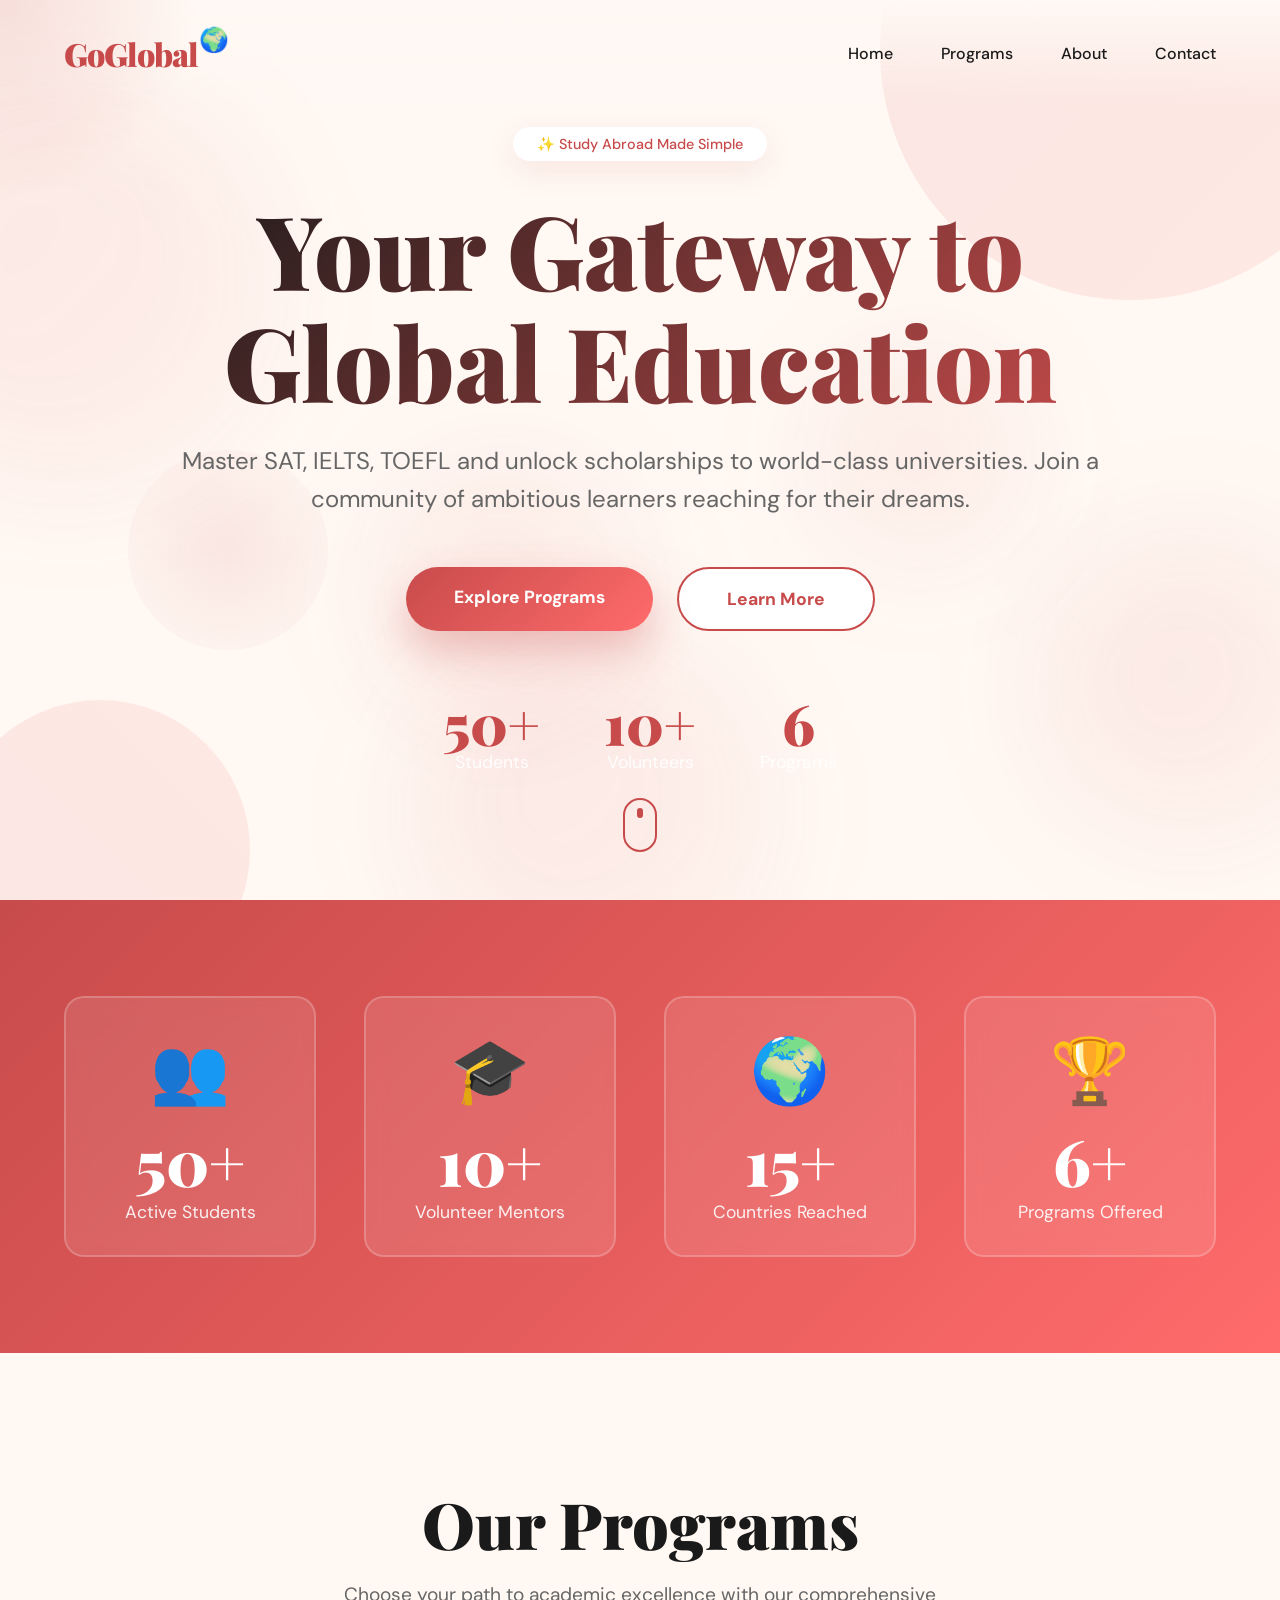
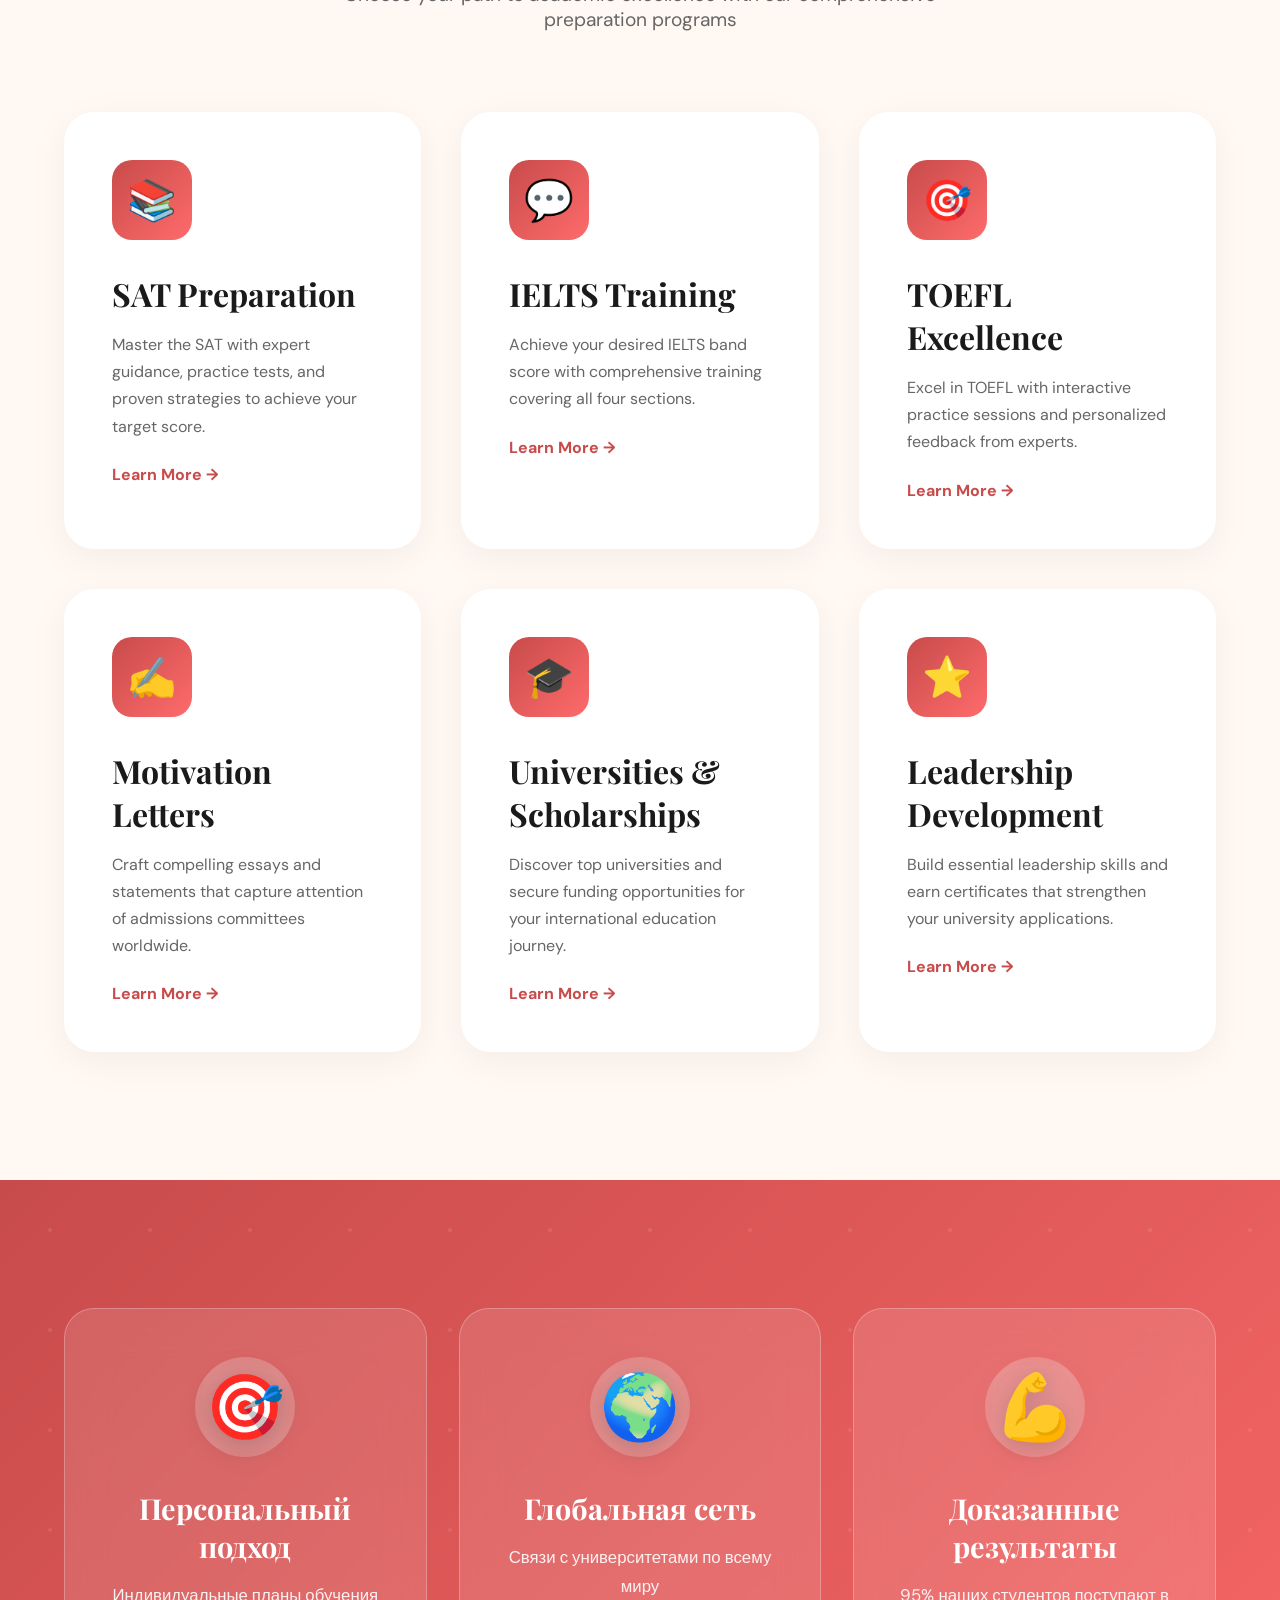
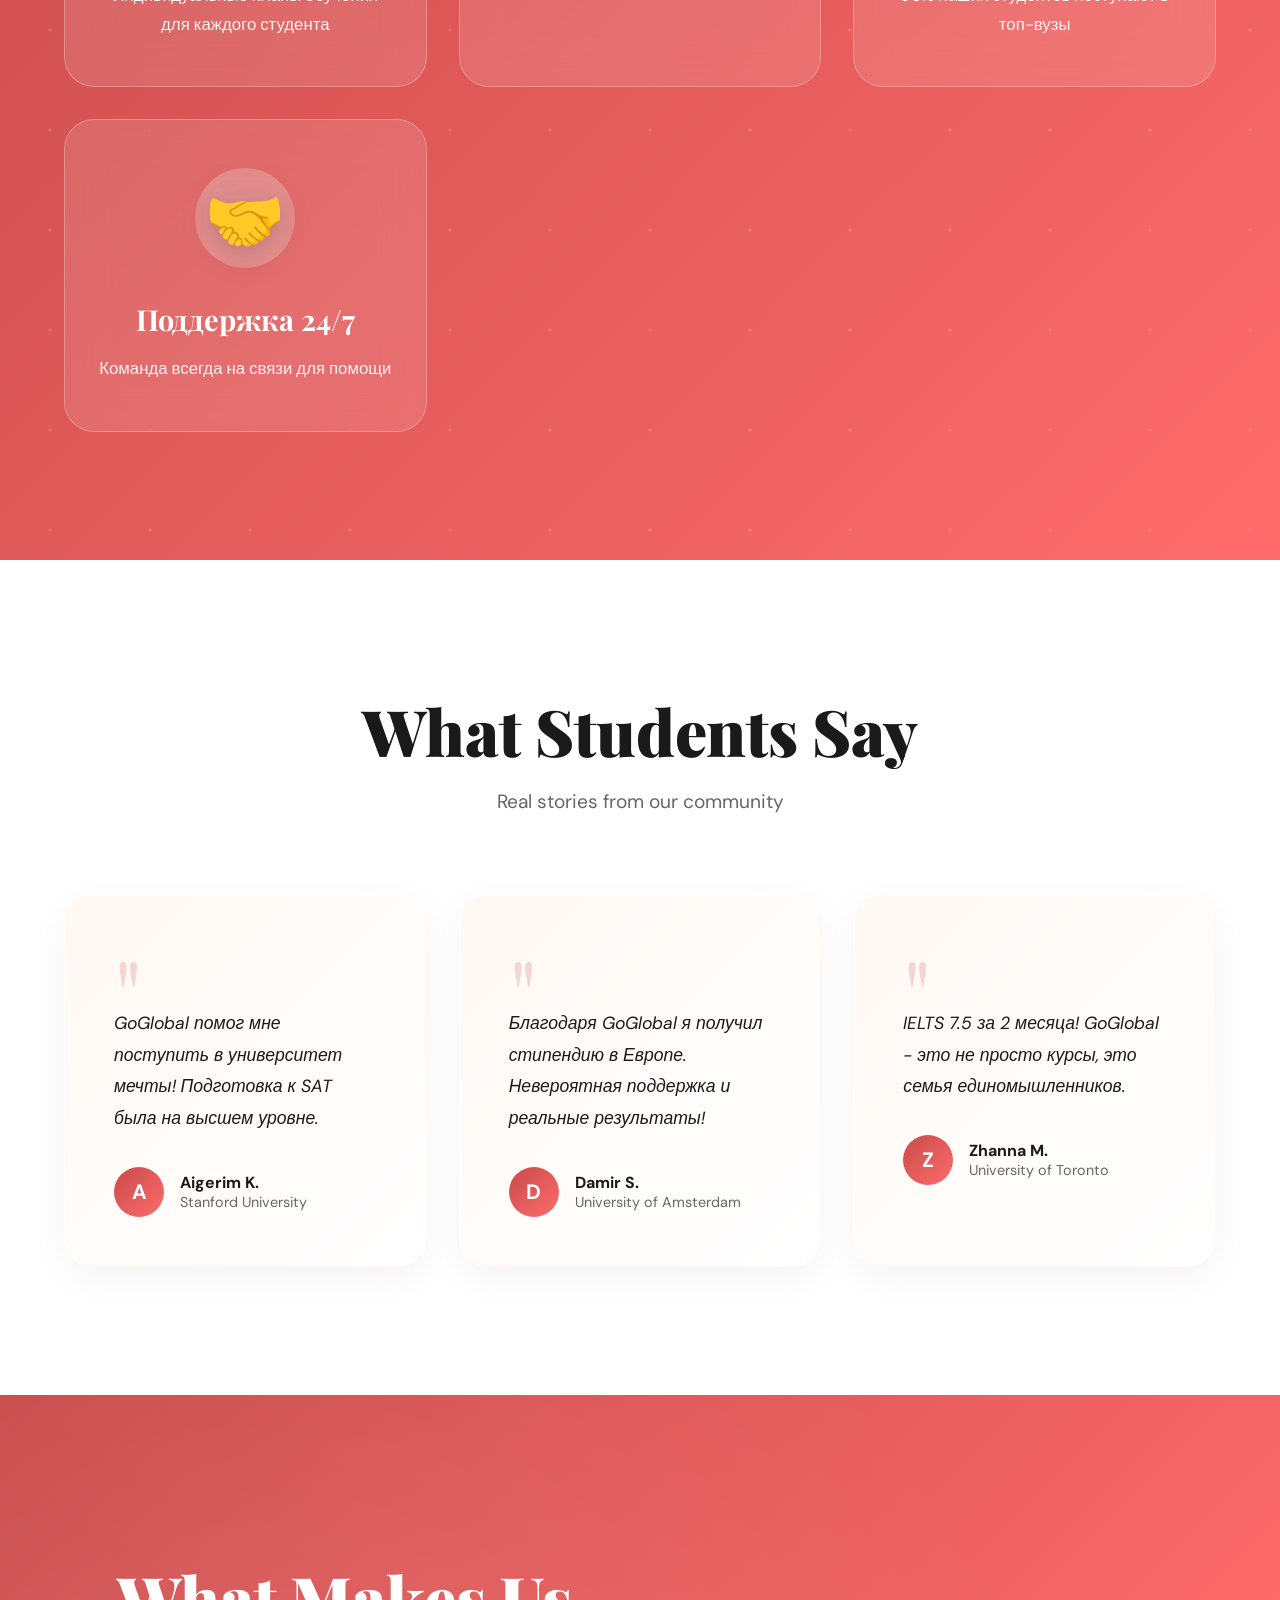
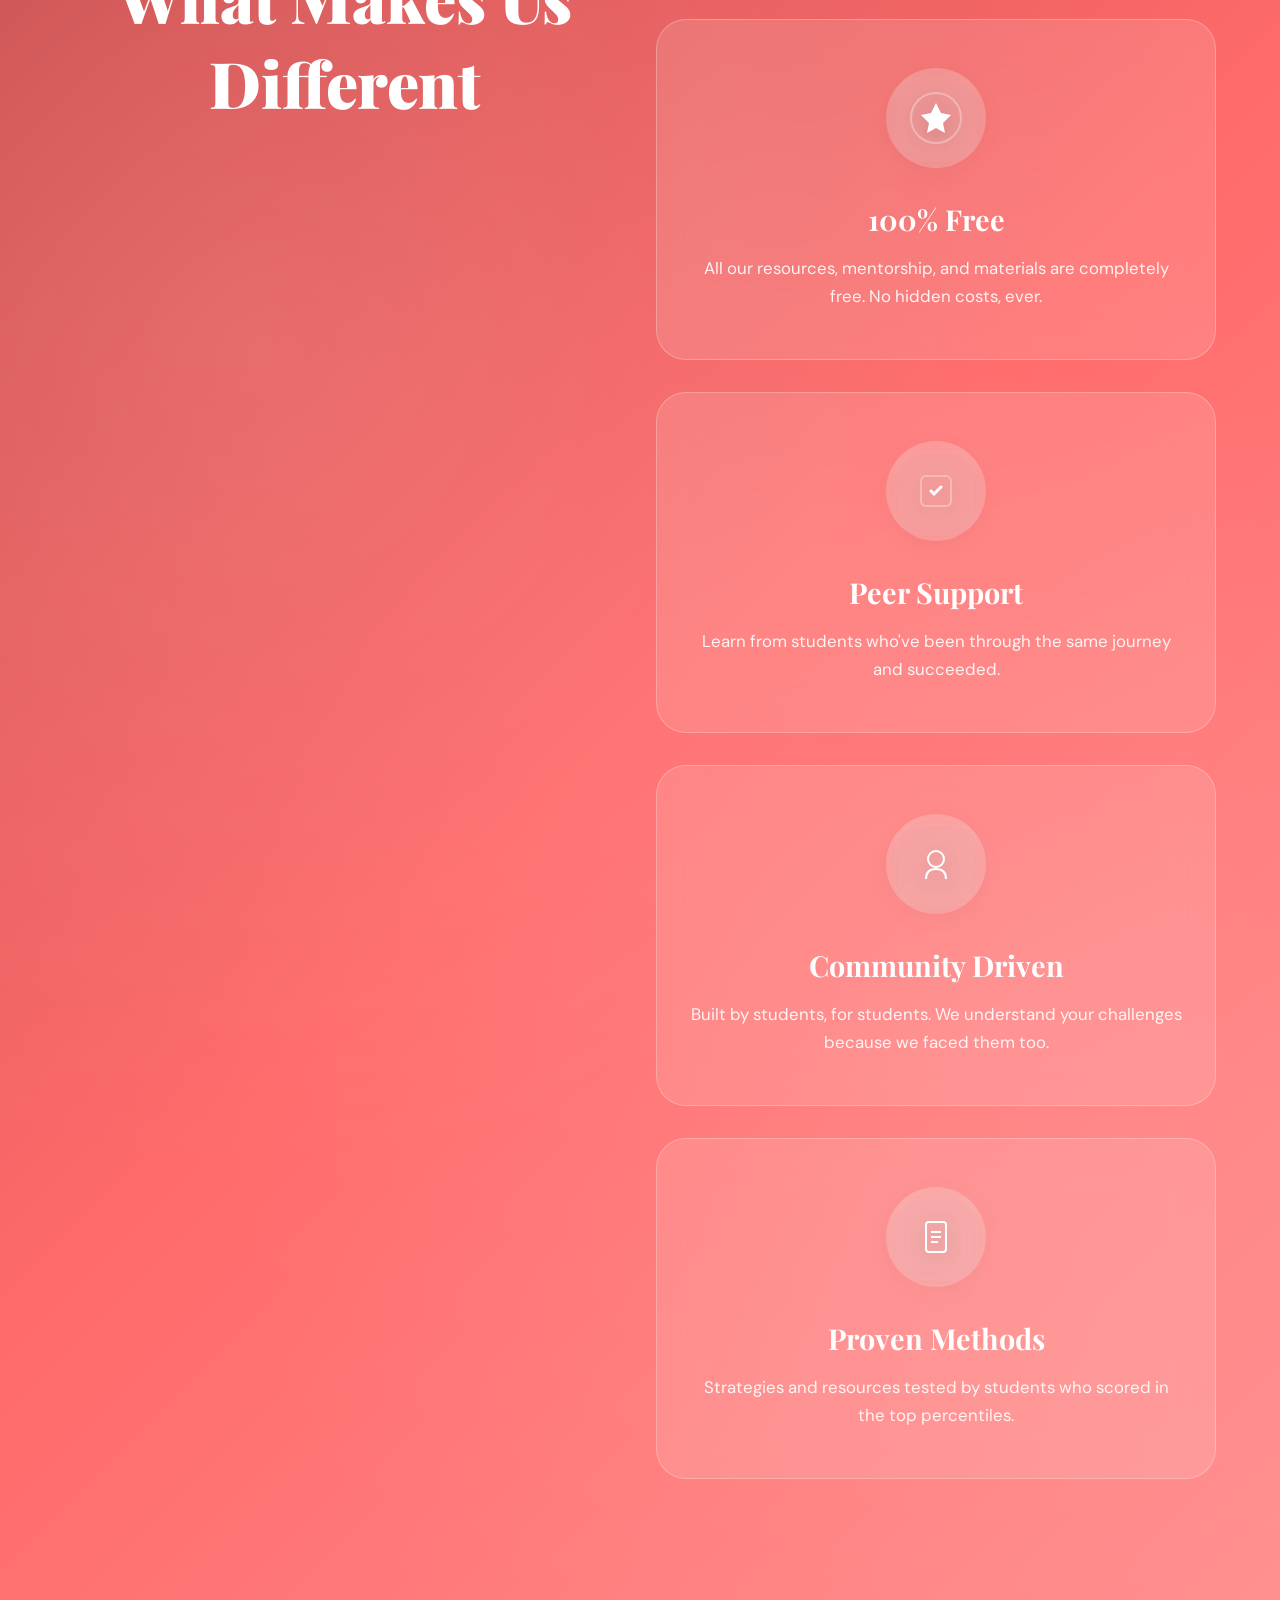
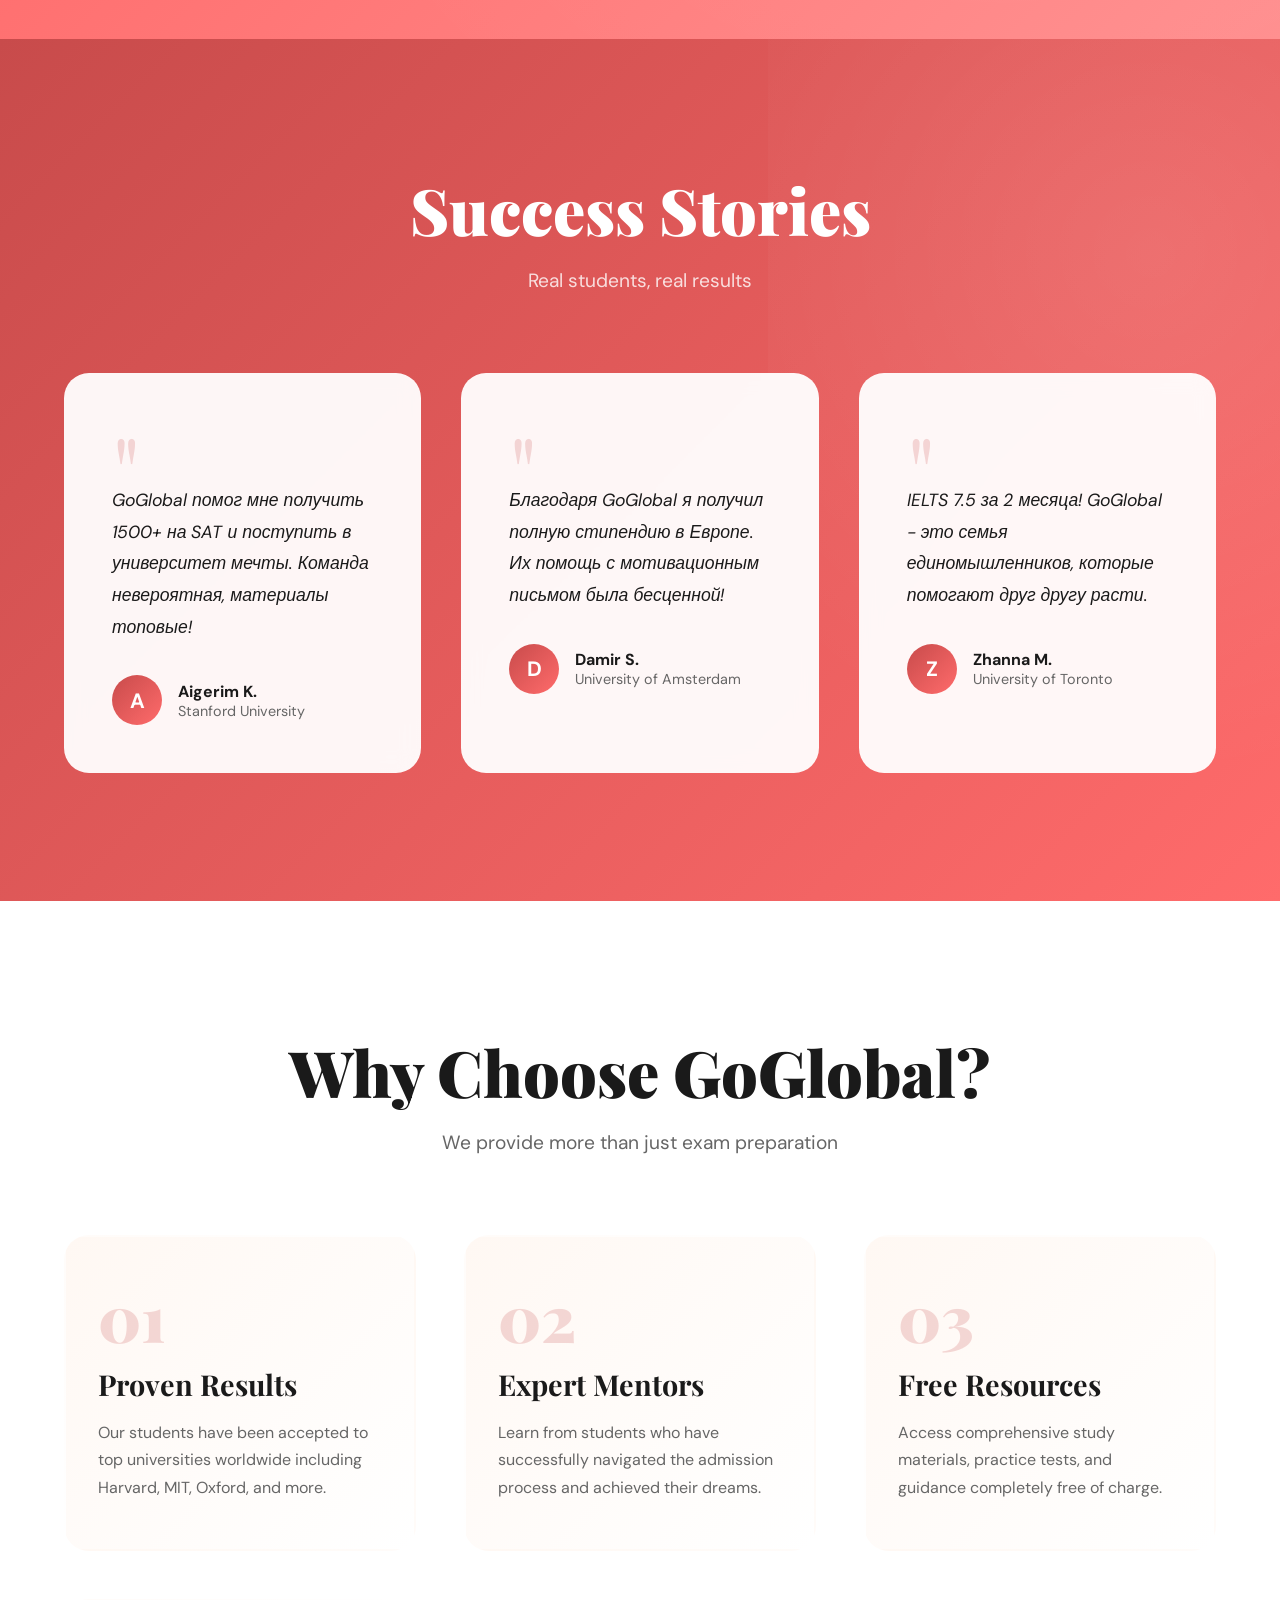
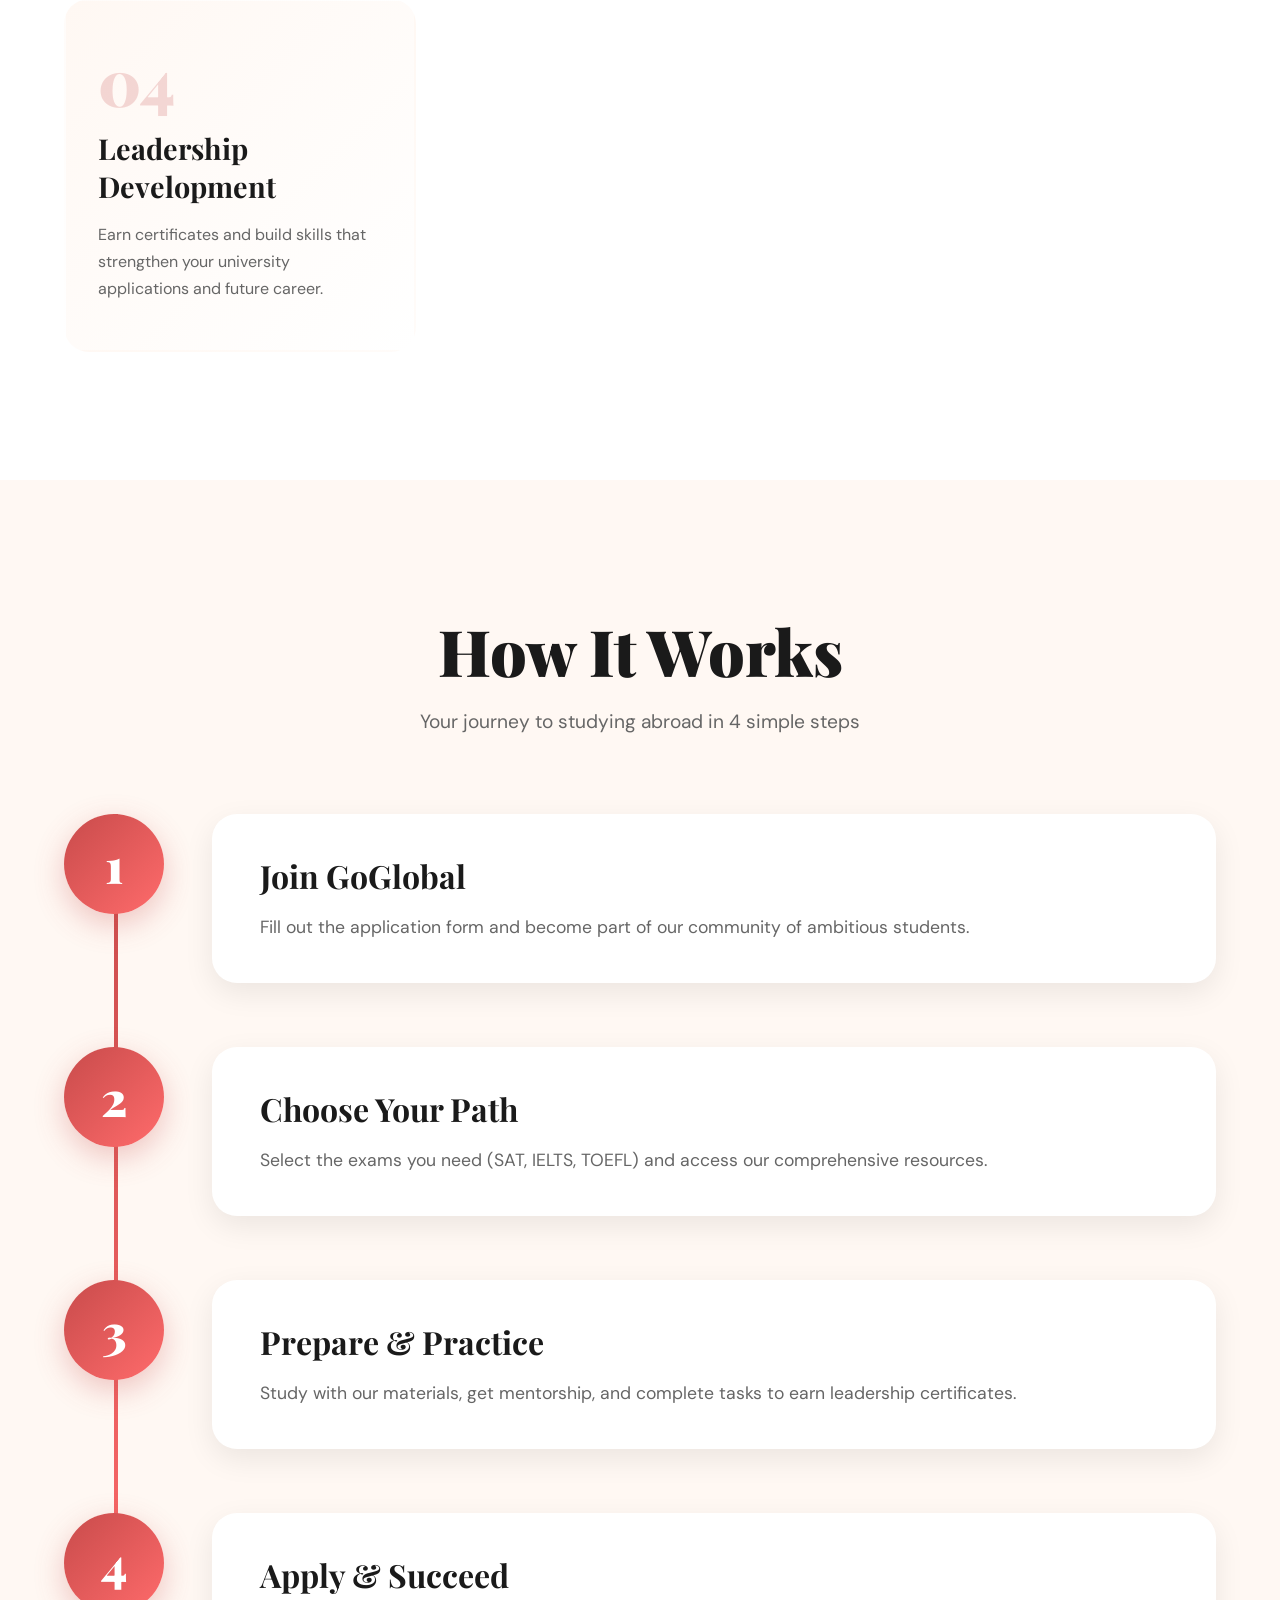
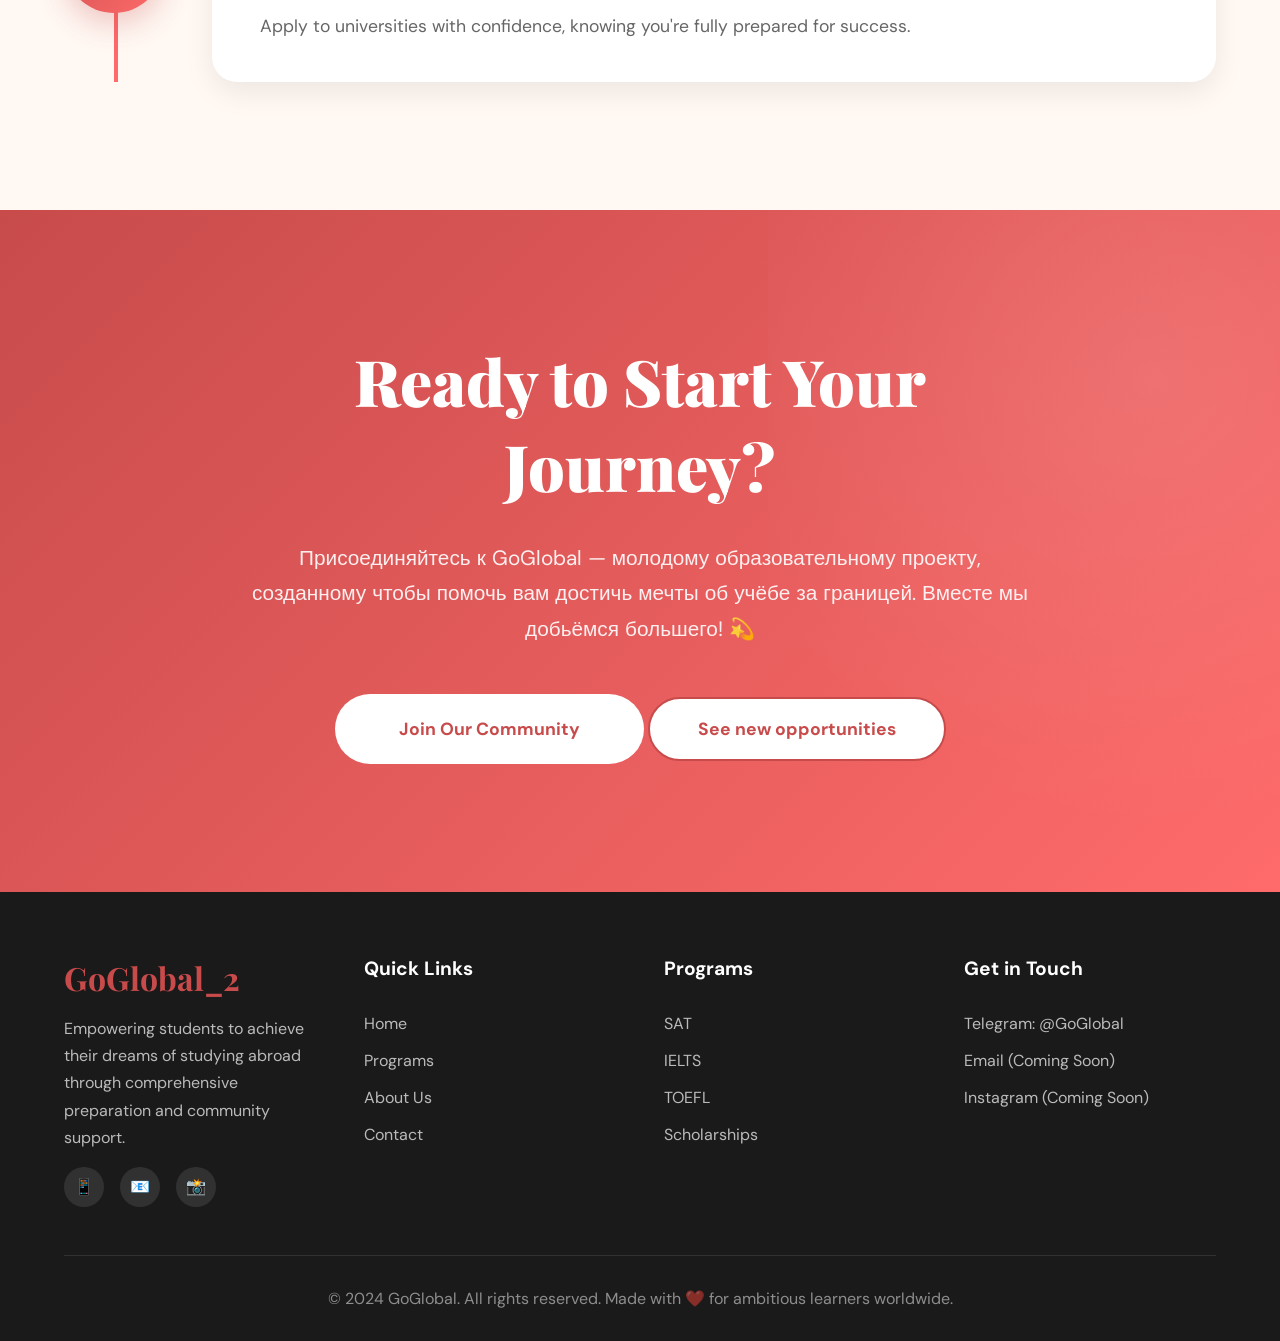
<file: index.html>
<!DOCTYPE html>
<html lang="en">
  <head>
    <meta charset="UTF-8" />
    <meta name="viewport" content="width=device-width, initial-scale=1.0" />
    <title>GoGlobal_2 - Your Gateway to Study Abroad</title>
    <link
      href="https://fonts.googleapis.com/css2?family=Playfair+Display:wght@700;900&family=DM+Sans:wght@400;500;700&display=swap"
      rel="stylesheet"
    />
    <style>
      .mouse-trail {
        position: fixed;
        width: 10px;
        height: 10px;
        border-radius: 50%;
        background: radial-gradient(circle, var(--primary), transparent);
        pointer-events: none;
        z-index: 9999;
        transform: translate(-50%, -50%);
        animation: trail-fade 1s ease-out forwards;
      }

      @keyframes trail-fade {
        0% {
          transform: translate(-50%, -50%) scale(1);
          opacity: 0.8;
        }
        100% {
          transform: translate(-50%, -50%) scale(3);
          opacity: 0;
        }
      }
      * {
        margin: 0;
        padding: 0;
        box-sizing: border-box;
      }
      /* Floating Elements */
      .floating-elements {
        position: fixed;
        top: 0;
        left: 0;
        width: 100%;
        height: 100%;
        pointer-events: none;
        z-index: 0;
        overflow: hidden;
      }

      .float-shape {
        position: absolute;
        border-radius: 50%;
        background: linear-gradient(135deg, rgba(200, 75, 75, 0.1), rgba(255, 107, 107, 0.05));
        filter: blur(60px);
      }

      .shape-1 {
        width: 400px;
        height: 400px;
        top: 10%;
        left: -10%;
        animation: float-1 25s infinite ease-in-out;
      }

      .shape-2 {
        width: 300px;
        height: 300px;
        top: 60%;
        right: -5%;
        animation: float-2 20s infinite ease-in-out;
      }

      .shape-3 {
        width: 250px;
        height: 250px;
        bottom: 20%;
        left: 30%;
        animation: float-3 30s infinite ease-in-out;
      }

      .shape-4 {
        width: 200px;
        height: 200px;
        top: 40%;
        right: 20%;
        animation: float-1 22s infinite ease-in-out reverse;
      }

      .shape-5 {
        width: 350px;
        height: 350px;
        bottom: -10%;
        right: 40%;
        animation: float-2 28s infinite ease-in-out reverse;
      }

      @keyframes float-1 {
        0%,
        100% {
          transform: translate(0, 0) rotate(0deg);
        }
        25% {
          transform: translate(50px, 100px) rotate(90deg);
        }
        50% {
          transform: translate(100px, 50px) rotate(180deg);
        }
        75% {
          transform: translate(50px, -50px) rotate(270deg);
        }
      }

      @keyframes float-2 {
        0%,
        100% {
          transform: translate(0, 0) scale(1);
        }
        33% {
          transform: translate(-80px, 80px) scale(1.2);
        }
        66% {
          transform: translate(80px, -80px) scale(0.8);
        }
      }

      @keyframes float-3 {
        0%,
        100% {
          transform: translate(0, 0) rotate(0deg) scale(1);
        }
        50% {
          transform: translate(100px, 100px) rotate(180deg) scale(1.1);
        }
      }

      /* Success Stories */
      .success-stories {
        padding: 8rem 4rem;
        background: linear-gradient(135deg, var(--primary) 0%, var(--accent) 100%);
        position: relative;
        overflow: hidden;
      }

      .success-stories::before {
        content: "";
        position: absolute;
        top: -50%;
        right: -20%;
        width: 60%;
        height: 150%;
        background: radial-gradient(circle, rgba(255, 255, 255, 0.1) 0%, transparent 70%);
        animation: float-rotate 20s infinite;
      }

      .success-container {
        max-width: 1400px;
        margin: 0 auto;
        position: relative;
        z-index: 1;
      }

      .stories-grid {
        display: grid;
        grid-template-columns: repeat(auto-fit, minmax(320px, 1fr));
        gap: 2.5rem;
        margin-top: 4rem;
      }

      .story-card {
        background: rgba(255, 255, 255, 0.95);
        backdrop-filter: blur(10px);
        padding: 3rem;
        border-radius: 25px;
        transition: all 0.4s;
      }

      .story-card:hover {
        transform: translateY(-10px);
        background: white;
        box-shadow: 0 30px 60px rgba(0, 0, 0, 0.2);
      }

      .story-quote {
        font-family: "Playfair Display", serif;
        font-size: 6rem;
        color: var(--primary);
        opacity: 0.2;
        line-height: 1;
        margin-bottom: -2rem;
      }

      .story-text {
        font-size: 1.1rem;
        line-height: 1.8;
        color: var(--dark);
        margin-bottom: 2rem;
        font-style: italic;
      }

      .story-author {
        display: flex;
        align-items: center;
        gap: 1rem;
      }

      .author-img {
        width: 50px;
        height: 50px;
        background: linear-gradient(135deg, var(--primary), var(--accent));
        border-radius: 50%;
        display: flex;
        align-items: center;
        justify-content: center;
        color: white;
        font-weight: 700;
        font-size: 1.3rem;
      }

      .author-name {
        font-weight: 700;
        color: var(--dark);
      }

      .author-uni {
        font-size: 0.9rem;
        color: var(--gray);
      }
      /* Loader */
      .loader-wrapper {
        position: fixed;
        top: 0;
        left: 0;
        width: 100%;
        height: 100%;
        background: var(--cream);
        display: flex;
        align-items: center;
        justify-content: center;
        z-index: 10000;
        transition: opacity 0.5s, visibility 0.5s;
      }

      .loader-wrapper.hidden {
        opacity: 0;
        visibility: hidden;
      }

      .loader-content {
        text-align: center;
      }

      .loader-logo {
        font-family: "Playfair Display", serif;
        font-size: 4rem;
        font-weight: 900;
        color: var(--primary);
        margin-bottom: 2rem;
        animation: pulse-logo 1.5s ease-in-out infinite;
      }

      @keyframes pulse-logo {
        0%,
        100% {
          transform: scale(1);
          opacity: 1;
        }
        50% {
          transform: scale(1.05);
          opacity: 0.8;
        }
      }

      .loader-bar {
        width: 300px;
        height: 4px;
        background: rgba(200, 75, 75, 0.2);
        border-radius: 10px;
        overflow: hidden;
      }

      .loader-progress {
        height: 100%;
        background: linear-gradient(90deg, var(--primary), var(--accent));
        border-radius: 10px;
        animation: loading 2s ease-in-out;
      }

      @keyframes loading {
        0% {
          width: 0%;
        }
        100% {
          width: 100%;
        }
      }
      :root {
        --primary: #c84b4b;
        --primary-dark: #991b1b;
        --accent: #ff6b6b;
        --cream: #fff8f3;
        --dark: #1a1a1a;
        --gray: #666;
      }

      body {
        font-family: "DM Sans", sans-serif;
        background: var(--cream);
        color: var(--dark);
        overflow-x: hidden;
      }

      /* Custom Cursor Effect */
      .cursor-glow {
        position: fixed;
        width: 400px;
        height: 400px;
        border-radius: 50%;
        background: radial-gradient(circle, rgba(200, 75, 75, 0.15) 0%, transparent 70%);
        pointer-events: none;
        z-index: 9999;
        transform: translate(-50%, -50%);
        transition: opacity 0.3s;
      }

      /* Navigation */
      nav {
        position: fixed;
        top: 0;
        width: 100%;
        padding: 2rem 4rem;
        display: flex;
        justify-content: space-between;
        align-items: center;
        z-index: 1000;
        background: linear-gradient(180deg, var(--cream) 0%, transparent 100%);
      }

      .logo {
        font-family: "Playfair Display", serif;
        font-size: 2rem;
        font-weight: 900;
        color: var(--primary);
        letter-spacing: -1px;
        position: relative;
      }

      .logo::after {
        content: "🌍";
        position: absolute;
        top: -10px;
        right: -30px;
        font-size: 1.5rem;
        animation: float 3s ease-in-out infinite;
      }

      .nav-links {
        display: flex;
        gap: 3rem;
        list-style: none;
      }

      .nav-links a {
        color: var(--dark);
        text-decoration: none;
        font-weight: 500;
        position: relative;
        transition: color 0.3s;
      }

      .nav-links a::after {
        content: "";
        position: absolute;
        bottom: -5px;
        left: 0;
        width: 0;
        height: 2px;
        background: var(--primary);
        transition: width 0.3s;
      }

      .nav-links a:hover {
        color: var(--primary);
      }

      .nav-links a:hover::after {
        width: 100%;
      }

      /* Hero Section */
      .hero {
        min-height: 100vh;
        display: flex;
        align-items: center;
        justify-content: center;
        position: relative;
        padding: 0 4rem;
        overflow: hidden;
      }

      /* Animated Background Elements */
      .bg-shapes {
        position: absolute;
        width: 100%;
        height: 100%;
        top: 0;
        left: 0;
        z-index: 0;
        overflow: hidden;
      }

      .shape {
        position: absolute;
        border-radius: 50%;
        opacity: 0.1;
      }

      .shape1 {
        width: 500px;
        height: 500px;
        background: linear-gradient(135deg, var(--primary), var(--accent));
        top: -200px;
        right: -100px;
        animation: float-rotate 20s infinite ease-in-out;
      }

      .shape2 {
        width: 300px;
        height: 300px;
        background: linear-gradient(225deg, var(--accent), var(--primary));
        bottom: -100px;
        left: -50px;
        animation: float-rotate 15s infinite ease-in-out reverse;
      }

      .shape3 {
        width: 200px;
        height: 200px;
        background: radial-gradient(circle, var(--primary), transparent);
        top: 50%;
        left: 10%;
        animation: pulse 8s infinite;
      }

      @keyframes float-rotate {
        0%,
        100% {
          transform: translate(0, 0) rotate(0deg) scale(1);
        }
        33% {
          transform: translate(50px, -50px) rotate(120deg) scale(1.1);
        }
        66% {
          transform: translate(-30px, 30px) rotate(240deg) scale(0.9);
        }
      }

      @keyframes float {
        0%,
        100% {
          transform: translateY(0px);
        }
        50% {
          transform: translateY(-20px);
        }
      }

      @keyframes pulse {
        0%,
        100% {
          transform: scale(1);
          opacity: 0.1;
        }
        50% {
          transform: scale(1.2);
          opacity: 0.2;
        }
      }

      .hero-content {
        position: relative;
        z-index: 1;
        text-align: center;
        max-width: 1000px;
        animation: fadeInUp 1s ease-out;
      }

      @keyframes fadeInUp {
        from {
          opacity: 0;
          transform: translateY(30px);
        }
        to {
          opacity: 1;
          transform: translateY(0);
        }
      }

      .hero-badge {
        display: inline-block;
        padding: 0.5rem 1.5rem;
        background: white;
        border-radius: 50px;
        font-size: 0.9rem;
        font-weight: 500;
        color: var(--primary);
        margin-bottom: 2rem;
        box-shadow: 0 10px 30px rgba(200, 75, 75, 0.1);
        animation: slideDown 0.8s ease-out 0.2s backwards;
      }

      @keyframes slideDown {
        from {
          opacity: 0;
          transform: translateY(-20px);
        }
      }

      .hero h1 {
        font-family: "Playfair Display", serif;
        font-size: clamp(3rem, 8vw, 7rem);
        font-weight: 900;
        line-height: 1.1;
        margin-bottom: 1.5rem;
        background: linear-gradient(135deg, var(--dark) 0%, var(--primary) 100%);
        -webkit-background-clip: text;
        -webkit-text-fill-color: transparent;
        background-clip: text;
        animation: slideDown 0.8s ease-out 0.4s backwards;
      }

      .hero-subtitle {
        font-size: clamp(1.1rem, 2vw, 1.5rem);
        color: var(--gray);
        margin-bottom: 3rem;
        line-height: 1.6;
        animation: slideDown 0.8s ease-out 0.6s backwards;
      }

      .cta-buttons {
        display: flex;
        gap: 1.5rem;
        justify-content: center;
        flex-wrap: wrap;
        animation: slideDown 0.8s ease-out 0.8s backwards;
      }

      .btn {
        padding: 1.2rem 3rem;
        border-radius: 50px;
        font-weight: 700;
        font-size: 1.1rem;
        cursor: pointer;
        border: none;
        transition: all 0.4s cubic-bezier(0.68, -0.55, 0.265, 1.55);
        text-decoration: none;
        display: inline-block;
      }

      .btn-primary {
        background: linear-gradient(135deg, var(--primary), var(--accent));
        color: white;
        box-shadow: 0 20px 40px rgba(200, 75, 75, 0.3);
        position: relative;
        overflow: hidden;
      }

      .btn-primary::before {
        content: "";
        position: absolute;
        top: 0;
        left: -100%;
        width: 100%;
        height: 100%;
        background: linear-gradient(90deg, transparent, rgba(255, 255, 255, 0.3), transparent);
        transition: left 0.5s;
      }

      .btn-primary:hover::before {
        left: 100%;
      }

      .btn-primary:hover {
        transform: translateY(-5px) scale(1.05);
        box-shadow: 0 25px 50px rgba(200, 75, 75, 0.4);
      }

      .btn-secondary {
        background: white;
        color: var(--primary);
        border: 2px solid var(--primary);
      }

      .btn-secondary:hover {
        background: var(--primary);
        color: white;
        transform: translateY(-5px);
        box-shadow: 0 20px 40px rgba(200, 75, 75, 0.2);
      }

      /* Stats */
      .stats {
        display: flex;
        gap: 4rem;
        justify-content: center;
        margin-top: 4rem;
        animation: slideDown 0.8s ease-out 1s backwards;
      }

      .stat-item {
        text-align: center;
      }

      .stat-number {
        font-family: "Playfair Display", serif;
        font-size: 3.5rem;
        font-weight: 900;
        color: var(--primary);
        display: block;
        line-height: 1;
      }

      .stat-label {
        color: var(--gray);
        margin-top: 0.5rem;
        font-size: 1rem;
      }

      /* Programs Section */
      .programs {
        padding: 8rem 4rem;
        position: relative;
      }

      .section-title {
        font-family: "Playfair Display", serif;
        font-size: clamp(2.5rem, 5vw, 4rem);
        font-weight: 900;
        text-align: center;
        margin-bottom: 1rem;
        color: var(--dark);
      }

      .section-subtitle {
        text-align: center;
        color: var(--gray);
        font-size: 1.2rem;
        margin-bottom: 5rem;
        max-width: 600px;
        margin-left: auto;
        margin-right: auto;
      }

      .programs-grid {
        display: grid;
        grid-template-columns: repeat(auto-fit, minmax(350px, 1fr));
        gap: 2.5rem;
        max-width: 1400px;
        margin: 0 auto;
      }

      .program-card {
        background: white;
        border-radius: 30px;
        padding: 3rem;
        position: relative;
        overflow: hidden;
        transition: all 0.5s cubic-bezier(0.68, -0.55, 0.265, 1.55);
        cursor: pointer;
        box-shadow: 0 10px 40px rgba(0, 0, 0, 0.05);
      }

      .program-card::before {
        content: "";
        position: absolute;
        top: 0;
        left: 0;
        width: 100%;
        height: 100%;
        background: linear-gradient(135deg, var(--primary), var(--accent));
        opacity: 0;
        transition: opacity 0.5s;
        z-index: 0;
      }

      .program-card:hover::before {
        opacity: 1;
      }

      .program-card:hover {
        transform: translateY(-15px) rotate(2deg);
        box-shadow: 0 30px 60px rgba(200, 75, 75, 0.3);
      }

      .program-card > * {
        position: relative;
        z-index: 1;
      }

      .program-icon {
        width: 80px;
        height: 80px;
        background: linear-gradient(135deg, var(--primary), var(--accent));
        border-radius: 20px;
        display: flex;
        align-items: center;
        justify-content: center;
        font-size: 2.5rem;
        margin-bottom: 2rem;
        transition: all 0.5s;
      }

      .program-card:hover .program-icon {
        background: white;
        transform: rotate(10deg) scale(1.1);
      }

      .program-card h3 {
        font-family: "Playfair Display", serif;
        font-size: 2rem;
        font-weight: 700;
        margin-bottom: 1rem;
        transition: color 0.5s;
      }

      .program-card:hover h3 {
        color: white;
      }

      .program-card p {
        color: var(--gray);
        line-height: 1.7;
        margin-bottom: 1.5rem;
        transition: color 0.5s;
      }

      .program-card:hover p {
        color: rgba(255, 255, 255, 0.9);
      }

      .program-link {
        color: var(--primary);
        font-weight: 700;
        text-decoration: none;
        display: inline-flex;
        align-items: center;
        gap: 0.5rem;
        transition: all 0.3s;
      }

      .program-card:hover .program-link {
        color: white;
        gap: 1rem;
      }

      /* CTA Section */
      .cta-section {
        padding: 8rem 4rem;
        background: linear-gradient(135deg, var(--primary), var(--accent));
        position: relative;
        overflow: hidden;
      }

      .cta-section::before {
        content: "";
        position: absolute;
        top: -50%;
        right: -20%;
        width: 60%;
        height: 150%;
        background: radial-gradient(circle, rgba(255, 255, 255, 0.1) 0%, transparent 70%);
        animation: float-rotate 20s infinite;
      }

      .cta-content {
        max-width: 800px;
        margin: 0 auto;
        text-align: center;
        position: relative;
        z-index: 1;
      }

      .cta-content h2 {
        font-family: "Playfair Display", serif;
        font-size: clamp(2.5rem, 5vw, 4rem);
        font-weight: 900;
        color: white;
        margin-bottom: 2rem;
      }

      .cta-content p {
        font-size: 1.3rem;
        color: rgba(255, 255, 255, 0.9);
        margin-bottom: 3rem;
        line-height: 1.7;
      }

      .btn-white {
        background: white;
        color: var(--primary);
        padding: 1.5rem 4rem;
      }

      .btn-white:hover {
        transform: translateY(-5px) scale(1.05);
        box-shadow: 0 25px 50px rgba(0, 0, 0, 0.3);
      }

      /* Footer */
      footer {
        background: var(--dark);
        color: white;
        padding: 4rem 4rem 2rem;
      }

      .footer-content {
        max-width: 1400px;
        margin: 0 auto;
        display: grid;
        grid-template-columns: repeat(auto-fit, minmax(250px, 1fr));
        gap: 3rem;
        margin-bottom: 3rem;
      }

      .footer-brand h3 {
        font-family: "Playfair Display", serif;
        font-size: 2rem;
        color: var(--primary);
        margin-bottom: 1rem;
      }

      .footer-brand p {
        color: rgba(255, 255, 255, 0.7);
        line-height: 1.7;
      }

      .footer-links h4 {
        margin-bottom: 1.5rem;
        font-size: 1.2rem;
      }

      .footer-links ul {
        list-style: none;
      }

      .footer-links a {
        color: rgba(255, 255, 255, 0.7);
        text-decoration: none;
        display: block;
        padding: 0.5rem 0;
        transition: color 0.3s;
      }

      .footer-links a:hover {
        color: var(--primary);
      }

      .footer-bottom {
        text-align: center;
        padding-top: 2rem;
        border-top: 1px solid rgba(255, 255, 255, 0.1);
        color: rgba(255, 255, 255, 0.5);
      }

      .social-links {
        display: flex;
        gap: 1rem;
        margin-top: 1rem;
      }

      .social-link {
        width: 40px;
        height: 40px;
        background: rgba(255, 255, 255, 0.1);
        border-radius: 50%;
        display: flex;
        align-items: center;
        justify-content: center;
        color: white;
        text-decoration: none;
        transition: all 0.3s;
      }

      .social-link:hover {
        background: var(--primary);
        transform: translateY(-5px);
      }

      /* Scroll indicator */
      .scroll-indicator {
        position: absolute;
        bottom: 3rem;
        left: 50%;
        transform: translateX(-50%);
        animation: bounce 2s infinite;
      }

      @keyframes bounce {
        0%,
        100% {
          transform: translateX(-50%) translateY(0);
        }
        50% {
          transform: translateX(-50%) translateY(10px);
        }
      }

      .scroll-indicator::before {
        content: "";
        display: block;
        width: 30px;
        height: 50px;
        border: 2px solid var(--primary);
        border-radius: 20px;
        position: relative;
      }

      .scroll-indicator::after {
        content: "";
        position: absolute;
        top: 10px;
        left: 50%;
        transform: translateX(-50%);
        width: 6px;
        height: 10px;
        background: var(--primary);
        border-radius: 3px;
        animation: scroll 2s infinite;
      }

      @keyframes scroll {
        0% {
          opacity: 1;
          transform: translateX(-50%) translateY(0);
        }
        100% {
          opacity: 0;
          transform: translateX(-50%) translateY(20px);
        }
      }

      /* Responsive */
      @media (max-width: 768px) {
        nav {
          padding: 1.5rem 2rem;
        }

        .nav-links {
          gap: 1.5rem;
        }

        .hero {
          padding: 0 2rem;
        }

        .programs {
          padding: 4rem 2rem;
        }

        .programs-grid {
          grid-template-columns: 1fr;
        }

        .cta-section {
          padding: 4rem 2rem;
        }

        .stats {
          gap: 2rem;
        }

        .stat-number {
          font-size: 2.5rem;
        }
      }
      /* Floating Particles */
      .particles {
        position: fixed;
        top: 0;
        left: 0;
        width: 100%;
        height: 100%;
        pointer-events: none;
        z-index: 1;
        overflow: hidden;
      }

      .particle {
        position: absolute;
        width: 4px;
        height: 4px;
        background: var(--primary);
        border-radius: 50%;
        opacity: 0.3;
        animation: float-particles 15s infinite ease-in-out;
      }

      .particle:nth-child(1) {
        left: 10%;
        animation-delay: 0s;
        animation-duration: 12s;
      }
      .particle:nth-child(2) {
        left: 20%;
        animation-delay: 2s;
        animation-duration: 15s;
      }
      .particle:nth-child(3) {
        left: 30%;
        animation-delay: 4s;
        animation-duration: 18s;
      }
      .particle:nth-child(4) {
        left: 50%;
        animation-delay: 1s;
        animation-duration: 14s;
      }
      .particle:nth-child(5) {
        left: 60%;
        animation-delay: 3s;
        animation-duration: 16s;
      }
      .particle:nth-child(6) {
        left: 70%;
        animation-delay: 5s;
        animation-duration: 13s;
      }
      .particle:nth-child(7) {
        left: 80%;
        animation-delay: 2.5s;
        animation-duration: 17s;
      }
      .particle:nth-child(8) {
        left: 90%;
        animation-delay: 4.5s;
        animation-duration: 11s;
      }

      @keyframes float-particles {
        0% {
          transform: translateY(100vh) translateX(0) scale(0);
          opacity: 0;
        }
        10% {
          opacity: 0.3;
        }
        90% {
          opacity: 0.3;
        }
        100% {
          transform: translateY(-100px) translateX(100px) scale(1.5);
          opacity: 0;
        }
      }
      .gradient-text {
        background: linear-gradient(45deg, var(--primary), var(--accent), #ffd700, var(--primary));
        background-size: 300% 300%;
        -webkit-background-clip: text;
        -webkit-text-fill-color: transparent;
        background-clip: text;
        animation: gradient-shift 5s ease infinite;
      }

      @keyframes gradient-shift {
        0%,
        100% {
          background-position: 0% 50%;
        }
        50% {
          background-position: 100% 50%;
        }
      }
      /* Testimonials */
      .testimonials {
        padding: 8rem 4rem;
        background: white;
      }

      .testimonials-slider {
        display: grid;
        grid-template-columns: repeat(auto-fit, minmax(320px, 1fr));
        gap: 2rem;
        max-width: 1400px;
        margin: 0 auto;
      }

      .testimonial-card {
        background: linear-gradient(135deg, #fff8f3 0%, white 100%);
        padding: 3rem;
        border-radius: 30px;
        position: relative;
        box-shadow: 0 10px 40px rgba(0, 0, 0, 0.05);
        transition: all 0.4s;
        border: 2px solid transparent;
      }

      .testimonial-card:hover {
        transform: translateY(-10px);
        box-shadow: 0 20px 60px rgba(200, 75, 75, 0.15);
        border-color: var(--primary);
      }

      .quote-icon {
        font-size: 6rem;
        font-family: "Playfair Display", serif;
        color: var(--primary);
        opacity: 0.2;
        line-height: 1;
        margin-bottom: -2rem;
      }

      .testimonial-text {
        font-size: 1.1rem;
        line-height: 1.8;
        color: var(--dark);
        margin-bottom: 2rem;
        font-style: italic;
      }

      .testimonial-author {
        display: flex;
        align-items: center;
        gap: 1rem;
      }

      .author-avatar {
        width: 50px;
        height: 50px;
        background: linear-gradient(135deg, var(--primary), var(--accent));
        border-radius: 50%;
        display: flex;
        align-items: center;
        justify-content: center;
        color: white;
        font-weight: 700;
        font-size: 1.3rem;
      }

      .author-name {
        font-weight: 700;
        color: var(--dark);
      }

      .author-role {
        font-size: 0.9rem;
        color: var(--gray);
      }
      /* Glass Features */
      .features-glass {
        padding: 8rem 4rem;
        background: linear-gradient(135deg, var(--primary) 0%, var(--accent) 100%);
        position: relative;
        overflow: hidden;
      }

      .features-glass::before {
        content: "";
        position: absolute;
        top: 0;
        left: 0;
        right: 0;
        bottom: 0;
        background: url('data:image/svg+xml,<svg width="100" height="100" xmlns="http://www.w3.org/2000/svg"><circle cx="50" cy="50" r="2" fill="white" opacity="0.1"/></svg>');
        animation: float 20s linear infinite;
      }

      .glass-container {
        max-width: 1400px;
        margin: 0 auto;
        display: grid;
        grid-template-columns: repeat(auto-fit, minmax(280px, 1fr));
        gap: 2rem;
        position: relative;
        z-index: 1;
      }

      .glass-card {
        background: rgba(255, 255, 255, 0.1);
        backdrop-filter: blur(10px);
        -webkit-backdrop-filter: blur(10px);
        border: 1px solid rgba(255, 255, 255, 0.2);
        border-radius: 25px;
        padding: 3rem 2rem;
        text-align: center;
        transition: all 0.4s;
      }

      .glass-card:hover {
        background: rgba(255, 255, 255, 0.2);
        transform: translateY(-10px);
        box-shadow: 0 20px 40px rgba(0, 0, 0, 0.2);
      }

      .glass-icon {
        font-size: 4rem;
        margin-bottom: 1.5rem;
        filter: drop-shadow(0 5px 10px rgba(0, 0, 0, 0.2));
      }

      .glass-card h3 {
        font-family: "Playfair Display", serif;
        font-size: 1.5rem;
        color: white;
        margin-bottom: 1rem;
        font-weight: 700;
      }

      .glass-card p {
        color: rgba(255, 255, 255, 0.9);
        line-height: 1.6;
      }
      /* Why GoGlobal Section */
      .why-section {
        padding: 8rem 4rem;
        background: white;
      }

      .why-container {
        max-width: 1400px;
        margin: 0 auto;
      }

      .why-grid {
        display: grid;
        grid-template-columns: repeat(auto-fit, minmax(280px, 1fr));
        gap: 3rem;
        margin-top: 4rem;
      }

      .why-card {
        background: linear-gradient(135deg, #fff8f3 0%, white 100%);
        padding: 3rem 2rem;
        border-radius: 25px;
        border: 2px solid transparent;
        transition: all 0.4s;
        position: relative;
        overflow: hidden;
      }

      .why-card::before {
        content: "";
        position: absolute;
        top: 0;
        left: 0;
        width: 5px;
        height: 0;
        background: linear-gradient(180deg, var(--primary), var(--accent));
        transition: height 0.4s;
      }

      .why-card:hover::before {
        height: 100%;
      }

      .why-card:hover {
        transform: translateY(-10px);
        border-color: var(--primary);
        box-shadow: 0 20px 40px rgba(200, 75, 75, 0.15);
      }

      .why-number {
        font-family: "Playfair Display", serif;
        font-size: 4rem;
        font-weight: 900;
        color: var(--primary);
        opacity: 0.2;
        line-height: 1;
        margin-bottom: 1rem;
      }

      .why-card h3 {
        font-family: "Playfair Display", serif;
        font-size: 1.8rem;
        margin-bottom: 1rem;
        color: var(--dark);
      }

      .why-card p {
        color: var(--gray);
        line-height: 1.7;
      }
      /* How It Works */
      .how-it-works {
        padding: 8rem 4rem;
        background: var(--cream);
      }

      .how-container {
        max-width: 1200px;
        margin: 0 auto;
      }

      .steps-timeline {
        margin-top: 5rem;
        position: relative;
      }

      .steps-timeline::before {
        content: "";
        position: absolute;
        left: 50px;
        top: 0;
        bottom: 0;
        width: 4px;
        background: linear-gradient(180deg, var(--primary), var(--accent));
      }

      .step {
        display: flex;
        align-items: flex-start;
        gap: 3rem;
        margin-bottom: 4rem;
        position: relative;
      }

      .step:last-child {
        margin-bottom: 0;
      }

      .step-number {
        width: 100px;
        height: 100px;
        background: linear-gradient(135deg, var(--primary), var(--accent));
        border-radius: 50%;
        display: flex;
        align-items: center;
        justify-content: center;
        font-family: "Playfair Display", serif;
        font-size: 3rem;
        font-weight: 900;
        color: white;
        flex-shrink: 0;
        box-shadow: 0 10px 30px rgba(200, 75, 75, 0.3);
        position: relative;
        z-index: 2;
      }

      .step-content {
        background: white;
        padding: 2.5rem 3rem;
        border-radius: 25px;
        flex: 1;
        box-shadow: 0 10px 30px rgba(0, 0, 0, 0.08);
        transition: all 0.4s;
      }

      .step-content:hover {
        transform: translateX(20px);
        box-shadow: 0 20px 50px rgba(200, 75, 75, 0.15);
      }

      .step-content h3 {
        font-family: "Playfair Display", serif;
        font-size: 2rem;
        color: var(--dark);
        margin-bottom: 1rem;
      }

      .step-content p {
        color: var(--gray);
        line-height: 1.7;
        font-size: 1.1rem;
      }

      @media (max-width: 768px) {
        .steps-timeline::before {
          left: 35px;
        }

        .step {
          gap: 2rem;
        }

        .step-number {
          width: 70px;
          height: 70px;
          font-size: 2rem;
        }
      }
      /* Animated Stats */
      .stats-animated {
        padding: 6rem 4rem;
        background: linear-gradient(135deg, var(--primary) 0%, var(--accent) 100%);
      }

      .stats-container {
        max-width: 1400px;
        margin: 0 auto;
        display: grid;
        grid-template-columns: repeat(auto-fit, minmax(200px, 1fr));
        gap: 3rem;
      }

      .stat-box {
        text-align: center;
        padding: 2rem;
        background: rgba(255, 255, 255, 0.1);
        backdrop-filter: blur(10px);
        border-radius: 20px;
        border: 2px solid rgba(255, 255, 255, 0.2);
        transition: all 0.4s;
      }

      .stat-box:hover {
        transform: translateY(-10px);
        background: rgba(255, 255, 255, 0.2);
      }

      .stat-icon {
        font-size: 4rem;
        margin-bottom: 1rem;
      }

      .stat-num {
        font-family: "Playfair Display", serif;
        font-size: 4rem;
        font-weight: 900;
        color: white;
        line-height: 1;
        margin-bottom: 0.5rem;
      }

      .stat-label {
        color: rgba(255, 255, 255, 0.9);
        font-size: 1.1rem;
      }
      /* Glassmorphism Features */
      .glass-features {
        padding: 10rem 4rem;
        position: relative;
        overflow: hidden;
        background: linear-gradient(135deg, #c84b4b 0%, #ff6b6b 50%, #ff8e8e 100%);
      }

      .glass-bg {
        position: absolute;
        top: 0;
        left: 0;
        right: 0;
        bottom: 0;
        background: radial-gradient(circle at 20% 30%, rgba(255, 255, 255, 0.1) 0%, transparent 50%),
          radial-gradient(circle at 80% 70%, rgba(255, 255, 255, 0.08) 0%, transparent 50%);
        animation: pulse-bg 10s infinite;
      }

      @keyframes pulse-bg {
        0%,
        100% {
          opacity: 1;
        }
        50% {
          opacity: 0.6;
        }
      }

      .glass-container {
        max-width: 1400px;
        margin: 0 auto;
        position: relative;
        z-index: 1;
      }

      .glass-grid {
        display: grid;
        grid-template-columns: repeat(auto-fit, minmax(280px, 1fr));
        gap: 2rem;
        margin-top: 4rem;
      }

      .glass-card {
        background: rgba(255, 255, 255, 0.12);
        backdrop-filter: blur(20px);
        -webkit-backdrop-filter: blur(20px);
        border: 1px solid rgba(255, 255, 255, 0.25);
        border-radius: 30px;
        padding: 3rem 2rem;
        text-align: center;
        transition: all 0.5s cubic-bezier(0.68, -0.55, 0.265, 1.55);
        position: relative;
        overflow: hidden;
      }

      .glass-card::before {
        content: "";
        position: absolute;
        top: -50%;
        left: -50%;
        width: 200%;
        height: 200%;
        background: radial-gradient(circle, rgba(255, 255, 255, 0.1) 0%, transparent 70%);
        opacity: 0;
        transition: opacity 0.5s;
      }

      .glass-card:hover::before {
        opacity: 1;
      }

      .glass-card:hover {
        transform: translateY(-20px) scale(1.05);
        background: rgba(255, 255, 255, 0.2);
        border-color: rgba(255, 255, 255, 0.4);
        box-shadow: 0 30px 60px rgba(0, 0, 0, 0.3), inset 0 0 30px rgba(255, 255, 255, 0.1);
      }

      .glass-icon {
        width: 100px;
        height: 100px;
        margin: 0 auto 2rem;
        display: flex;
        align-items: center;
        justify-content: center;
        background: rgba(255, 255, 255, 0.15);
        border-radius: 50%;
        backdrop-filter: blur(10px);
        transition: all 0.5s;
      }

      .glass-card:hover .glass-icon {
        transform: rotate(360deg) scale(1.1);
        background: rgba(255, 255, 255, 0.25);
      }

      .glass-card h3 {
        font-family: "Playfair Display", serif;
        font-size: 1.8rem;
        color: white;
        margin-bottom: 1rem;
        font-weight: 700;
      }

      .glass-card p {
        color: rgba(255, 255, 255, 0.9);
        line-height: 1.7;
        font-size: 1.05rem;
      }
      /* RESPONSIVE DESIGN */
      @media (max-width: 1200px) {
        .hero-content h1 {
          font-size: 4rem;
        }

        .programs-grid {
          grid-template-columns: repeat(2, 1fr);
        }
      }

      @media (max-width: 768px) {
        nav {
          padding: 1.5rem 2rem;
          gap: 1rem;
        }

        .nav-links {
          flex-direction: column;
          gap: 1rem;
          text-align: center;
        }

        .hero {
          padding: 0 2rem;
          min-height: 80vh;
        }

        .hero-content h1 {
          font-size: 3rem;
        }

        .hero-subtitle {
          font-size: 1.1rem;
        }

        .cta-buttons {
          flex-direction: column;
        }

        .stats {
          flex-direction: column;
          gap: 2rem;
        }

        .programs,
        .why-section,
        .success-stories,
        .how-it-works,
        .glass-features,
        .cta-section {
          padding: 4rem 2rem;
        }

        .programs-grid,
        .why-grid,
        .stories-grid,
        .glass-grid {
          grid-template-columns: 1fr;
        }

        .section-title {
          font-size: 2.5rem;
        }

        .step {
          flex-direction: column;
          text-align: center;
        }

        .steps-timeline::before {
          display: none;
        }

        .step-content {
          transform: none !important;
        }

        footer .footer-content {
          grid-template-columns: 1fr;
          gap: 2rem;
        }

        .float-shape {
          display: none; /* Hide on mobile for performance */
        }
      }

      @media (max-width: 480px) {
        .hero-content h1 {
          font-size: 2.5rem;
        }

        .btn {
          padding: 1rem 2rem;
          font-size: 1rem;
        }

        .program-card {
          padding: 2rem;
        }

        .glass-card {
          padding: 2rem 1.5rem;
        }

        .stat-num {
          font-size: 3rem;
        }
      }

      /* Tablet Landscape */
      @media (min-width: 769px) and (max-width: 1024px) {
        .programs-grid {
          grid-template-columns: repeat(2, 1fr);
        }

        .why-grid,
        .stories-grid {
          grid-template-columns: repeat(2, 1fr);
        }
      }

      /* Large Screens */
      @media (min-width: 1600px) {
        .hero-content h1 {
          font-size: 8rem;
        }

        .section-title {
          font-size: 5rem;
        }
      }
      /* Burger Menu */
      .burger-menu {
        display: none;
        flex-direction: column;
        gap: 6px;
        cursor: pointer;
        z-index: 1001;
      }

      .burger-menu span {
        width: 30px;
        height: 3px;
        background: var(--primary);
        border-radius: 3px;
        transition: all 0.3s;
      }

      .burger-menu.active span:nth-child(1) {
        transform: rotate(45deg) translate(8px, 8px);
      }

      .burger-menu.active span:nth-child(2) {
        opacity: 0;
      }

      .burger-menu.active span:nth-child(3) {
        transform: rotate(-45deg) translate(8px, -8px);
      }

      /* Mobile Menu Overlay */
      .mobile-menu-overlay {
        position: fixed;
        top: 0;
        left: 0;
        width: 100%;
        height: 100vh;
        background: rgba(0, 0, 0, 0.95);
        backdrop-filter: blur(10px);
        z-index: 1000;
        opacity: 0;
        visibility: hidden;
        transition: all 0.4s;
      }

      .mobile-menu-overlay.active {
        opacity: 1;
        visibility: visible;
      }

      .mobile-menu-content {
        position: relative;
        height: 100%;
        display: flex;
        align-items: center;
        justify-content: center;
      }

      .close-menu {
        position: absolute;
        top: 2rem;
        right: 2rem;
        font-size: 3rem;
        color: white;
        background: none;
        border: none;
        cursor: pointer;
        width: 50px;
        height: 50px;
        display: flex;
        align-items: center;
        justify-content: center;
        border-radius: 50%;
        transition: all 0.3s;
      }

      .close-menu:hover {
        background: rgba(255, 255, 255, 0.1);
        transform: rotate(90deg);
      }

      .mobile-nav-links {
        list-style: none;
        text-align: center;
      }

      .mobile-nav-links li {
        margin: 2rem 0;
        opacity: 0;
        transform: translateY(20px);
        animation: slideInMobile 0.5s forwards;
      }

      .mobile-nav-links li:nth-child(1) {
        animation-delay: 0.1s;
      }
      .mobile-nav-links li:nth-child(2) {
        animation-delay: 0.2s;
      }
      .mobile-nav-links li:nth-child(3) {
        animation-delay: 0.3s;
      }
      .mobile-nav-links li:nth-child(4) {
        animation-delay: 0.4s;
      }
      .mobile-nav-links li:nth-child(5) {
        animation-delay: 0.5s;
      }

      @keyframes slideInMobile {
        to {
          opacity: 1;
          transform: translateY(0);
        }
      }

      .mobile-nav-links a {
        color: white;
        text-decoration: none;
        font-size: 2rem;
        font-weight: 700;
        transition: all 0.3s;
        display: inline-block;
      }

      .mobile-nav-links a:hover {
        color: var(--primary);
        transform: scale(1.1);
      }

      .mobile-cta {
        display: inline-block;
        padding: 1rem 3rem;
        background: linear-gradient(135deg, var(--primary), var(--accent));
        border-radius: 50px;
        margin-top: 2rem;
        font-size: 1.5rem !important;
      }

      /* Responsive */
      @media (max-width: 768px) {
        .desktop-menu {
          display: none;
        }

        .burger-menu {
          display: flex;
        }
      }
    </style>
  </head>
  <body>
    <!-- Floating Background Elements -->
    <div class="floating-elements">
      <div class="float-shape shape-1"></div>
      <div class="float-shape shape-2"></div>
      <div class="float-shape shape-3"></div>
      <div class="float-shape shape-4"></div>
      <div class="float-shape shape-5"></div>
    </div>
    <!-- Loading Screen -->
    <div class="loader-wrapper" id="loader">
      <div class="loader-content">
        <div class="loader-logo">GoGlobal_2</div>
        <div class="loader-bar">
          <div class="loader-progress"></div>
        </div>
      </div>
    </div>
    <!-- Custom Cursor Glow -->
    <div class="cursor-glow" id="cursorGlow"></div>

    <!-- Navigation -->
    <nav>
      <div class="logo">GoGlobal</div>

      <!-- Desktop Menu -->
      <ul class="nav-links desktop-menu">
        <li><a href="#home">Home</a></li>
        <li><a href="#programs">Programs</a></li>
        <li><a href="#about">About</a></li>
        <li><a href="#contact">Contact</a></li>
      </ul>

      <!-- Mobile Burger -->
      <div class="burger-menu" id="burgerMenu">
        <span></span>
        <span></span>
        <span></span>
      </div>
    </nav>

    <!-- Mobile Menu Overlay -->
    <div class="mobile-menu-overlay" id="mobileMenu">
      <div class="mobile-menu-content">
        <button class="close-menu" id="closeMenu">&times;</button>
        <ul class="mobile-nav-links">
          <li><a href="#home">Home</a></li>
          <li><a href="#programs">Programs</a></li>
          <li><a href="#about">About</a></li>
          <li><a href="#join">Join</a></li>

          <li><a href="#join" class="mobile-cta">See new opportunities</a></li>
          <li><a href="#contact">Contact</a></li>
          <li><a href="#" class="mobile-cta">Join Our Team</a></li>
        </ul>
      </div>
    </div>
    <!-- Hero Section -->
    <section class="hero" id="home">
      <div class="bg-shapes">
        <div class="shape shape1"></div>
        <div class="shape shape2"></div>
        <div class="shape shape3"></div>
      </div>

      <div class="hero-content">
        <div class="hero-badge">✨ Study Abroad Made Simple</div>
        <h1 class="gradient-text">Your Gateway to Global Education</h1>
        <p class="hero-subtitle">
          Master SAT, IELTS, TOEFL and unlock scholarships to world-class universities. Join a community of ambitious
          learners reaching for their dreams.
        </p>
        <div class="cta-buttons">
          <a href="#programs" class="btn btn-primary">Explore Programs</a>
          <a href="#about" class="btn btn-secondary">Learn More</a>
        </div>

        <div class="stats">
          <div class="stat-item">
            <span class="stat-number">50+</span>
            <span class="stat-label">Students</span>
          </div>
          <div class="stat-item">
            <span class="stat-number">10+</span>
            <span class="stat-label">Volunteers</span>
          </div>
          <div class="stat-item">
            <span class="stat-number">6</span>
            <span class="stat-label">Programs</span>
          </div>
        </div>
      </div>

      <div class="scroll-indicator"></div>
    </section>
    <!-- Animated Stats -->
    <section class="stats-animated">
      <div class="stats-container">
        <div class="stat-box">
          <div class="stat-icon">👥</div>
          <div class="stat-num" data-count="50">0</div>
          <div class="stat-label">Active Students</div>
        </div>

        <div class="stat-box">
          <div class="stat-icon">🎓</div>
          <div class="stat-num" data-count="10">0</div>
          <div class="stat-label">Volunteer Mentors</div>
        </div>

        <div class="stat-box">
          <div class="stat-icon">🌍</div>
          <div class="stat-num" data-count="15">0</div>
          <div class="stat-label">Countries Reached</div>
        </div>

        <div class="stat-box">
          <div class="stat-icon">🏆</div>
          <div class="stat-num" data-count="6">0</div>
          <div class="stat-label">Programs Offered</div>
        </div>
      </div>
    </section>
    <!-- Programs Section -->
    <section class="programs" id="programs">
      <h2 class="section-title">Our Programs</h2>
      <p class="section-subtitle">
        Choose your path to academic excellence with our comprehensive preparation programs
      </p>

      <div class="programs-grid">
        <div class="program-card">
          <div class="program-icon">📚</div>
          <h3>SAT Preparation</h3>
          <p>
            Master the SAT with expert guidance, practice tests, and proven strategies to achieve your target score.
          </p>
          <a href="#" class="program-link">Learn More →</a>
        </div>

        <div class="program-card" onclick="window.location.href='ielts.html'">
          <div class="program-icon">💬</div>
          <h3>IELTS Training</h3>
          <p>Achieve your desired IELTS band score with comprehensive training covering all four sections.</p>
          <a href="ielts.html" class="program-link">Learn More →</a>
        </div>

        <div class="program-card">
          <div class="program-icon">🎯</div>
          <h3>TOEFL Excellence</h3>
          <p>Excel in TOEFL with interactive practice sessions and personalized feedback from experts.</p>
          <a href="#" class="program-link">Learn More →</a>
        </div>

        <div class="program-card">
          <div class="program-icon">✍️</div>
          <h3>Motivation Letters</h3>
          <p>Craft compelling essays and statements that capture attention of admissions committees worldwide.</p>
          <a href="#" class="program-link">Learn More →</a>
        </div>

        <div class="program-card">
          <div class="program-icon">🎓</div>
          <h3>Universities & Scholarships</h3>
          <p>Discover top universities and secure funding opportunities for your international education journey.</p>
          <a href="#" class="program-link">Learn More →</a>
        </div>

        <div class="program-card">
          <div class="program-icon">⭐</div>
          <h3>Leadership Development</h3>
          <p>Build essential leadership skills and earn certificates that strengthen your university applications.</p>
          <a href="#" class="program-link">Learn More →</a>
        </div>
      </div>
    </section>
    <!-- Features Section -->
    <section class="features-glass">
      <div class="glass-container">
        <div class="glass-card">
          <div class="glass-icon">🎯</div>
          <h3>Персональный подход</h3>
          <p>Индивидуальные планы обучения для каждого студента</p>
        </div>

        <div class="glass-card">
          <div class="glass-icon">🌍</div>
          <h3>Глобальная сеть</h3>
          <p>Связи с университетами по всему миру</p>
        </div>

        <div class="glass-card">
          <div class="glass-icon">💪</div>
          <h3>Доказанные результаты</h3>
          <p>95% наших студентов поступают в топ-вузы</p>
        </div>

        <div class="glass-card">
          <div class="glass-icon">🤝</div>
          <h3>Поддержка 24/7</h3>
          <p>Команда всегда на связи для помощи</p>
        </div>
      </div>
    </section>
    <!-- Testimonials Section -->
    <section class="testimonials">
      <h2 class="section-title">What Students Say</h2>
      <p class="section-subtitle">Real stories from our community</p>

      <div class="testimonials-slider">
        <div class="testimonial-card">
          <div class="quote-icon">"</div>
          <p class="testimonial-text">
            GoGlobal помог мне поступить в университет мечты! Подготовка к SAT была на высшем уровне.
          </p>
          <div class="testimonial-author">
            <div class="author-avatar">A</div>
            <div>
              <div class="author-name">Aigerim K.</div>
              <div class="author-role">Stanford University</div>
            </div>
          </div>
        </div>

        <div class="testimonial-card">
          <div class="quote-icon">"</div>
          <p class="testimonial-text">
            Благодаря GoGlobal я получил стипендию в Европе. Невероятная поддержка и реальные результаты!
          </p>
          <div class="testimonial-author">
            <div class="author-avatar">D</div>
            <div>
              <div class="author-name">Damir S.</div>
              <div class="author-role">University of Amsterdam</div>
            </div>
          </div>
        </div>

        <div class="testimonial-card">
          <div class="quote-icon">"</div>
          <p class="testimonial-text">
            IELTS 7.5 за 2 месяца! GoGlobal - это не просто курсы, это семья единомышленников.
          </p>
          <div class="testimonial-author">
            <div class="author-avatar">Z</div>
            <div>
              <div class="author-name">Zhanna M.</div>
              <div class="author-role">University of Toronto</div>
            </div>
          </div>
        </div>
      </div>
    </section>
    <!-- Glassmorphism Features -->
    <section class="glass-features">
      <div class="glass-bg"></div>
      <div class="glass-container">
        <h2 class="section-title" style="color: white; position: relative; z-index: 2">What Makes Us Different</h2>

        <div class="glass-grid">
          <div class="glass-card">
            <div class="glass-icon">
              <svg width="60" height="60" viewBox="0 0 60 60" fill="none">
                <circle cx="30" cy="30" r="25" stroke="white" stroke-width="2" opacity="0.3" />
                <path d="M30 15L35 25L45 27L37 35L39 45L30 40L21 45L23 35L15 27L25 25L30 15Z" fill="white" />
              </svg>
            </div>
            <h3>100% Free</h3>
            <p>All our resources, mentorship, and materials are completely free. No hidden costs, ever.</p>
          </div>

          <div class="glass-card">
            <div class="glass-icon">
              <svg width="60" height="60" viewBox="0 0 60 60" fill="none">
                <rect x="15" y="15" width="30" height="30" rx="5" stroke="white" stroke-width="2" opacity="0.3" />
                <path d="M25 30L28 33L35 26" stroke="white" stroke-width="3" stroke-linecap="round" />
              </svg>
            </div>
            <h3>Peer Support</h3>
            <p>Learn from students who've been through the same journey and succeeded.</p>
          </div>

          <div class="glass-card">
            <div class="glass-icon">
              <svg width="60" height="60" viewBox="0 0 60 60" fill="none">
                <circle cx="30" cy="25" r="8" stroke="white" stroke-width="2" />
                <path d="M20 45C20 38 24 35 30 35C36 35 40 38 40 45" stroke="white" stroke-width="2" />
              </svg>
            </div>
            <h3>Community Driven</h3>
            <p>Built by students, for students. We understand your challenges because we faced them too.</p>
          </div>

          <div class="glass-card">
            <div class="glass-icon">
              <svg width="60" height="60" viewBox="0 0 60 60" fill="none">
                <rect x="20" y="15" width="20" height="30" rx="3" stroke="white" stroke-width="2" />
                <line x1="25" y1="25" x2="35" y2="25" stroke="white" stroke-width="2" />
                <line x1="25" y1="30" x2="35" y2="30" stroke="white" stroke-width="2" />
                <line x1="25" y1="35" x2="32" y2="35" stroke="white" stroke-width="2" />
              </svg>
            </div>
            <h3>Proven Methods</h3>
            <p>Strategies and resources tested by students who scored in the top percentiles.</p>
          </div>
        </div>
      </div>
    </section>
    <!-- Success Stories -->
    <section class="success-stories">
      <div class="success-container">
        <h2 class="section-title" style="color: white">Success Stories</h2>
        <p class="section-subtitle" style="color: rgba(255, 255, 255, 0.8)">Real students, real results</p>

        <div class="stories-grid">
          <div class="story-card">
            <div class="story-quote">"</div>
            <p class="story-text">
              GoGlobal помог мне получить 1500+ на SAT и поступить в университет мечты. Команда невероятная, материалы
              топовые!
            </p>
            <div class="story-author">
              <div class="author-img">A</div>
              <div>
                <div class="author-name">Aigerim K.</div>
                <div class="author-uni">Stanford University</div>
              </div>
            </div>
          </div>

          <div class="story-card">
            <div class="story-quote">"</div>
            <p class="story-text">
              Благодаря GoGlobal я получил полную стипендию в Европе. Их помощь с мотивационным письмом была бесценной!
            </p>
            <div class="story-author">
              <div class="author-img">D</div>
              <div>
                <div class="author-name">Damir S.</div>
                <div class="author-uni">University of Amsterdam</div>
              </div>
            </div>
          </div>

          <div class="story-card">
            <div class="story-quote">"</div>
            <p class="story-text">
              IELTS 7.5 за 2 месяца! GoGlobal - это семья единомышленников, которые помогают друг другу расти.
            </p>
            <div class="story-author">
              <div class="author-img">Z</div>
              <div>
                <div class="author-name">Zhanna M.</div>
                <div class="author-uni">University of Toronto</div>
              </div>
            </div>
          </div>
        </div>
      </div>
    </section>
    <!-- Why GoGlobal Section -->
    <section class="why-section">
      <div class="why-container">
        <h2 class="section-title">Why Choose GoGlobal?</h2>
        <p class="section-subtitle">We provide more than just exam preparation</p>

        <div class="why-grid">
          <div class="why-card">
            <div class="why-number">01</div>
            <h3>Proven Results</h3>
            <p>
              Our students have been accepted to top universities worldwide including Harvard, MIT, Oxford, and more.
            </p>
          </div>

          <div class="why-card">
            <div class="why-number">02</div>
            <h3>Expert Mentors</h3>
            <p>Learn from students who have successfully navigated the admission process and achieved their dreams.</p>
          </div>

          <div class="why-card">
            <div class="why-number">03</div>
            <h3>Free Resources</h3>
            <p>Access comprehensive study materials, practice tests, and guidance completely free of charge.</p>
          </div>

          <div class="why-card">
            <div class="why-number">04</div>
            <h3>Leadership Development</h3>
            <p>Earn certificates and build skills that strengthen your university applications and future career.</p>
          </div>
        </div>
      </div>
    </section>
    <!-- How It Works -->
    <section class="how-it-works">
      <div class="how-container">
        <h2 class="section-title">How It Works</h2>
        <p class="section-subtitle">Your journey to studying abroad in 4 simple steps</p>

        <div class="steps-timeline">
          <div class="step">
            <div class="step-number">1</div>
            <div class="step-content">
              <h3>Join GoGlobal</h3>
              <p>Fill out the application form and become part of our community of ambitious students.</p>
            </div>
          </div>

          <div class="step">
            <div class="step-number">2</div>
            <div class="step-content">
              <h3>Choose Your Path</h3>
              <p>Select the exams you need (SAT, IELTS, TOEFL) and access our comprehensive resources.</p>
            </div>
          </div>

          <div class="step">
            <div class="step-number">3</div>
            <div class="step-content">
              <h3>Prepare & Practice</h3>
              <p>Study with our materials, get mentorship, and complete tasks to earn leadership certificates.</p>
            </div>
          </div>

          <div class="step">
            <div class="step-number">4</div>
            <div class="step-content">
              <h3>Apply & Succeed</h3>
              <p>Apply to universities with confidence, knowing you're fully prepared for success.</p>
            </div>
          </div>
        </div>
      </div>
    </section>
    <!-- CTA Section -->
    <section class="cta-section" id="about">
      <div class="cta-content">
        <h2>Ready to Start Your Journey?</h2>
        <p>
          Присоединяйтесь к GoGlobal — молодому образовательному проекту, созданному чтобы помочь вам достичь мечты об
          учёбе за границей. Вместе мы добьёмся большего! 💫
        </p>
        <a href="https://t.me/GoGlobal_2" class="btn btn-white">Join Our Community</a>
        <a href="join.html" class="btn btn-secondary">See new opportunities</a>
      </div>
    </section>

    <!-- Footer -->
    <footer id="contact">
      <div class="footer-content">
        <div class="footer-brand">
          <h3>GoGlobal_2</h3>
          <p>
            Empowering students to achieve their dreams of studying abroad through comprehensive preparation and
            community support.
          </p>
          <div class="social-links">
            <a href="https://t.me/goglobal" class="social-link" target="_blank">📱</a>
            <a href="#" class="social-link">📧</a>
            <a href="#" class="social-link">📸</a>
          </div>
        </div>

        <div class="footer-links">
          <h4>Quick Links</h4>
          <ul>
            <li><a href="#home">Home</a></li>
            <li><a href="#programs">Programs</a></li>
            <li><a href="#about">About Us</a></li>
            <li><a href="#contact">Contact</a></li>
          </ul>
        </div>

        <div class="footer-links">
          <h4>Programs</h4>
          <ul>
            <li><a href="#">SAT</a></li>
            <li><a href="#">IELTS</a></li>
            <li><a href="#">TOEFL</a></li>
            <li><a href="#">Scholarships</a></li>
          </ul>
        </div>

        <div class="footer-links">
          <h4>Get in Touch</h4>
          <ul>
            <li><a href="https://t.me/goglobal" target="_blank">Telegram: @GoGlobal</a></li>
            <li><a href="#">Email (Coming Soon)</a></li>
            <li><a href="#">Instagram (Coming Soon)</a></li>
          </ul>
        </div>
      </div>

      <div class="footer-bottom">
        <p>© 2024 GoGlobal. All rights reserved. Made with ❤️ for ambitious learners worldwide.</p>
      </div>
    </footer>

    <!-- Floating Particles -->
    <div class="particles">
      <div class="particle"></div>
      <div class="particle"></div>
      <div class="particle"></div>
      <div class="particle"></div>
      <div class="particle"></div>
      <div class="particle"></div>
      <div class="particle"></div>
      <div class="particle"></div>
    </div>
    <script>
      // Hide loader when page loads
      window.addEventListener("load", () => {
        setTimeout(() => {
          document.getElementById("loader").classList.add("hidden");
        }, 2000);
      });
      // Custom cursor glow effect
      const cursorGlow = document.getElementById("cursorGlow");

      document.addEventListener("mousemove", (e) => {
        cursorGlow.style.left = e.clientX + "px";
        cursorGlow.style.top = e.clientY + "px";
      });

      // Smooth scroll
      document.querySelectorAll('a[href^="#"]').forEach((anchor) => {
        anchor.addEventListener("click", function (e) {
          e.preventDefault();
          const target = document.querySelector(this.getAttribute("href"));
          if (target) {
            target.scrollIntoView({
              behavior: "smooth",
              block: "start",
            });
          }
        });
      });

      // Intersection Observer for animations
      const observerOptions = {
        threshold: 0.1,
        rootMargin: "0px 0px -100px 0px",
      };

      const observer = new IntersectionObserver((entries) => {
        entries.forEach((entry) => {
          if (entry.isIntersecting) {
            entry.target.style.opacity = "1";
            entry.target.style.transform = "translateY(0)";
          }
        });
      }, observerOptions);

      document.querySelectorAll(".program-card").forEach((card, index) => {
        card.style.opacity = "0";
        card.style.transform = "translateY(50px)";
        card.style.transition = `all 0.6s ease ${index * 0.1}s`;
        observer.observe(card);
      });
      // Parallax effect

      // Animated counters
      const counters = document.querySelectorAll(".stat-num");
      const speed = 200;

      const animateCounter = (counter) => {
        const target = +counter.getAttribute("data-count");
        const increment = target / speed;

        const updateCount = () => {
          const count = +counter.innerText;

          if (count < target) {
            counter.innerText = Math.ceil(count + increment);
            setTimeout(updateCount, 10);
          } else {
            counter.innerText = target + "+";
          }
        };

        updateCount();
      };

      // Trigger animation when in viewport
      const statsObserver = new IntersectionObserver(
        (entries) => {
          entries.forEach((entry) => {
            if (entry.isIntersecting) {
              const counters = entry.target.querySelectorAll(".stat-num");
              counters.forEach((counter) => animateCounter(counter));
              statsObserver.unobserve(entry.target);
            }
          });
        },
        { threshold: 0.5 }
      );

      const statsSection = document.querySelector(".stats-animated");
      if (statsSection) {
        statsObserver.observe(statsSection);
      }
      // Scroll Reveal Animation
      const revealElements = document.querySelectorAll(".program-card, .why-card, .story-card, .step, .glass-card");

      const scrollReveal = new IntersectionObserver(
        (entries) => {
          entries.forEach((entry, index) => {
            if (entry.isIntersecting) {
              setTimeout(() => {
                entry.target.style.opacity = "1";
                entry.target.style.transform = "translateY(0)";
              }, index * 100);
              scrollReveal.unobserve(entry.target);
            }
          });
        },
        {
          threshold: 0.1,
          rootMargin: "0px 0px -50px 0px",
        }
      );

      revealElements.forEach((el) => {
        el.style.opacity = "0";
        el.style.transform = "translateY(50px)";
        el.style.transition = "all 0.8s cubic-bezier(0.68, -0.55, 0.265, 1.55)";
        scrollReveal.observe(el);
      });
      // Burger Menu Functionality
      const burgerMenu = document.getElementById("burgerMenu");
      const mobileMenu = document.getElementById("mobileMenu");
      const closeMenu = document.getElementById("closeMenu");
      const mobileLinks = document.querySelectorAll(".mobile-nav-links a");

      burgerMenu.addEventListener("click", () => {
        burgerMenu.classList.toggle("active");
        mobileMenu.classList.toggle("active");
        document.body.style.overflow = mobileMenu.classList.contains("active") ? "hidden" : "auto";
      });

      closeMenu.addEventListener("click", () => {
        burgerMenu.classList.remove("active");
        mobileMenu.classList.remove("active");
        document.body.style.overflow = "auto";
      });

      mobileLinks.forEach((link) => {
        link.addEventListener("click", () => {
          burgerMenu.classList.remove("active");
          mobileMenu.classList.remove("active");
          document.body.style.overflow = "auto";
        });
      });
    </script>
  </body>
</html>
</file>
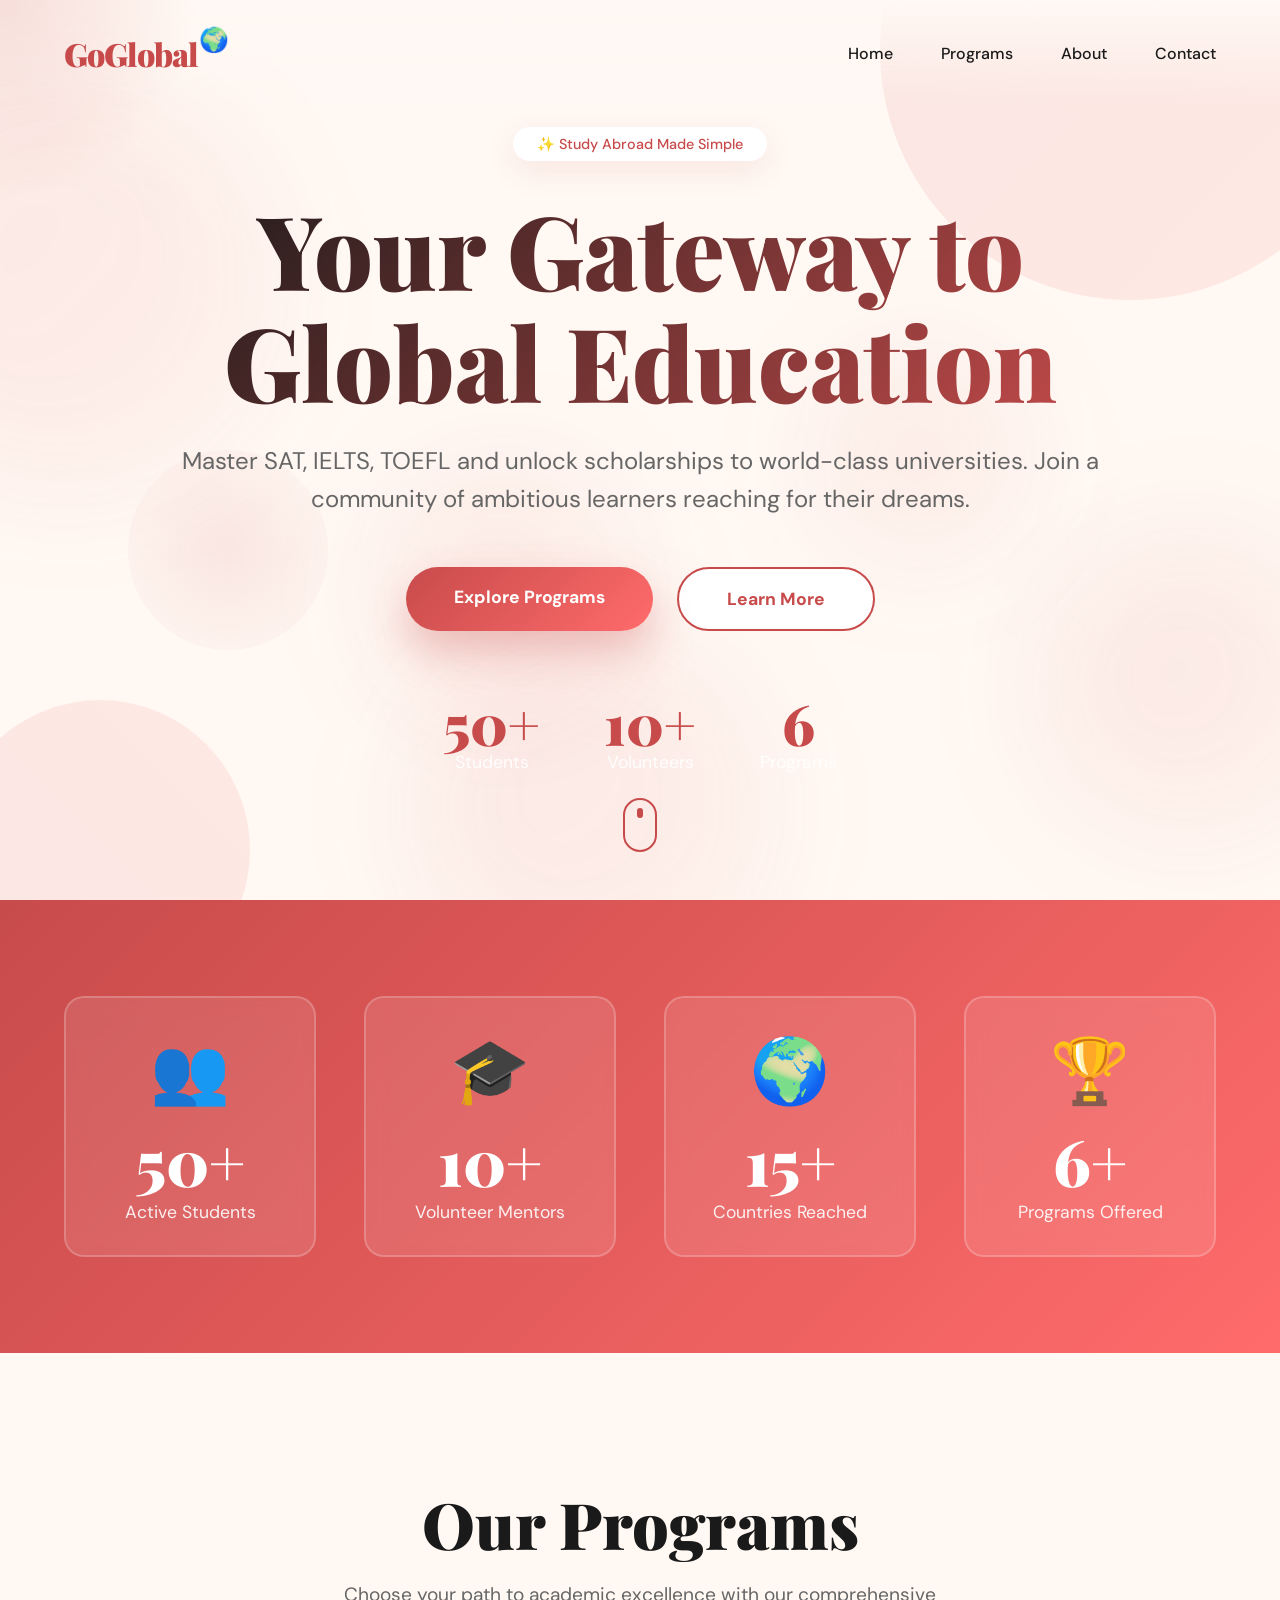
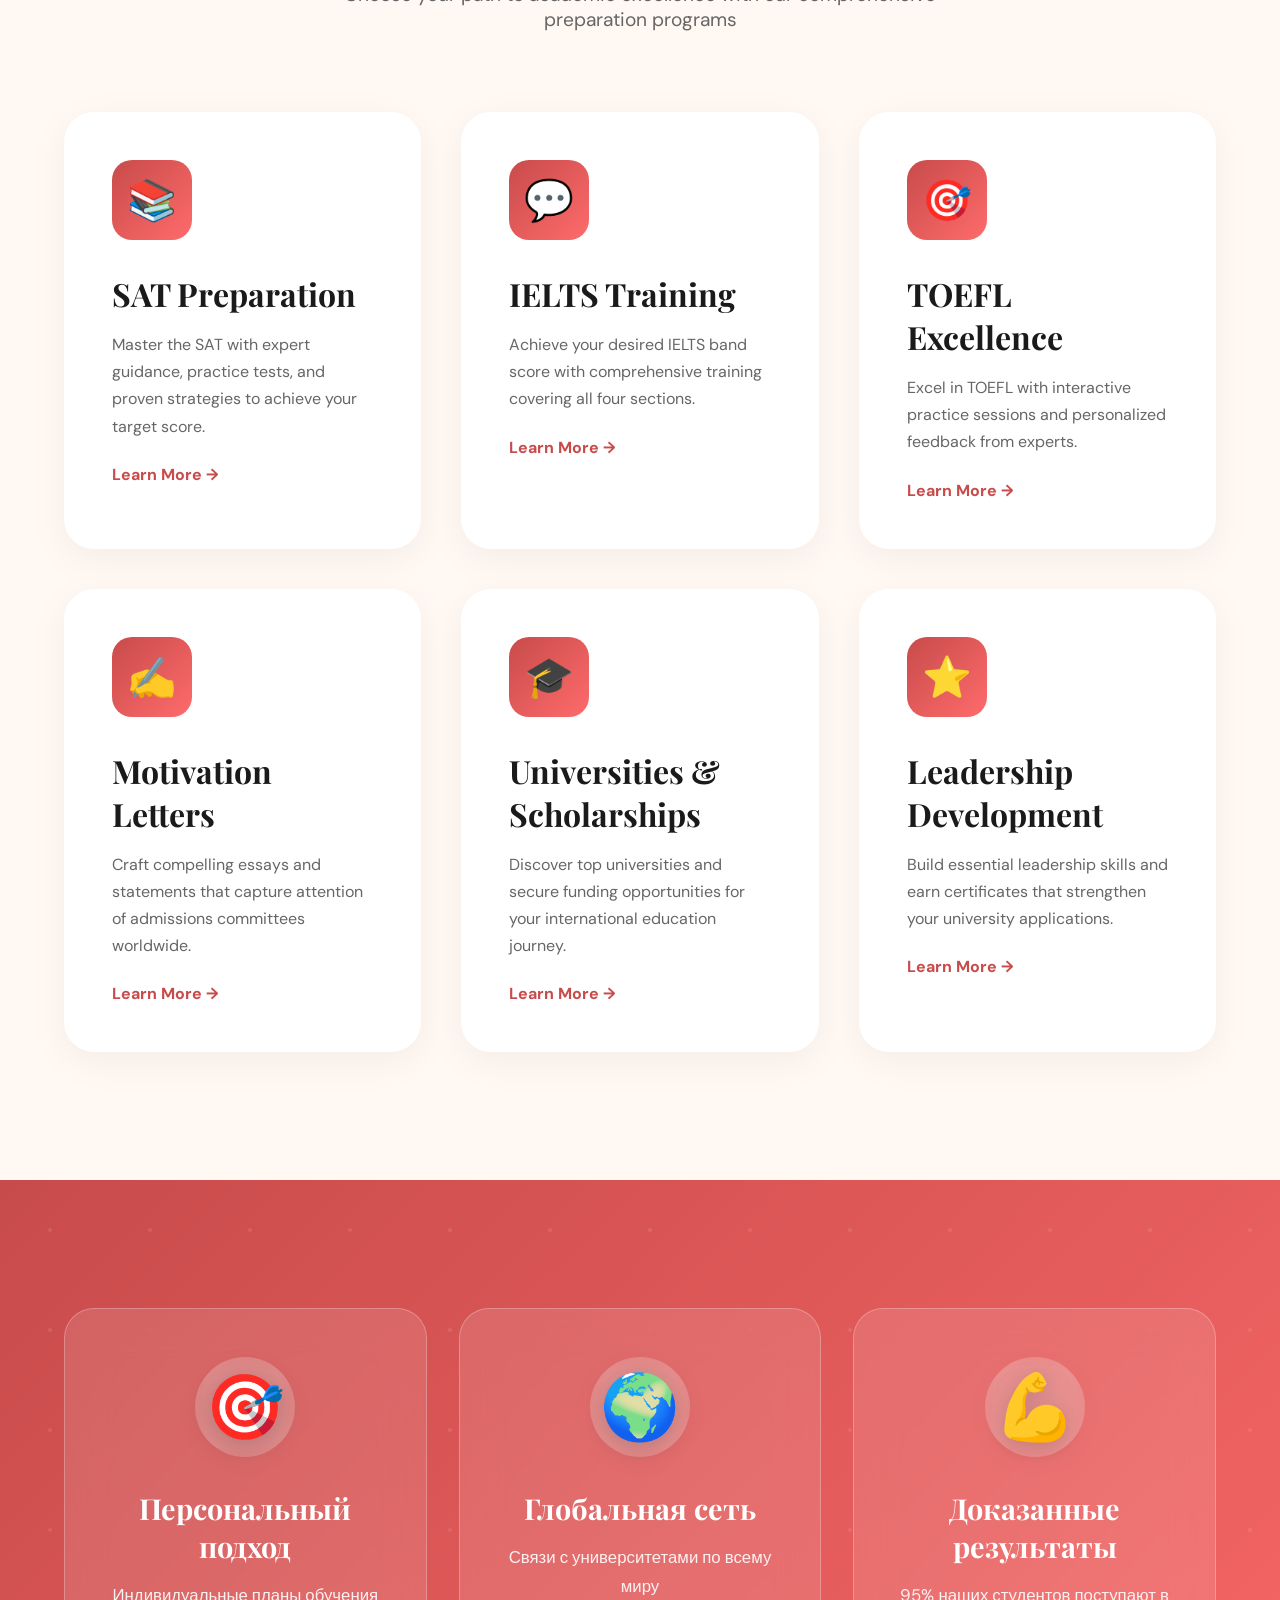
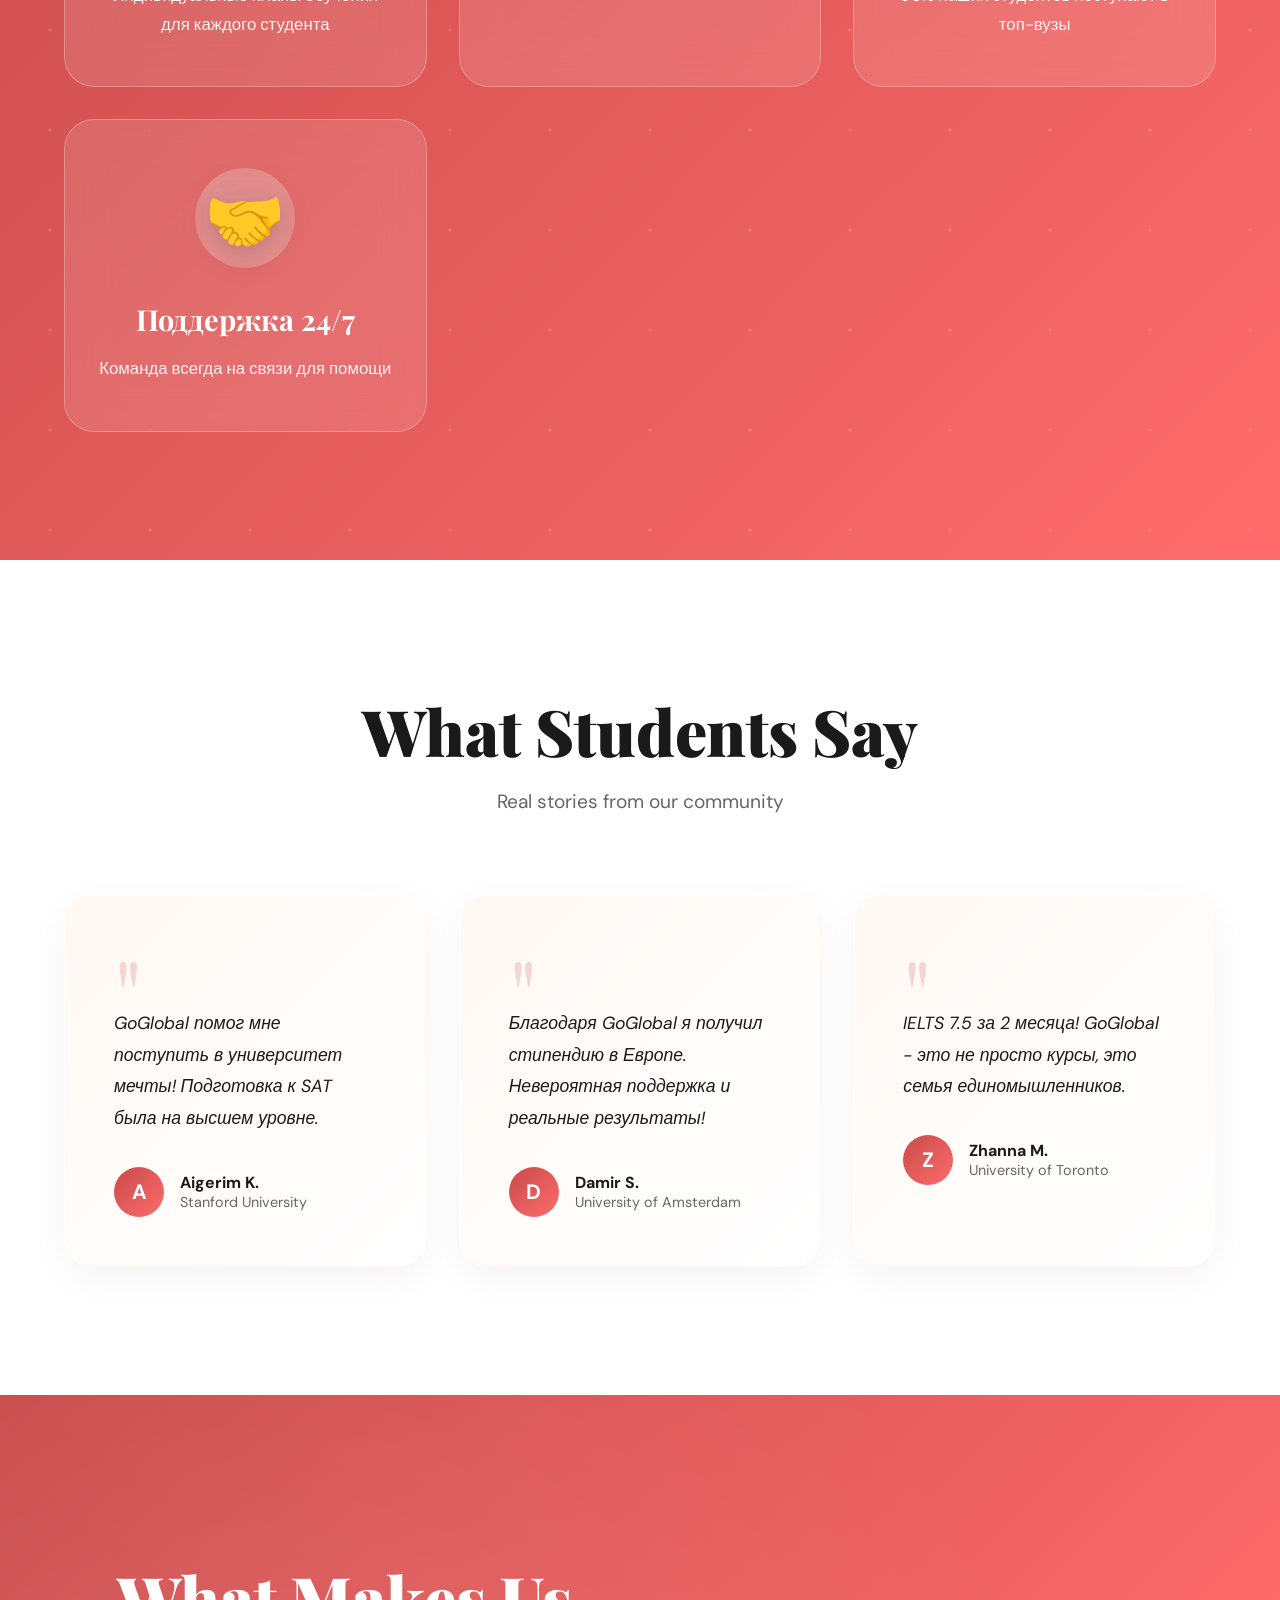
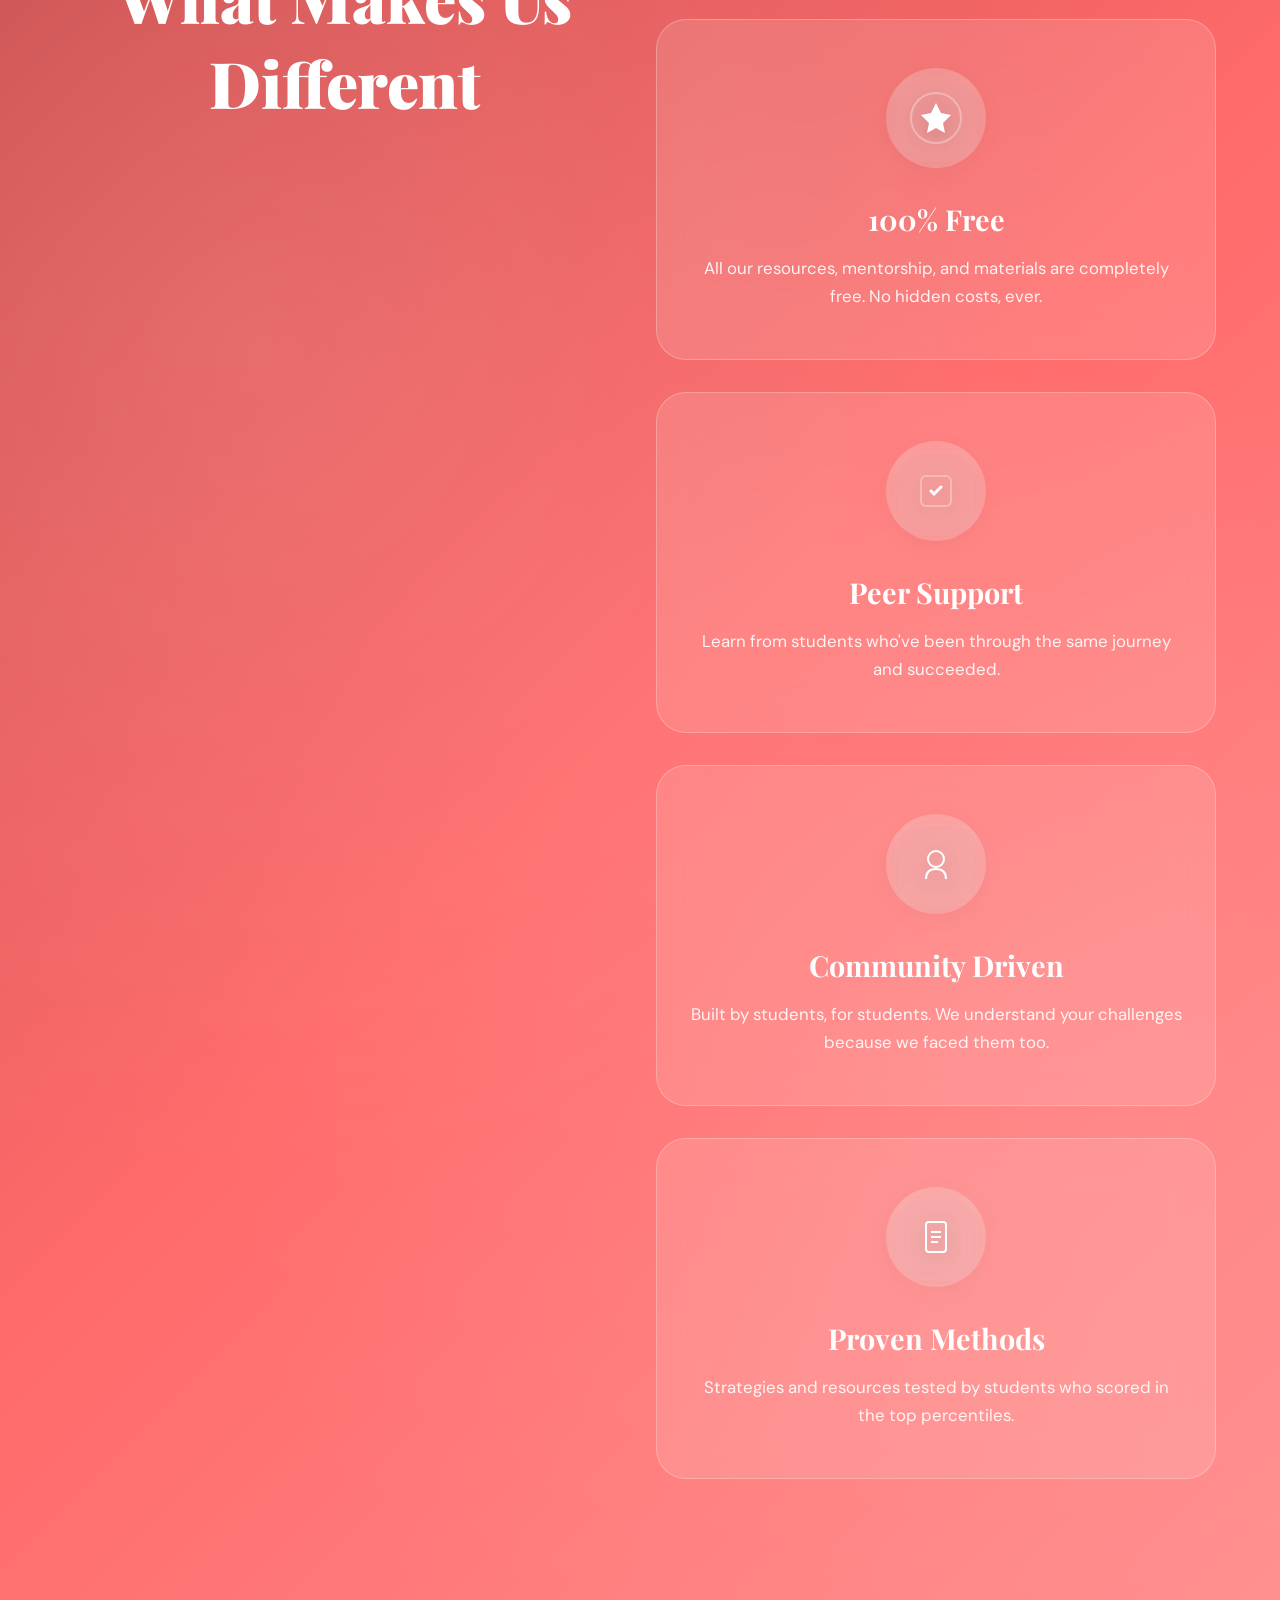
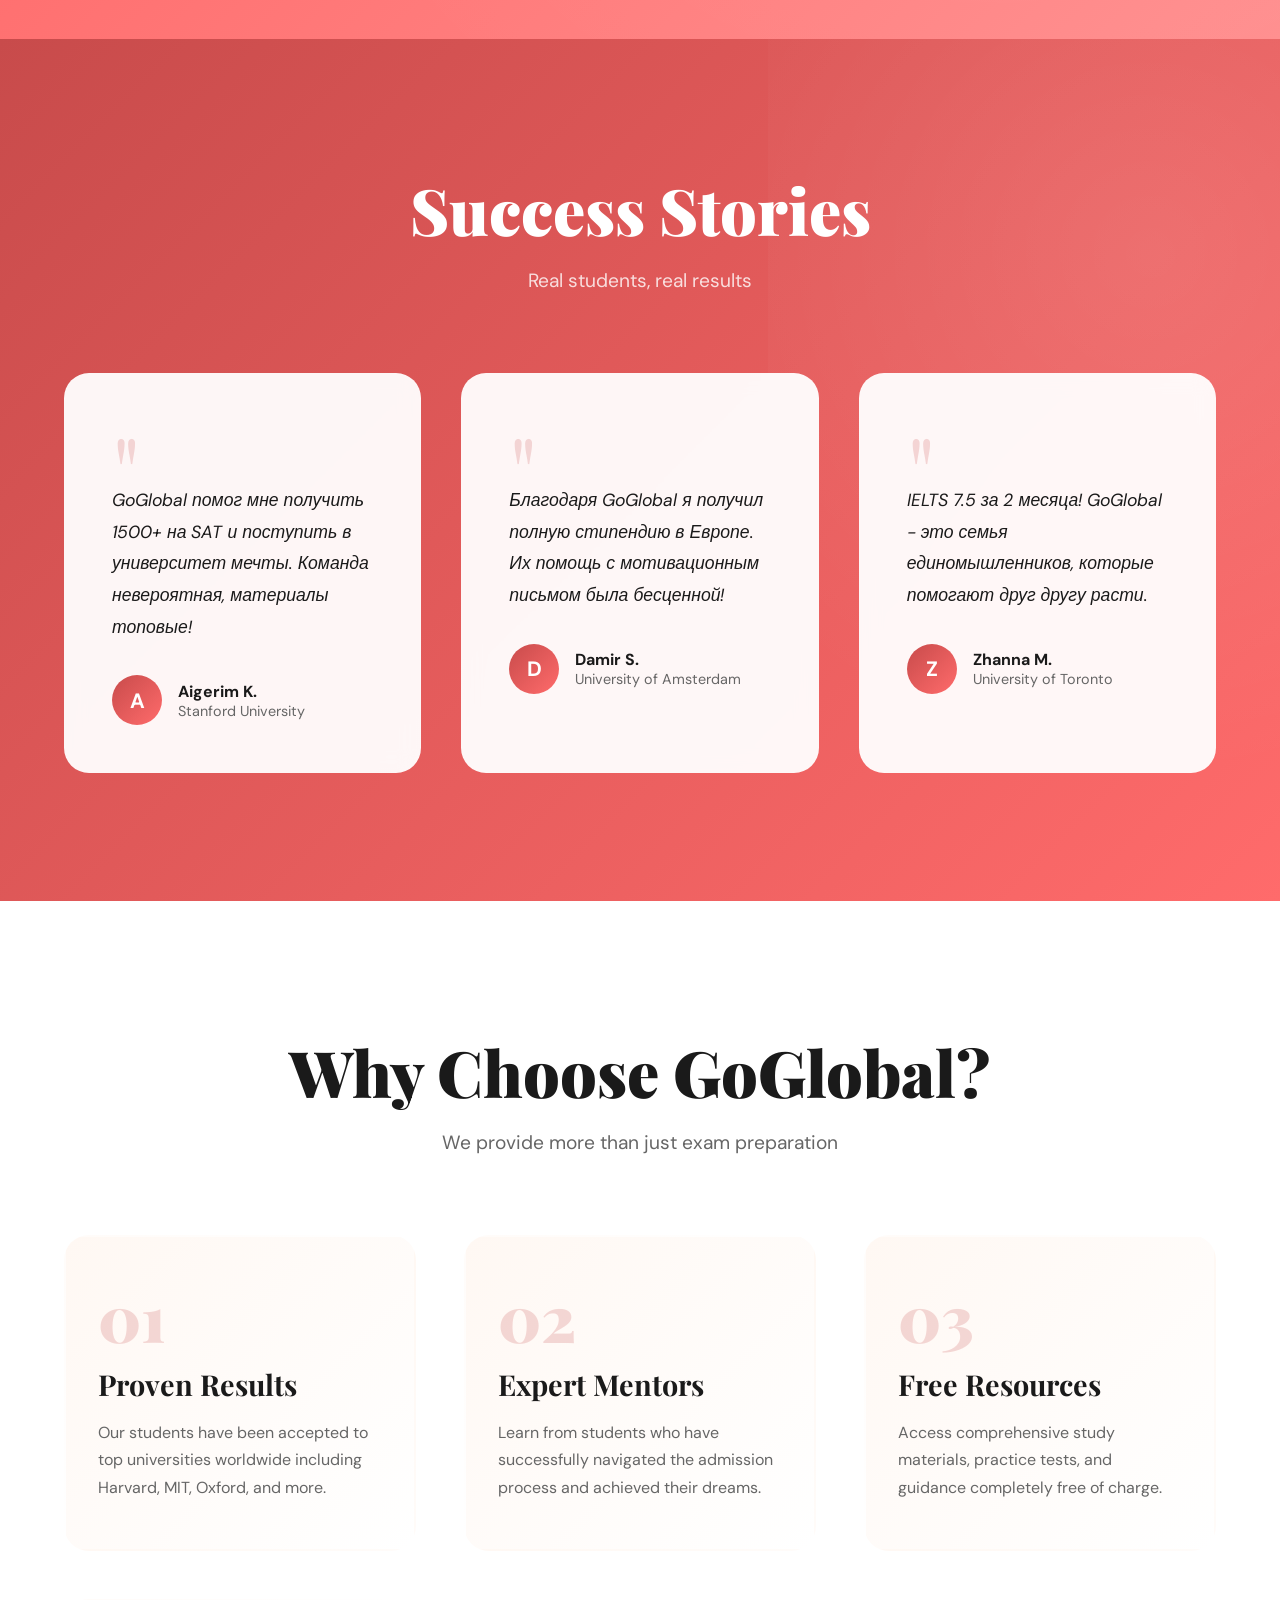
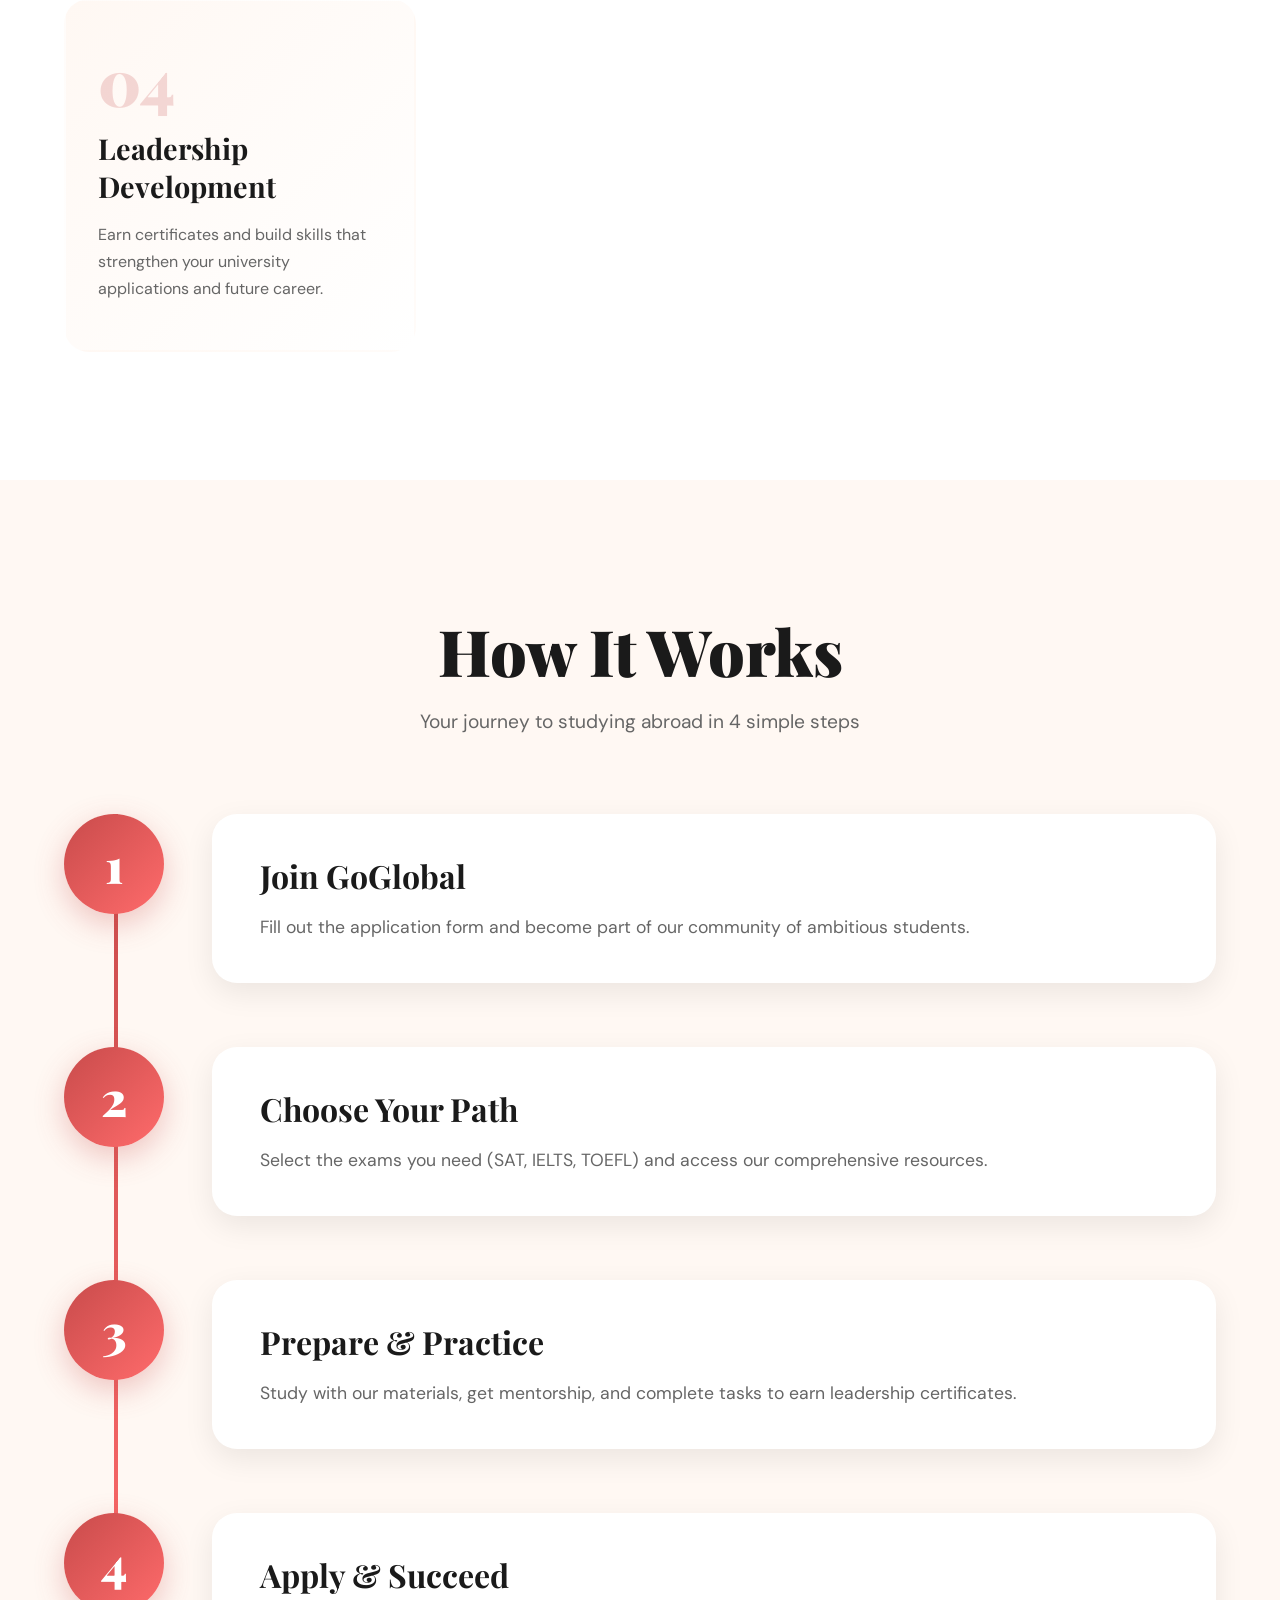
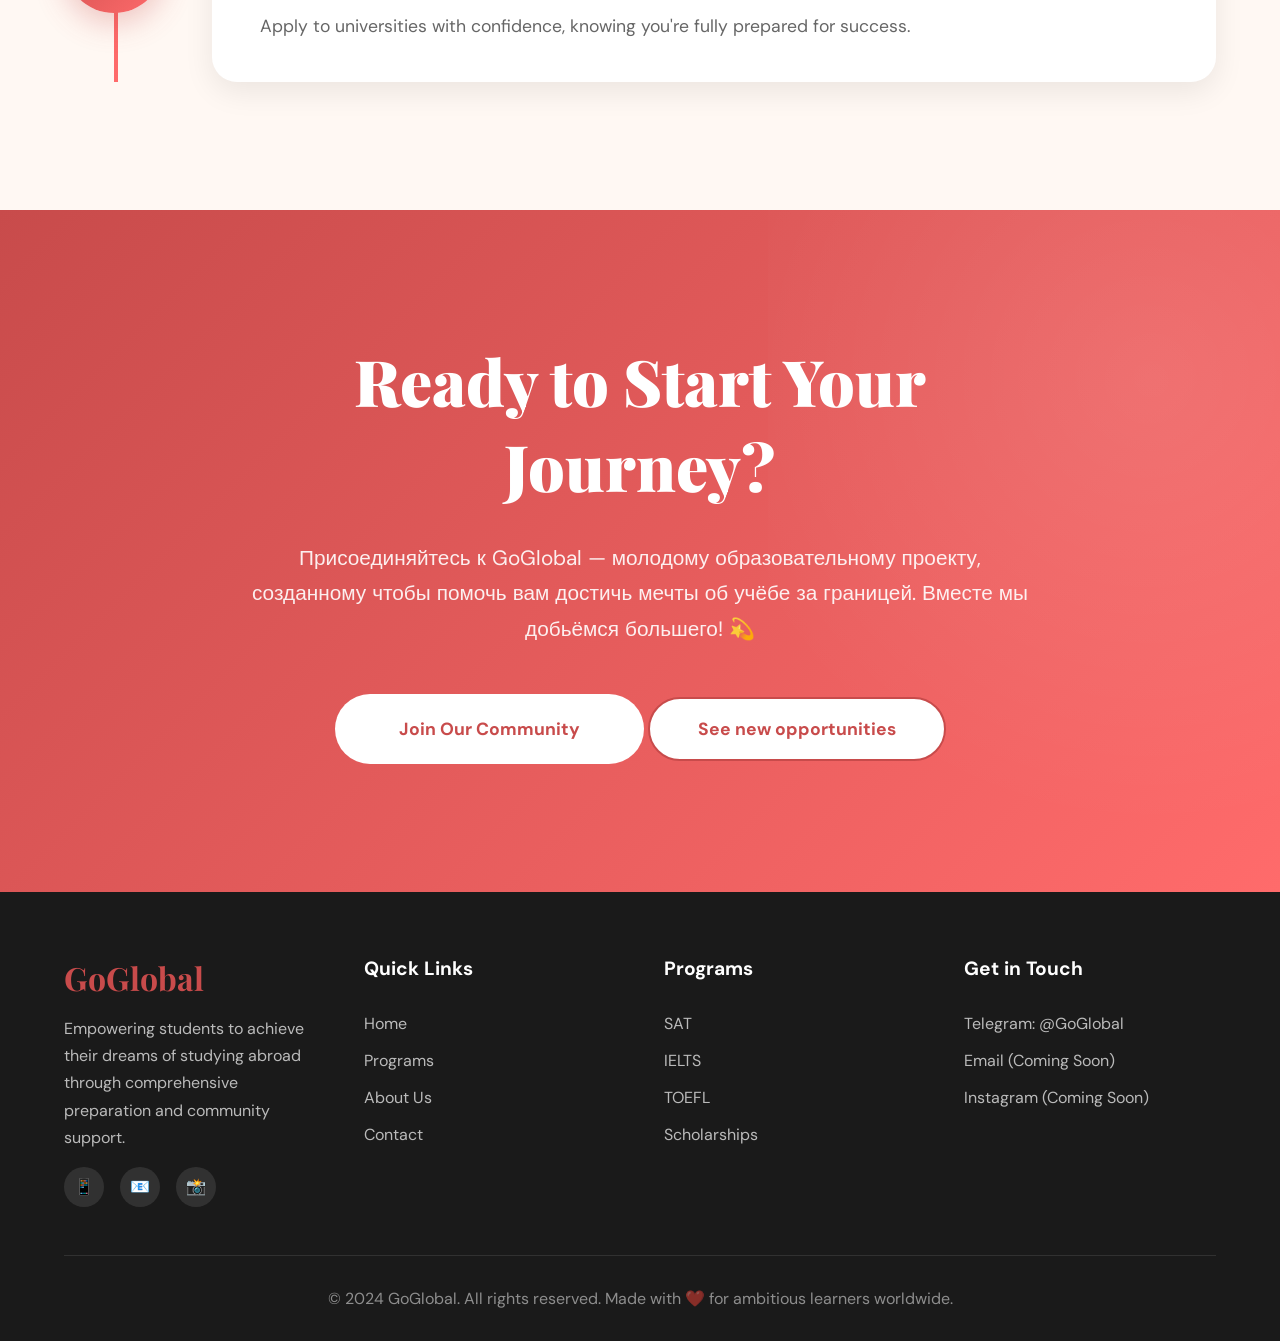
<file: anim.html>
<!DOCTYPE html>
<html lang="en">
  <head>
    <meta charset="UTF-8" />
    <meta name="viewport" content="width=device-width, initial-scale=1.0" />
    <title>GoGlobal_2 - Your Gateway to Study Abroad</title>
    <link
      href="https://fonts.googleapis.com/css2?family=Playfair+Display:wght@700;900&family=DM+Sans:wght@400;500;700&display=swap"
      rel="stylesheet"
    />
    <style>
      .mouse-trail {
        position: fixed;
        width: 10px;
        height: 10px;
        border-radius: 50%;
        background: radial-gradient(circle, var(--primary), transparent);
        pointer-events: none;
        z-index: 9999;
        transform: translate(-50%, -50%);
        animation: trail-fade 1s ease-out forwards;
      }

      @keyframes trail-fade {
        0% {
          transform: translate(-50%, -50%) scale(1);
          opacity: 0.8;
        }
        100% {
          transform: translate(-50%, -50%) scale(3);
          opacity: 0;
        }
      }
      * {
        margin: 0;
        padding: 0;
        box-sizing: border-box;
      }
      /* Floating Elements */
      .floating-elements {
        position: fixed;
        top: 0;
        left: 0;
        width: 100%;
        height: 100%;
        pointer-events: none;
        z-index: 0;
        overflow: hidden;
      }

      .float-shape {
        position: absolute;
        border-radius: 50%;
        background: linear-gradient(135deg, rgba(200, 75, 75, 0.1), rgba(255, 107, 107, 0.05));
        filter: blur(60px);
      }

      .shape-1 {
        width: 400px;
        height: 400px;
        top: 10%;
        left: -10%;
        animation: float-1 25s infinite ease-in-out;
      }

      .shape-2 {
        width: 300px;
        height: 300px;
        top: 60%;
        right: -5%;
        animation: float-2 20s infinite ease-in-out;
      }

      .shape-3 {
        width: 250px;
        height: 250px;
        bottom: 20%;
        left: 30%;
        animation: float-3 30s infinite ease-in-out;
      }

      .shape-4 {
        width: 200px;
        height: 200px;
        top: 40%;
        right: 20%;
        animation: float-1 22s infinite ease-in-out reverse;
      }

      .shape-5 {
        width: 350px;
        height: 350px;
        bottom: -10%;
        right: 40%;
        animation: float-2 28s infinite ease-in-out reverse;
      }

      @keyframes float-1 {
        0%,
        100% {
          transform: translate(0, 0) rotate(0deg);
        }
        25% {
          transform: translate(50px, 100px) rotate(90deg);
        }
        50% {
          transform: translate(100px, 50px) rotate(180deg);
        }
        75% {
          transform: translate(50px, -50px) rotate(270deg);
        }
      }

      @keyframes float-2 {
        0%,
        100% {
          transform: translate(0, 0) scale(1);
        }
        33% {
          transform: translate(-80px, 80px) scale(1.2);
        }
        66% {
          transform: translate(80px, -80px) scale(0.8);
        }
      }

      @keyframes float-3 {
        0%,
        100% {
          transform: translate(0, 0) rotate(0deg) scale(1);
        }
        50% {
          transform: translate(100px, 100px) rotate(180deg) scale(1.1);
        }
      }

      /* Success Stories */
      .success-stories {
        padding: 8rem 4rem;
        background: linear-gradient(135deg, var(--primary) 0%, var(--accent) 100%);
        position: relative;
        overflow: hidden;
      }

      .success-stories::before {
        content: "";
        position: absolute;
        top: -50%;
        right: -20%;
        width: 60%;
        height: 150%;
        background: radial-gradient(circle, rgba(255, 255, 255, 0.1) 0%, transparent 70%);
        animation: float-rotate 20s infinite;
      }

      .success-container {
        max-width: 1400px;
        margin: 0 auto;
        position: relative;
        z-index: 1;
      }

      .stories-grid {
        display: grid;
        grid-template-columns: repeat(auto-fit, minmax(320px, 1fr));
        gap: 2.5rem;
        margin-top: 4rem;
      }

      .story-card {
        background: rgba(255, 255, 255, 0.95);
        backdrop-filter: blur(10px);
        padding: 3rem;
        border-radius: 25px;
        transition: all 0.4s;
      }

      .story-card:hover {
        transform: translateY(-10px);
        background: white;
        box-shadow: 0 30px 60px rgba(0, 0, 0, 0.2);
      }

      .story-quote {
        font-family: "Playfair Display", serif;
        font-size: 6rem;
        color: var(--primary);
        opacity: 0.2;
        line-height: 1;
        margin-bottom: -2rem;
      }

      .story-text {
        font-size: 1.1rem;
        line-height: 1.8;
        color: var(--dark);
        margin-bottom: 2rem;
        font-style: italic;
      }

      .story-author {
        display: flex;
        align-items: center;
        gap: 1rem;
      }

      .author-img {
        width: 50px;
        height: 50px;
        background: linear-gradient(135deg, var(--primary), var(--accent));
        border-radius: 50%;
        display: flex;
        align-items: center;
        justify-content: center;
        color: white;
        font-weight: 700;
        font-size: 1.3rem;
      }

      .author-name {
        font-weight: 700;
        color: var(--dark);
      }

      .author-uni {
        font-size: 0.9rem;
        color: var(--gray);
      }
      /* Loader */
      .loader-wrapper {
        position: fixed;
        top: 0;
        left: 0;
        width: 100%;
        height: 100%;
        background: var(--cream);
        display: flex;
        align-items: center;
        justify-content: center;
        z-index: 10000;
        transition: opacity 0.5s, visibility 0.5s;
      }

      .loader-wrapper.hidden {
        opacity: 0;
        visibility: hidden;
      }

      .loader-content {
        text-align: center;
      }

      .loader-logo {
        font-family: "Playfair Display", serif;
        font-size: 4rem;
        font-weight: 900;
        color: var(--primary);
        margin-bottom: 2rem;
        animation: pulse-logo 1.5s ease-in-out infinite;
      }

      @keyframes pulse-logo {
        0%,
        100% {
          transform: scale(1);
          opacity: 1;
        }
        50% {
          transform: scale(1.05);
          opacity: 0.8;
        }
      }

      .loader-bar {
        width: 300px;
        height: 4px;
        background: rgba(200, 75, 75, 0.2);
        border-radius: 10px;
        overflow: hidden;
      }

      .loader-progress {
        height: 100%;
        background: linear-gradient(90deg, var(--primary), var(--accent));
        border-radius: 10px;
        animation: loading 2s ease-in-out;
      }

      @keyframes loading {
        0% {
          width: 0%;
        }
        100% {
          width: 100%;
        }
      }
      :root {
        --primary: #c84b4b;
        --primary-dark: #991b1b;
        --accent: #ff6b6b;
        --cream: #fff8f3;
        --dark: #1a1a1a;
        --gray: #666;
      }

      body {
        font-family: "DM Sans", sans-serif;
        background: var(--cream);
        color: var(--dark);
        overflow-x: hidden;
      }

      /* Custom Cursor Effect */
      .cursor-glow {
        position: fixed;
        width: 400px;
        height: 400px;
        border-radius: 50%;
        background: radial-gradient(circle, rgba(200, 75, 75, 0.15) 0%, transparent 70%);
        pointer-events: none;
        z-index: 9999;
        transform: translate(-50%, -50%);
        transition: opacity 0.3s;
      }

      /* Navigation */
      nav {
        position: fixed;
        top: 0;
        width: 100%;
        padding: 2rem 4rem;
        display: flex;
        justify-content: space-between;
        align-items: center;
        z-index: 1000;
        background: linear-gradient(180deg, var(--cream) 0%, transparent 100%);
      }

      .logo {
        font-family: "Playfair Display", serif;
        font-size: 2rem;
        font-weight: 900;
        color: var(--primary);
        letter-spacing: -1px;
        position: relative;
      }

      .logo::after {
        content: "🌍";
        position: absolute;
        top: -10px;
        right: -30px;
        font-size: 1.5rem;
        animation: float 3s ease-in-out infinite;
      }

      .nav-links {
        display: flex;
        gap: 3rem;
        list-style: none;
      }

      .nav-links a {
        color: var(--dark);
        text-decoration: none;
        font-weight: 500;
        position: relative;
        transition: color 0.3s;
      }

      .nav-links a::after {
        content: "";
        position: absolute;
        bottom: -5px;
        left: 0;
        width: 0;
        height: 2px;
        background: var(--primary);
        transition: width 0.3s;
      }

      .nav-links a:hover {
        color: var(--primary);
      }

      .nav-links a:hover::after {
        width: 100%;
      }

      /* Hero Section */
      .hero {
        min-height: 100vh;
        display: flex;
        align-items: center;
        justify-content: center;
        position: relative;
        padding: 0 4rem;
        overflow: hidden;
      }

      /* Animated Background Elements */
      .bg-shapes {
        position: absolute;
        width: 100%;
        height: 100%;
        top: 0;
        left: 0;
        z-index: 0;
        overflow: hidden;
      }

      .shape {
        position: absolute;
        border-radius: 50%;
        opacity: 0.1;
      }

      .shape1 {
        width: 500px;
        height: 500px;
        background: linear-gradient(135deg, var(--primary), var(--accent));
        top: -200px;
        right: -100px;
        animation: float-rotate 20s infinite ease-in-out;
      }

      .shape2 {
        width: 300px;
        height: 300px;
        background: linear-gradient(225deg, var(--accent), var(--primary));
        bottom: -100px;
        left: -50px;
        animation: float-rotate 15s infinite ease-in-out reverse;
      }

      .shape3 {
        width: 200px;
        height: 200px;
        background: radial-gradient(circle, var(--primary), transparent);
        top: 50%;
        left: 10%;
        animation: pulse 8s infinite;
      }

      @keyframes float-rotate {
        0%,
        100% {
          transform: translate(0, 0) rotate(0deg) scale(1);
        }
        33% {
          transform: translate(50px, -50px) rotate(120deg) scale(1.1);
        }
        66% {
          transform: translate(-30px, 30px) rotate(240deg) scale(0.9);
        }
      }

      @keyframes float {
        0%,
        100% {
          transform: translateY(0px);
        }
        50% {
          transform: translateY(-20px);
        }
      }

      @keyframes pulse {
        0%,
        100% {
          transform: scale(1);
          opacity: 0.1;
        }
        50% {
          transform: scale(1.2);
          opacity: 0.2;
        }
      }

      .hero-content {
        position: relative;
        z-index: 1;
        text-align: center;
        max-width: 1000px;
        animation: fadeInUp 1s ease-out;
      }

      @keyframes fadeInUp {
        from {
          opacity: 0;
          transform: translateY(30px);
        }
        to {
          opacity: 1;
          transform: translateY(0);
        }
      }

      .hero-badge {
        display: inline-block;
        padding: 0.5rem 1.5rem;
        background: white;
        border-radius: 50px;
        font-size: 0.9rem;
        font-weight: 500;
        color: var(--primary);
        margin-bottom: 2rem;
        box-shadow: 0 10px 30px rgba(200, 75, 75, 0.1);
        animation: slideDown 0.8s ease-out 0.2s backwards;
      }

      @keyframes slideDown {
        from {
          opacity: 0;
          transform: translateY(-20px);
        }
      }

      .hero h1 {
        font-family: "Playfair Display", serif;
        font-size: clamp(3rem, 8vw, 7rem);
        font-weight: 900;
        line-height: 1.1;
        margin-bottom: 1.5rem;
        background: linear-gradient(135deg, var(--dark) 0%, var(--primary) 100%);
        -webkit-background-clip: text;
        -webkit-text-fill-color: transparent;
        background-clip: text;
        animation: slideDown 0.8s ease-out 0.4s backwards;
      }

      .hero-subtitle {
        font-size: clamp(1.1rem, 2vw, 1.5rem);
        color: var(--gray);
        margin-bottom: 3rem;
        line-height: 1.6;
        animation: slideDown 0.8s ease-out 0.6s backwards;
      }

      .cta-buttons {
        display: flex;
        gap: 1.5rem;
        justify-content: center;
        flex-wrap: wrap;
        animation: slideDown 0.8s ease-out 0.8s backwards;
      }

      .btn {
        padding: 1.2rem 3rem;
        border-radius: 50px;
        font-weight: 700;
        font-size: 1.1rem;
        cursor: pointer;
        border: none;
        transition: all 0.4s cubic-bezier(0.68, -0.55, 0.265, 1.55);
        text-decoration: none;
        display: inline-block;
      }

      .btn-primary {
        background: linear-gradient(135deg, var(--primary), var(--accent));
        color: white;
        box-shadow: 0 20px 40px rgba(200, 75, 75, 0.3);
        position: relative;
        overflow: hidden;
      }

      .btn-primary::before {
        content: "";
        position: absolute;
        top: 0;
        left: -100%;
        width: 100%;
        height: 100%;
        background: linear-gradient(90deg, transparent, rgba(255, 255, 255, 0.3), transparent);
        transition: left 0.5s;
      }

      .btn-primary:hover::before {
        left: 100%;
      }

      .btn-primary:hover {
        transform: translateY(-5px) scale(1.05);
        box-shadow: 0 25px 50px rgba(200, 75, 75, 0.4);
      }

      .btn-secondary {
        background: white;
        color: var(--primary);
        border: 2px solid var(--primary);
      }

      .btn-secondary:hover {
        background: var(--primary);
        color: white;
        transform: translateY(-5px);
        box-shadow: 0 20px 40px rgba(200, 75, 75, 0.2);
      }

      /* Stats */
      .stats {
        display: flex;
        gap: 4rem;
        justify-content: center;
        margin-top: 4rem;
        animation: slideDown 0.8s ease-out 1s backwards;
      }

      .stat-item {
        text-align: center;
      }

      .stat-number {
        font-family: "Playfair Display", serif;
        font-size: 3.5rem;
        font-weight: 900;
        color: var(--primary);
        display: block;
        line-height: 1;
      }

      .stat-label {
        color: var(--gray);
        margin-top: 0.5rem;
        font-size: 1rem;
      }

      /* Programs Section */
      .programs {
        padding: 8rem 4rem;
        position: relative;
      }

      .section-title {
        font-family: "Playfair Display", serif;
        font-size: clamp(2.5rem, 5vw, 4rem);
        font-weight: 900;
        text-align: center;
        margin-bottom: 1rem;
        color: var(--dark);
      }

      .section-subtitle {
        text-align: center;
        color: var(--gray);
        font-size: 1.2rem;
        margin-bottom: 5rem;
        max-width: 600px;
        margin-left: auto;
        margin-right: auto;
      }

      .programs-grid {
        display: grid;
        grid-template-columns: repeat(auto-fit, minmax(350px, 1fr));
        gap: 2.5rem;
        max-width: 1400px;
        margin: 0 auto;
      }

      .program-card {
        background: white;
        border-radius: 30px;
        padding: 3rem;
        position: relative;
        overflow: hidden;
        transition: all 0.5s cubic-bezier(0.68, -0.55, 0.265, 1.55);
        cursor: pointer;
        box-shadow: 0 10px 40px rgba(0, 0, 0, 0.05);
      }

      .program-card::before {
        content: "";
        position: absolute;
        top: 0;
        left: 0;
        width: 100%;
        height: 100%;
        background: linear-gradient(135deg, var(--primary), var(--accent));
        opacity: 0;
        transition: opacity 0.5s;
        z-index: 0;
      }

      .program-card:hover::before {
        opacity: 1;
      }

      .program-card:hover {
        transform: translateY(-15px) rotate(2deg);
        box-shadow: 0 30px 60px rgba(200, 75, 75, 0.3);
      }

      .program-card > * {
        position: relative;
        z-index: 1;
      }

      .program-icon {
        width: 80px;
        height: 80px;
        background: linear-gradient(135deg, var(--primary), var(--accent));
        border-radius: 20px;
        display: flex;
        align-items: center;
        justify-content: center;
        font-size: 2.5rem;
        margin-bottom: 2rem;
        transition: all 0.5s;
      }

      .program-card:hover .program-icon {
        background: white;
        transform: rotate(10deg) scale(1.1);
      }

      .program-card h3 {
        font-family: "Playfair Display", serif;
        font-size: 2rem;
        font-weight: 700;
        margin-bottom: 1rem;
        transition: color 0.5s;
      }

      .program-card:hover h3 {
        color: white;
      }

      .program-card p {
        color: var(--gray);
        line-height: 1.7;
        margin-bottom: 1.5rem;
        transition: color 0.5s;
      }

      .program-card:hover p {
        color: rgba(255, 255, 255, 0.9);
      }

      .program-link {
        color: var(--primary);
        font-weight: 700;
        text-decoration: none;
        display: inline-flex;
        align-items: center;
        gap: 0.5rem;
        transition: all 0.3s;
      }

      .program-card:hover .program-link {
        color: white;
        gap: 1rem;
      }

      /* CTA Section */
      .cta-section {
        padding: 8rem 4rem;
        background: linear-gradient(135deg, var(--primary), var(--accent));
        position: relative;
        overflow: hidden;
      }

      .cta-section::before {
        content: "";
        position: absolute;
        top: -50%;
        right: -20%;
        width: 60%;
        height: 150%;
        background: radial-gradient(circle, rgba(255, 255, 255, 0.1) 0%, transparent 70%);
        animation: float-rotate 20s infinite;
      }

      .cta-content {
        max-width: 800px;
        margin: 0 auto;
        text-align: center;
        position: relative;
        z-index: 1;
      }

      .cta-content h2 {
        font-family: "Playfair Display", serif;
        font-size: clamp(2.5rem, 5vw, 4rem);
        font-weight: 900;
        color: white;
        margin-bottom: 2rem;
      }

      .cta-content p {
        font-size: 1.3rem;
        color: rgba(255, 255, 255, 0.9);
        margin-bottom: 3rem;
        line-height: 1.7;
      }

      .btn-white {
        background: white;
        color: var(--primary);
        padding: 1.5rem 4rem;
      }

      .btn-white:hover {
        transform: translateY(-5px) scale(1.05);
        box-shadow: 0 25px 50px rgba(0, 0, 0, 0.3);
      }

      /* Footer */
      footer {
        background: var(--dark);
        color: white;
        padding: 4rem 4rem 2rem;
      }

      .footer-content {
        max-width: 1400px;
        margin: 0 auto;
        display: grid;
        grid-template-columns: repeat(auto-fit, minmax(250px, 1fr));
        gap: 3rem;
        margin-bottom: 3rem;
      }

      .footer-brand h3 {
        font-family: "Playfair Display", serif;
        font-size: 2rem;
        color: var(--primary);
        margin-bottom: 1rem;
      }

      .footer-brand p {
        color: rgba(255, 255, 255, 0.7);
        line-height: 1.7;
      }

      .footer-links h4 {
        margin-bottom: 1.5rem;
        font-size: 1.2rem;
      }

      .footer-links ul {
        list-style: none;
      }

      .footer-links a {
        color: rgba(255, 255, 255, 0.7);
        text-decoration: none;
        display: block;
        padding: 0.5rem 0;
        transition: color 0.3s;
      }

      .footer-links a:hover {
        color: var(--primary);
      }

      .footer-bottom {
        text-align: center;
        padding-top: 2rem;
        border-top: 1px solid rgba(255, 255, 255, 0.1);
        color: rgba(255, 255, 255, 0.5);
      }

      .social-links {
        display: flex;
        gap: 1rem;
        margin-top: 1rem;
      }

      .social-link {
        width: 40px;
        height: 40px;
        background: rgba(255, 255, 255, 0.1);
        border-radius: 50%;
        display: flex;
        align-items: center;
        justify-content: center;
        color: white;
        text-decoration: none;
        transition: all 0.3s;
      }

      .social-link:hover {
        background: var(--primary);
        transform: translateY(-5px);
      }

      /* Scroll indicator */
      .scroll-indicator {
        position: absolute;
        bottom: 3rem;
        left: 50%;
        transform: translateX(-50%);
        animation: bounce 2s infinite;
      }

      @keyframes bounce {
        0%,
        100% {
          transform: translateX(-50%) translateY(0);
        }
        50% {
          transform: translateX(-50%) translateY(10px);
        }
      }

      .scroll-indicator::before {
        content: "";
        display: block;
        width: 30px;
        height: 50px;
        border: 2px solid var(--primary);
        border-radius: 20px;
        position: relative;
      }

      .scroll-indicator::after {
        content: "";
        position: absolute;
        top: 10px;
        left: 50%;
        transform: translateX(-50%);
        width: 6px;
        height: 10px;
        background: var(--primary);
        border-radius: 3px;
        animation: scroll 2s infinite;
      }

      @keyframes scroll {
        0% {
          opacity: 1;
          transform: translateX(-50%) translateY(0);
        }
        100% {
          opacity: 0;
          transform: translateX(-50%) translateY(20px);
        }
      }

      /* Responsive */
      @media (max-width: 768px) {
        nav {
          padding: 1.5rem 2rem;
        }

        .nav-links {
          gap: 1.5rem;
        }

        .hero {
          padding: 0 2rem;
        }

        .programs {
          padding: 4rem 2rem;
        }

        .programs-grid {
          grid-template-columns: 1fr;
        }

        .cta-section {
          padding: 4rem 2rem;
        }

        .stats {
          gap: 2rem;
        }

        .stat-number {
          font-size: 2.5rem;
        }
      }
      /* Floating Particles */
      .particles {
        position: fixed;
        top: 0;
        left: 0;
        width: 100%;
        height: 100%;
        pointer-events: none;
        z-index: 1;
        overflow: hidden;
      }

      .particle {
        position: absolute;
        width: 4px;
        height: 4px;
        background: var(--primary);
        border-radius: 50%;
        opacity: 0.3;
        animation: float-particles 15s infinite ease-in-out;
      }

      .particle:nth-child(1) {
        left: 10%;
        animation-delay: 0s;
        animation-duration: 12s;
      }
      .particle:nth-child(2) {
        left: 20%;
        animation-delay: 2s;
        animation-duration: 15s;
      }
      .particle:nth-child(3) {
        left: 30%;
        animation-delay: 4s;
        animation-duration: 18s;
      }
      .particle:nth-child(4) {
        left: 50%;
        animation-delay: 1s;
        animation-duration: 14s;
      }
      .particle:nth-child(5) {
        left: 60%;
        animation-delay: 3s;
        animation-duration: 16s;
      }
      .particle:nth-child(6) {
        left: 70%;
        animation-delay: 5s;
        animation-duration: 13s;
      }
      .particle:nth-child(7) {
        left: 80%;
        animation-delay: 2.5s;
        animation-duration: 17s;
      }
      .particle:nth-child(8) {
        left: 90%;
        animation-delay: 4.5s;
        animation-duration: 11s;
      }

      @keyframes float-particles {
        0% {
          transform: translateY(100vh) translateX(0) scale(0);
          opacity: 0;
        }
        10% {
          opacity: 0.3;
        }
        90% {
          opacity: 0.3;
        }
        100% {
          transform: translateY(-100px) translateX(100px) scale(1.5);
          opacity: 0;
        }
      }
      .gradient-text {
        background: linear-gradient(45deg, var(--primary), var(--accent), #ffd700, var(--primary));
        background-size: 300% 300%;
        -webkit-background-clip: text;
        -webkit-text-fill-color: transparent;
        background-clip: text;
        animation: gradient-shift 5s ease infinite;
      }

      @keyframes gradient-shift {
        0%,
        100% {
          background-position: 0% 50%;
        }
        50% {
          background-position: 100% 50%;
        }
      }
      /* Testimonials */
      .testimonials {
        padding: 8rem 4rem;
        background: white;
      }

      .testimonials-slider {
        display: grid;
        grid-template-columns: repeat(auto-fit, minmax(320px, 1fr));
        gap: 2rem;
        max-width: 1400px;
        margin: 0 auto;
      }

      .testimonial-card {
        background: linear-gradient(135deg, #fff8f3 0%, white 100%);
        padding: 3rem;
        border-radius: 30px;
        position: relative;
        box-shadow: 0 10px 40px rgba(0, 0, 0, 0.05);
        transition: all 0.4s;
        border: 2px solid transparent;
      }

      .testimonial-card:hover {
        transform: translateY(-10px);
        box-shadow: 0 20px 60px rgba(200, 75, 75, 0.15);
        border-color: var(--primary);
      }

      .quote-icon {
        font-size: 6rem;
        font-family: "Playfair Display", serif;
        color: var(--primary);
        opacity: 0.2;
        line-height: 1;
        margin-bottom: -2rem;
      }

      .testimonial-text {
        font-size: 1.1rem;
        line-height: 1.8;
        color: var(--dark);
        margin-bottom: 2rem;
        font-style: italic;
      }

      .testimonial-author {
        display: flex;
        align-items: center;
        gap: 1rem;
      }

      .author-avatar {
        width: 50px;
        height: 50px;
        background: linear-gradient(135deg, var(--primary), var(--accent));
        border-radius: 50%;
        display: flex;
        align-items: center;
        justify-content: center;
        color: white;
        font-weight: 700;
        font-size: 1.3rem;
      }

      .author-name {
        font-weight: 700;
        color: var(--dark);
      }

      .author-role {
        font-size: 0.9rem;
        color: var(--gray);
      }
      /* Glass Features */
      .features-glass {
        padding: 8rem 4rem;
        background: linear-gradient(135deg, var(--primary) 0%, var(--accent) 100%);
        position: relative;
        overflow: hidden;
      }

      .features-glass::before {
        content: "";
        position: absolute;
        top: 0;
        left: 0;
        right: 0;
        bottom: 0;
        background: url('data:image/svg+xml,<svg width="100" height="100" xmlns="http://www.w3.org/2000/svg"><circle cx="50" cy="50" r="2" fill="white" opacity="0.1"/></svg>');
        animation: float 20s linear infinite;
      }

      .glass-container {
        max-width: 1400px;
        margin: 0 auto;
        display: grid;
        grid-template-columns: repeat(auto-fit, minmax(280px, 1fr));
        gap: 2rem;
        position: relative;
        z-index: 1;
      }

      .glass-card {
        background: rgba(255, 255, 255, 0.1);
        backdrop-filter: blur(10px);
        -webkit-backdrop-filter: blur(10px);
        border: 1px solid rgba(255, 255, 255, 0.2);
        border-radius: 25px;
        padding: 3rem 2rem;
        text-align: center;
        transition: all 0.4s;
      }

      .glass-card:hover {
        background: rgba(255, 255, 255, 0.2);
        transform: translateY(-10px);
        box-shadow: 0 20px 40px rgba(0, 0, 0, 0.2);
      }

      .glass-icon {
        font-size: 4rem;
        margin-bottom: 1.5rem;
        filter: drop-shadow(0 5px 10px rgba(0, 0, 0, 0.2));
      }

      .glass-card h3 {
        font-family: "Playfair Display", serif;
        font-size: 1.5rem;
        color: white;
        margin-bottom: 1rem;
        font-weight: 700;
      }

      .glass-card p {
        color: rgba(255, 255, 255, 0.9);
        line-height: 1.6;
      }
      /* Why GoGlobal Section */
      .why-section {
        padding: 8rem 4rem;
        background: white;
      }

      .why-container {
        max-width: 1400px;
        margin: 0 auto;
      }

      .why-grid {
        display: grid;
        grid-template-columns: repeat(auto-fit, minmax(280px, 1fr));
        gap: 3rem;
        margin-top: 4rem;
      }

      .why-card {
        background: linear-gradient(135deg, #fff8f3 0%, white 100%);
        padding: 3rem 2rem;
        border-radius: 25px;
        border: 2px solid transparent;
        transition: all 0.4s;
        position: relative;
        overflow: hidden;
      }

      .why-card::before {
        content: "";
        position: absolute;
        top: 0;
        left: 0;
        width: 5px;
        height: 0;
        background: linear-gradient(180deg, var(--primary), var(--accent));
        transition: height 0.4s;
      }

      .why-card:hover::before {
        height: 100%;
      }

      .why-card:hover {
        transform: translateY(-10px);
        border-color: var(--primary);
        box-shadow: 0 20px 40px rgba(200, 75, 75, 0.15);
      }

      .why-number {
        font-family: "Playfair Display", serif;
        font-size: 4rem;
        font-weight: 900;
        color: var(--primary);
        opacity: 0.2;
        line-height: 1;
        margin-bottom: 1rem;
      }

      .why-card h3 {
        font-family: "Playfair Display", serif;
        font-size: 1.8rem;
        margin-bottom: 1rem;
        color: var(--dark);
      }

      .why-card p {
        color: var(--gray);
        line-height: 1.7;
      }
      /* How It Works */
      .how-it-works {
        padding: 8rem 4rem;
        background: var(--cream);
      }

      .how-container {
        max-width: 1200px;
        margin: 0 auto;
      }

      .steps-timeline {
        margin-top: 5rem;
        position: relative;
      }

      .steps-timeline::before {
        content: "";
        position: absolute;
        left: 50px;
        top: 0;
        bottom: 0;
        width: 4px;
        background: linear-gradient(180deg, var(--primary), var(--accent));
      }

      .step {
        display: flex;
        align-items: flex-start;
        gap: 3rem;
        margin-bottom: 4rem;
        position: relative;
      }

      .step:last-child {
        margin-bottom: 0;
      }

      .step-number {
        width: 100px;
        height: 100px;
        background: linear-gradient(135deg, var(--primary), var(--accent));
        border-radius: 50%;
        display: flex;
        align-items: center;
        justify-content: center;
        font-family: "Playfair Display", serif;
        font-size: 3rem;
        font-weight: 900;
        color: white;
        flex-shrink: 0;
        box-shadow: 0 10px 30px rgba(200, 75, 75, 0.3);
        position: relative;
        z-index: 2;
      }

      .step-content {
        background: white;
        padding: 2.5rem 3rem;
        border-radius: 25px;
        flex: 1;
        box-shadow: 0 10px 30px rgba(0, 0, 0, 0.08);
        transition: all 0.4s;
      }

      .step-content:hover {
        transform: translateX(20px);
        box-shadow: 0 20px 50px rgba(200, 75, 75, 0.15);
      }

      .step-content h3 {
        font-family: "Playfair Display", serif;
        font-size: 2rem;
        color: var(--dark);
        margin-bottom: 1rem;
      }

      .step-content p {
        color: var(--gray);
        line-height: 1.7;
        font-size: 1.1rem;
      }

      @media (max-width: 768px) {
        .steps-timeline::before {
          left: 35px;
        }

        .step {
          gap: 2rem;
        }

        .step-number {
          width: 70px;
          height: 70px;
          font-size: 2rem;
        }
      }
      /* Animated Stats */
      .stats-animated {
        padding: 6rem 4rem;
        background: linear-gradient(135deg, var(--primary) 0%, var(--accent) 100%);
      }

      .stats-container {
        max-width: 1400px;
        margin: 0 auto;
        display: grid;
        grid-template-columns: repeat(auto-fit, minmax(200px, 1fr));
        gap: 3rem;
      }

      .stat-box {
        text-align: center;
        padding: 2rem;
        background: rgba(255, 255, 255, 0.1);
        backdrop-filter: blur(10px);
        border-radius: 20px;
        border: 2px solid rgba(255, 255, 255, 0.2);
        transition: all 0.4s;
      }

      .stat-box:hover {
        transform: translateY(-10px);
        background: rgba(255, 255, 255, 0.2);
      }

      .stat-icon {
        font-size: 4rem;
        margin-bottom: 1rem;
      }

      .stat-num {
        font-family: "Playfair Display", serif;
        font-size: 4rem;
        font-weight: 900;
        color: white;
        line-height: 1;
        margin-bottom: 0.5rem;
      }

      .stat-label {
        color: rgba(255, 255, 255, 0.9);
        font-size: 1.1rem;
      }
      /* Glassmorphism Features */
      .glass-features {
        padding: 10rem 4rem;
        position: relative;
        overflow: hidden;
        background: linear-gradient(135deg, #c84b4b 0%, #ff6b6b 50%, #ff8e8e 100%);
      }

      .glass-bg {
        position: absolute;
        top: 0;
        left: 0;
        right: 0;
        bottom: 0;
        background: radial-gradient(circle at 20% 30%, rgba(255, 255, 255, 0.1) 0%, transparent 50%),
          radial-gradient(circle at 80% 70%, rgba(255, 255, 255, 0.08) 0%, transparent 50%);
        animation: pulse-bg 10s infinite;
      }

      @keyframes pulse-bg {
        0%,
        100% {
          opacity: 1;
        }
        50% {
          opacity: 0.6;
        }
      }

      .glass-container {
        max-width: 1400px;
        margin: 0 auto;
        position: relative;
        z-index: 1;
      }

      .glass-grid {
        display: grid;
        grid-template-columns: repeat(auto-fit, minmax(280px, 1fr));
        gap: 2rem;
        margin-top: 4rem;
      }

      .glass-card {
        background: rgba(255, 255, 255, 0.12);
        backdrop-filter: blur(20px);
        -webkit-backdrop-filter: blur(20px);
        border: 1px solid rgba(255, 255, 255, 0.25);
        border-radius: 30px;
        padding: 3rem 2rem;
        text-align: center;
        transition: all 0.5s cubic-bezier(0.68, -0.55, 0.265, 1.55);
        position: relative;
        overflow: hidden;
      }

      .glass-card::before {
        content: "";
        position: absolute;
        top: -50%;
        left: -50%;
        width: 200%;
        height: 200%;
        background: radial-gradient(circle, rgba(255, 255, 255, 0.1) 0%, transparent 70%);
        opacity: 0;
        transition: opacity 0.5s;
      }

      .glass-card:hover::before {
        opacity: 1;
      }

      .glass-card:hover {
        transform: translateY(-20px) scale(1.05);
        background: rgba(255, 255, 255, 0.2);
        border-color: rgba(255, 255, 255, 0.4);
        box-shadow: 0 30px 60px rgba(0, 0, 0, 0.3), inset 0 0 30px rgba(255, 255, 255, 0.1);
      }

      .glass-icon {
        width: 100px;
        height: 100px;
        margin: 0 auto 2rem;
        display: flex;
        align-items: center;
        justify-content: center;
        background: rgba(255, 255, 255, 0.15);
        border-radius: 50%;
        backdrop-filter: blur(10px);
        transition: all 0.5s;
      }

      .glass-card:hover .glass-icon {
        transform: rotate(360deg) scale(1.1);
        background: rgba(255, 255, 255, 0.25);
      }

      .glass-card h3 {
        font-family: "Playfair Display", serif;
        font-size: 1.8rem;
        color: white;
        margin-bottom: 1rem;
        font-weight: 700;
      }

      .glass-card p {
        color: rgba(255, 255, 255, 0.9);
        line-height: 1.7;
        font-size: 1.05rem;
      }
      /* RESPONSIVE DESIGN */
      @media (max-width: 1200px) {
        .hero-content h1 {
          font-size: 4rem;
        }

        .programs-grid {
          grid-template-columns: repeat(2, 1fr);
        }
      }

      @media (max-width: 768px) {
        nav {
          padding: 1.5rem 2rem;
          gap: 1rem;
        }

        .nav-links {
          flex-direction: column;
          gap: 1rem;
          text-align: center;
        }

        .hero {
          padding: 0 2rem;
          min-height: 80vh;
        }

        .hero-content h1 {
          font-size: 3rem;
        }

        .hero-subtitle {
          font-size: 1.1rem;
        }

        .cta-buttons {
          flex-direction: column;
        }

        .stats {
          flex-direction: column;
          gap: 2rem;
        }

        .programs,
        .why-section,
        .success-stories,
        .how-it-works,
        .glass-features,
        .cta-section {
          padding: 4rem 2rem;
        }

        .programs-grid,
        .why-grid,
        .stories-grid,
        .glass-grid {
          grid-template-columns: 1fr;
        }

        .section-title {
          font-size: 2.5rem;
        }

        .step {
          flex-direction: column;
          text-align: center;
        }

        .steps-timeline::before {
          display: none;
        }

        .step-content {
          transform: none !important;
        }

        footer .footer-content {
          grid-template-columns: 1fr;
          gap: 2rem;
        }

        .float-shape {
          display: none; /* Hide on mobile for performance */
        }
      }

      @media (max-width: 480px) {
        .hero-content h1 {
          font-size: 2.5rem;
        }

        .btn {
          padding: 1rem 2rem;
          font-size: 1rem;
        }

        .program-card {
          padding: 2rem;
        }

        .glass-card {
          padding: 2rem 1.5rem;
        }

        .stat-num {
          font-size: 3rem;
        }
      }

      /* Tablet Landscape */
      @media (min-width: 769px) and (max-width: 1024px) {
        .programs-grid {
          grid-template-columns: repeat(2, 1fr);
        }

        .why-grid,
        .stories-grid {
          grid-template-columns: repeat(2, 1fr);
        }
      }

      /* Large Screens */
      @media (min-width: 1600px) {
        .hero-content h1 {
          font-size: 8rem;
        }

        .section-title {
          font-size: 5rem;
        }
      }
      /* Burger Menu */
      .burger-menu {
        display: none;
        flex-direction: column;
        gap: 6px;
        cursor: pointer;
        z-index: 1001;
      }

      .burger-menu span {
        width: 30px;
        height: 3px;
        background: var(--primary);
        border-radius: 3px;
        transition: all 0.3s;
      }

      .burger-menu.active span:nth-child(1) {
        transform: rotate(45deg) translate(8px, 8px);
      }

      .burger-menu.active span:nth-child(2) {
        opacity: 0;
      }

      .burger-menu.active span:nth-child(3) {
        transform: rotate(-45deg) translate(8px, -8px);
      }

      /* Mobile Menu Overlay */
      .mobile-menu-overlay {
        position: fixed;
        top: 0;
        left: 0;
        width: 100%;
        height: 100vh;
        background: rgba(0, 0, 0, 0.95);
        backdrop-filter: blur(10px);
        z-index: 1000;
        opacity: 0;
        visibility: hidden;
        transition: all 0.4s;
      }

      .mobile-menu-overlay.active {
        opacity: 1;
        visibility: visible;
      }

      .mobile-menu-content {
        position: relative;
        height: 100%;
        display: flex;
        align-items: center;
        justify-content: center;
      }

      .close-menu {
        position: absolute;
        top: 2rem;
        right: 2rem;
        font-size: 3rem;
        color: white;
        background: none;
        border: none;
        cursor: pointer;
        width: 50px;
        height: 50px;
        display: flex;
        align-items: center;
        justify-content: center;
        border-radius: 50%;
        transition: all 0.3s;
      }

      .close-menu:hover {
        background: rgba(255, 255, 255, 0.1);
        transform: rotate(90deg);
      }

      .mobile-nav-links {
        list-style: none;
        text-align: center;
      }

      .mobile-nav-links li {
        margin: 2rem 0;
        opacity: 0;
        transform: translateY(20px);
        animation: slideInMobile 0.5s forwards;
      }

      .mobile-nav-links li:nth-child(1) {
        animation-delay: 0.1s;
      }
      .mobile-nav-links li:nth-child(2) {
        animation-delay: 0.2s;
      }
      .mobile-nav-links li:nth-child(3) {
        animation-delay: 0.3s;
      }
      .mobile-nav-links li:nth-child(4) {
        animation-delay: 0.4s;
      }
      .mobile-nav-links li:nth-child(5) {
        animation-delay: 0.5s;
      }

      @keyframes slideInMobile {
        to {
          opacity: 1;
          transform: translateY(0);
        }
      }

      .mobile-nav-links a {
        color: white;
        text-decoration: none;
        font-size: 2rem;
        font-weight: 700;
        transition: all 0.3s;
        display: inline-block;
      }

      .mobile-nav-links a:hover {
        color: var(--primary);
        transform: scale(1.1);
      }

      .mobile-cta {
        display: inline-block;
        padding: 1rem 3rem;
        background: linear-gradient(135deg, var(--primary), var(--accent));
        border-radius: 50px;
        margin-top: 2rem;
        font-size: 1.5rem !important;
      }

      /* Responsive */
      @media (max-width: 768px) {
        .desktop-menu {
          display: none;
        }

        .burger-menu {
          display: flex;
        }
      }
    </style>
  </head>
  <body>
    <!-- Floating Background Elements -->
    <div class="floating-elements">
      <div class="float-shape shape-1"></div>
      <div class="float-shape shape-2"></div>
      <div class="float-shape shape-3"></div>
      <div class="float-shape shape-4"></div>
      <div class="float-shape shape-5"></div>
    </div>
    <!-- Loading Screen -->
    <div class="loader-wrapper" id="loader">
      <div class="loader-content">
        <div class="loader-logo">GoGlobal_2</div>
        <div class="loader-bar">
          <div class="loader-progress"></div>
        </div>
      </div>
    </div>
    <!-- Custom Cursor Glow -->
    <div class="cursor-glow" id="cursorGlow"></div>

    <!-- Navigation -->
    <nav>
      <div class="logo">GoGlobal</div>

      <!-- Desktop Menu -->
      <ul class="nav-links desktop-menu">
        <li><a href="#home">Home</a></li>
        <li><a href="#programs">Programs</a></li>
        <li><a href="#about">About</a></li>
        <li><a href="#contact">Contact</a></li>
      </ul>

      <!-- Mobile Burger -->
      <div class="burger-menu" id="burgerMenu">
        <span></span>
        <span></span>
        <span></span>
      </div>
    </nav>

    <!-- Mobile Menu Overlay -->
    <div class="mobile-menu-overlay" id="mobileMenu">
      <div class="mobile-menu-content">
        <button class="close-menu" id="closeMenu">&times;</button>
        <ul class="mobile-nav-links">
          <li><a href="#home">Home</a></li>
          <li><a href="#programs">Programs</a></li>
          <li><a href="#about">About</a></li>
          <li><a href="#join">Join</a></li>

          <li><a href="#join" class="mobile-cta">See new opportunities</a></li>
          <li><a href="#contact">Contact</a></li>
          <li><a href="#" class="mobile-cta">Join Our Team</a></li>
        </ul>
      </div>
    </div>
    <!-- Hero Section -->
    <section class="hero" id="home">
      <div class="bg-shapes">
        <div class="shape shape1"></div>
        <div class="shape shape2"></div>
        <div class="shape shape3"></div>
      </div>

      <div class="hero-content">
        <div class="hero-badge">✨ Study Abroad Made Simple</div>
        <h1 class="gradient-text">Your Gateway to Global Education</h1>
        <p class="hero-subtitle">
          Master SAT, IELTS, TOEFL and unlock scholarships to world-class universities. Join a community of ambitious
          learners reaching for their dreams.
        </p>
        <div class="cta-buttons">
          <a href="#programs" class="btn btn-primary">Explore Programs</a>
          <a href="#about" class="btn btn-secondary">Learn More</a>
        </div>

        <div class="stats">
          <div class="stat-item">
            <span class="stat-number">50+</span>
            <span class="stat-label">Students</span>
          </div>
          <div class="stat-item">
            <span class="stat-number">10+</span>
            <span class="stat-label">Volunteers</span>
          </div>
          <div class="stat-item">
            <span class="stat-number">6</span>
            <span class="stat-label">Programs</span>
          </div>
        </div>
      </div>

      <div class="scroll-indicator"></div>
    </section>
    <!-- Animated Stats -->
    <section class="stats-animated">
      <div class="stats-container">
        <div class="stat-box">
          <div class="stat-icon">👥</div>
          <div class="stat-num" data-count="50">0</div>
          <div class="stat-label">Active Students</div>
        </div>

        <div class="stat-box">
          <div class="stat-icon">🎓</div>
          <div class="stat-num" data-count="10">0</div>
          <div class="stat-label">Volunteer Mentors</div>
        </div>

        <div class="stat-box">
          <div class="stat-icon">🌍</div>
          <div class="stat-num" data-count="15">0</div>
          <div class="stat-label">Countries Reached</div>
        </div>

        <div class="stat-box">
          <div class="stat-icon">🏆</div>
          <div class="stat-num" data-count="6">0</div>
          <div class="stat-label">Programs Offered</div>
        </div>
      </div>
    </section>
    <!-- Programs Section -->
    <section class="programs" id="programs">
      <h2 class="section-title">Our Programs</h2>
      <p class="section-subtitle">
        Choose your path to academic excellence with our comprehensive preparation programs
      </p>

      <div class="programs-grid">
        <div class="program-card">
          <div class="program-icon">📚</div>
          <h3>SAT Preparation</h3>
          <p>
            Master the SAT with expert guidance, practice tests, and proven strategies to achieve your target score.
          </p>
          <a href="#" class="program-link">Learn More →</a>
        </div>

        <div class="program-card" onclick="window.location.href='ielts.html'">
          <div class="program-icon">💬</div>
          <h3>IELTS Training</h3>
          <p>Achieve your desired IELTS band score with comprehensive training covering all four sections.</p>
          <a href="ielts.html" class="program-link">Learn More →</a>
        </div>

        <div class="program-card">
          <div class="program-icon">🎯</div>
          <h3>TOEFL Excellence</h3>
          <p>Excel in TOEFL with interactive practice sessions and personalized feedback from experts.</p>
          <a href="#" class="program-link">Learn More →</a>
        </div>

        <div class="program-card">
          <div class="program-icon">✍️</div>
          <h3>Motivation Letters</h3>
          <p>Craft compelling essays and statements that capture attention of admissions committees worldwide.</p>
          <a href="#" class="program-link">Learn More →</a>
        </div>

        <div class="program-card">
          <div class="program-icon">🎓</div>
          <h3>Universities & Scholarships</h3>
          <p>Discover top universities and secure funding opportunities for your international education journey.</p>
          <a href="#" class="program-link">Learn More →</a>
        </div>

        <div class="program-card">
          <div class="program-icon">⭐</div>
          <h3>Leadership Development</h3>
          <p>Build essential leadership skills and earn certificates that strengthen your university applications.</p>
          <a href="#" class="program-link">Learn More →</a>
        </div>
      </div>
    </section>
    <!-- Features Section -->
    <section class="features-glass">
      <div class="glass-container">
        <div class="glass-card">
          <div class="glass-icon">🎯</div>
          <h3>Персональный подход</h3>
          <p>Индивидуальные планы обучения для каждого студента</p>
        </div>

        <div class="glass-card">
          <div class="glass-icon">🌍</div>
          <h3>Глобальная сеть</h3>
          <p>Связи с университетами по всему миру</p>
        </div>

        <div class="glass-card">
          <div class="glass-icon">💪</div>
          <h3>Доказанные результаты</h3>
          <p>95% наших студентов поступают в топ-вузы</p>
        </div>

        <div class="glass-card">
          <div class="glass-icon">🤝</div>
          <h3>Поддержка 24/7</h3>
          <p>Команда всегда на связи для помощи</p>
        </div>
      </div>
    </section>
    <!-- Testimonials Section -->
    <section class="testimonials">
      <h2 class="section-title">What Students Say</h2>
      <p class="section-subtitle">Real stories from our community</p>

      <div class="testimonials-slider">
        <div class="testimonial-card">
          <div class="quote-icon">"</div>
          <p class="testimonial-text">
            GoGlobal помог мне поступить в университет мечты! Подготовка к SAT была на высшем уровне.
          </p>
          <div class="testimonial-author">
            <div class="author-avatar">A</div>
            <div>
              <div class="author-name">Aigerim K.</div>
              <div class="author-role">Stanford University</div>
            </div>
          </div>
        </div>

        <div class="testimonial-card">
          <div class="quote-icon">"</div>
          <p class="testimonial-text">
            Благодаря GoGlobal я получил стипендию в Европе. Невероятная поддержка и реальные результаты!
          </p>
          <div class="testimonial-author">
            <div class="author-avatar">D</div>
            <div>
              <div class="author-name">Damir S.</div>
              <div class="author-role">University of Amsterdam</div>
            </div>
          </div>
        </div>

        <div class="testimonial-card">
          <div class="quote-icon">"</div>
          <p class="testimonial-text">
            IELTS 7.5 за 2 месяца! GoGlobal - это не просто курсы, это семья единомышленников.
          </p>
          <div class="testimonial-author">
            <div class="author-avatar">Z</div>
            <div>
              <div class="author-name">Zhanna M.</div>
              <div class="author-role">University of Toronto</div>
            </div>
          </div>
        </div>
      </div>
    </section>
    <!-- Glassmorphism Features -->
    <section class="glass-features">
      <div class="glass-bg"></div>
      <div class="glass-container">
        <h2 class="section-title" style="color: white; position: relative; z-index: 2">What Makes Us Different</h2>

        <div class="glass-grid">
          <div class="glass-card">
            <div class="glass-icon">
              <svg width="60" height="60" viewBox="0 0 60 60" fill="none">
                <circle cx="30" cy="30" r="25" stroke="white" stroke-width="2" opacity="0.3" />
                <path d="M30 15L35 25L45 27L37 35L39 45L30 40L21 45L23 35L15 27L25 25L30 15Z" fill="white" />
              </svg>
            </div>
            <h3>100% Free</h3>
            <p>All our resources, mentorship, and materials are completely free. No hidden costs, ever.</p>
          </div>

          <div class="glass-card">
            <div class="glass-icon">
              <svg width="60" height="60" viewBox="0 0 60 60" fill="none">
                <rect x="15" y="15" width="30" height="30" rx="5" stroke="white" stroke-width="2" opacity="0.3" />
                <path d="M25 30L28 33L35 26" stroke="white" stroke-width="3" stroke-linecap="round" />
              </svg>
            </div>
            <h3>Peer Support</h3>
            <p>Learn from students who've been through the same journey and succeeded.</p>
          </div>

          <div class="glass-card">
            <div class="glass-icon">
              <svg width="60" height="60" viewBox="0 0 60 60" fill="none">
                <circle cx="30" cy="25" r="8" stroke="white" stroke-width="2" />
                <path d="M20 45C20 38 24 35 30 35C36 35 40 38 40 45" stroke="white" stroke-width="2" />
              </svg>
            </div>
            <h3>Community Driven</h3>
            <p>Built by students, for students. We understand your challenges because we faced them too.</p>
          </div>

          <div class="glass-card">
            <div class="glass-icon">
              <svg width="60" height="60" viewBox="0 0 60 60" fill="none">
                <rect x="20" y="15" width="20" height="30" rx="3" stroke="white" stroke-width="2" />
                <line x1="25" y1="25" x2="35" y2="25" stroke="white" stroke-width="2" />
                <line x1="25" y1="30" x2="35" y2="30" stroke="white" stroke-width="2" />
                <line x1="25" y1="35" x2="32" y2="35" stroke="white" stroke-width="2" />
              </svg>
            </div>
            <h3>Proven Methods</h3>
            <p>Strategies and resources tested by students who scored in the top percentiles.</p>
          </div>
        </div>
      </div>
    </section>
    <!-- Success Stories -->
    <section class="success-stories">
      <div class="success-container">
        <h2 class="section-title" style="color: white">Success Stories</h2>
        <p class="section-subtitle" style="color: rgba(255, 255, 255, 0.8)">Real students, real results</p>

        <div class="stories-grid">
          <div class="story-card">
            <div class="story-quote">"</div>
            <p class="story-text">
              GoGlobal помог мне получить 1500+ на SAT и поступить в университет мечты. Команда невероятная, материалы
              топовые!
            </p>
            <div class="story-author">
              <div class="author-img">A</div>
              <div>
                <div class="author-name">Aigerim K.</div>
                <div class="author-uni">Stanford University</div>
              </div>
            </div>
          </div>

          <div class="story-card">
            <div class="story-quote">"</div>
            <p class="story-text">
              Благодаря GoGlobal я получил полную стипендию в Европе. Их помощь с мотивационным письмом была бесценной!
            </p>
            <div class="story-author">
              <div class="author-img">D</div>
              <div>
                <div class="author-name">Damir S.</div>
                <div class="author-uni">University of Amsterdam</div>
              </div>
            </div>
          </div>

          <div class="story-card">
            <div class="story-quote">"</div>
            <p class="story-text">
              IELTS 7.5 за 2 месяца! GoGlobal - это семья единомышленников, которые помогают друг другу расти.
            </p>
            <div class="story-author">
              <div class="author-img">Z</div>
              <div>
                <div class="author-name">Zhanna M.</div>
                <div class="author-uni">University of Toronto</div>
              </div>
            </div>
          </div>
        </div>
      </div>
    </section>
    <!-- Why GoGlobal Section -->
    <section class="why-section">
      <div class="why-container">
        <h2 class="section-title">Why Choose GoGlobal?</h2>
        <p class="section-subtitle">We provide more than just exam preparation</p>

        <div class="why-grid">
          <div class="why-card">
            <div class="why-number">01</div>
            <h3>Proven Results</h3>
            <p>
              Our students have been accepted to top universities worldwide including Harvard, MIT, Oxford, and more.
            </p>
          </div>

          <div class="why-card">
            <div class="why-number">02</div>
            <h3>Expert Mentors</h3>
            <p>Learn from students who have successfully navigated the admission process and achieved their dreams.</p>
          </div>

          <div class="why-card">
            <div class="why-number">03</div>
            <h3>Free Resources</h3>
            <p>Access comprehensive study materials, practice tests, and guidance completely free of charge.</p>
          </div>

          <div class="why-card">
            <div class="why-number">04</div>
            <h3>Leadership Development</h3>
            <p>Earn certificates and build skills that strengthen your university applications and future career.</p>
          </div>
        </div>
      </div>
    </section>
    <!-- How It Works -->
    <section class="how-it-works">
      <div class="how-container">
        <h2 class="section-title">How It Works</h2>
        <p class="section-subtitle">Your journey to studying abroad in 4 simple steps</p>

        <div class="steps-timeline">
          <div class="step">
            <div class="step-number">1</div>
            <div class="step-content">
              <h3>Join GoGlobal</h3>
              <p>Fill out the application form and become part of our community of ambitious students.</p>
            </div>
          </div>

          <div class="step">
            <div class="step-number">2</div>
            <div class="step-content">
              <h3>Choose Your Path</h3>
              <p>Select the exams you need (SAT, IELTS, TOEFL) and access our comprehensive resources.</p>
            </div>
          </div>

          <div class="step">
            <div class="step-number">3</div>
            <div class="step-content">
              <h3>Prepare & Practice</h3>
              <p>Study with our materials, get mentorship, and complete tasks to earn leadership certificates.</p>
            </div>
          </div>

          <div class="step">
            <div class="step-number">4</div>
            <div class="step-content">
              <h3>Apply & Succeed</h3>
              <p>Apply to universities with confidence, knowing you're fully prepared for success.</p>
            </div>
          </div>
        </div>
      </div>
    </section>
    <!-- CTA Section -->
    <section class="cta-section" id="about">
      <div class="cta-content">
        <h2>Ready to Start Your Journey?</h2>
        <p>
          Присоединяйтесь к GoGlobal — молодому образовательному проекту, созданному чтобы помочь вам достичь мечты об
          учёбе за границей. Вместе мы добьёмся большего! 💫
        </p>
        <a href="#contact" class="btn btn-white">Join Our Community</a>
        <a href="join.html" class="btn btn-secondary">See new opportunities</a>
      </div>
    </section>

    <!-- Footer -->
    <footer id="contact">
      <div class="footer-content">
        <div class="footer-brand">
          <h3>GoGlobal</h3>
          <p>
            Empowering students to achieve their dreams of studying abroad through comprehensive preparation and
            community support.
          </p>
          <div class="social-links">
            <a href="https://t.me/goglobal" class="social-link" target="_blank">📱</a>
            <a href="#" class="social-link">📧</a>
            <a href="#" class="social-link">📸</a>
          </div>
        </div>

        <div class="footer-links">
          <h4>Quick Links</h4>
          <ul>
            <li><a href="#home">Home</a></li>
            <li><a href="#programs">Programs</a></li>
            <li><a href="#about">About Us</a></li>
            <li><a href="#contact">Contact</a></li>
          </ul>
        </div>

        <div class="footer-links">
          <h4>Programs</h4>
          <ul>
            <li><a href="#">SAT</a></li>
            <li><a href="#">IELTS</a></li>
            <li><a href="#">TOEFL</a></li>
            <li><a href="#">Scholarships</a></li>
          </ul>
        </div>

        <div class="footer-links">
          <h4>Get in Touch</h4>
          <ul>
            <li><a href="https://t.me/goglobal" target="_blank">Telegram: @GoGlobal</a></li>
            <li><a href="#">Email (Coming Soon)</a></li>
            <li><a href="#">Instagram (Coming Soon)</a></li>
          </ul>
        </div>
      </div>

      <div class="footer-bottom">
        <p>© 2024 GoGlobal. All rights reserved. Made with ❤️ for ambitious learners worldwide.</p>
      </div>
    </footer>

    <!-- Floating Particles -->
    <div class="particles">
      <div class="particle"></div>
      <div class="particle"></div>
      <div class="particle"></div>
      <div class="particle"></div>
      <div class="particle"></div>
      <div class="particle"></div>
      <div class="particle"></div>
      <div class="particle"></div>
    </div>
    <script>
      // Hide loader when page loads
      window.addEventListener("load", () => {
        setTimeout(() => {
          document.getElementById("loader").classList.add("hidden");
        }, 2000);
      });
      // Custom cursor glow effect
      const cursorGlow = document.getElementById("cursorGlow");

      document.addEventListener("mousemove", (e) => {
        cursorGlow.style.left = e.clientX + "px";
        cursorGlow.style.top = e.clientY + "px";
      });

      // Smooth scroll
      document.querySelectorAll('a[href^="#"]').forEach((anchor) => {
        anchor.addEventListener("click", function (e) {
          e.preventDefault();
          const target = document.querySelector(this.getAttribute("href"));
          if (target) {
            target.scrollIntoView({
              behavior: "smooth",
              block: "start",
            });
          }
        });
      });

      // Intersection Observer for animations
      const observerOptions = {
        threshold: 0.1,
        rootMargin: "0px 0px -100px 0px",
      };

      const observer = new IntersectionObserver((entries) => {
        entries.forEach((entry) => {
          if (entry.isIntersecting) {
            entry.target.style.opacity = "1";
            entry.target.style.transform = "translateY(0)";
          }
        });
      }, observerOptions);

      document.querySelectorAll(".program-card").forEach((card, index) => {
        card.style.opacity = "0";
        card.style.transform = "translateY(50px)";
        card.style.transition = `all 0.6s ease ${index * 0.1}s`;
        observer.observe(card);
      });
      // Parallax effect

      // Animated counters
      const counters = document.querySelectorAll(".stat-num");
      const speed = 200;

      const animateCounter = (counter) => {
        const target = +counter.getAttribute("data-count");
        const increment = target / speed;

        const updateCount = () => {
          const count = +counter.innerText;

          if (count < target) {
            counter.innerText = Math.ceil(count + increment);
            setTimeout(updateCount, 10);
          } else {
            counter.innerText = target + "+";
          }
        };

        updateCount();
      };

      // Trigger animation when in viewport
      const statsObserver = new IntersectionObserver(
        (entries) => {
          entries.forEach((entry) => {
            if (entry.isIntersecting) {
              const counters = entry.target.querySelectorAll(".stat-num");
              counters.forEach((counter) => animateCounter(counter));
              statsObserver.unobserve(entry.target);
            }
          });
        },
        { threshold: 0.5 }
      );

      const statsSection = document.querySelector(".stats-animated");
      if (statsSection) {
        statsObserver.observe(statsSection);
      }
      // Scroll Reveal Animation
      const revealElements = document.querySelectorAll(".program-card, .why-card, .story-card, .step, .glass-card");

      const scrollReveal = new IntersectionObserver(
        (entries) => {
          entries.forEach((entry, index) => {
            if (entry.isIntersecting) {
              setTimeout(() => {
                entry.target.style.opacity = "1";
                entry.target.style.transform = "translateY(0)";
              }, index * 100);
              scrollReveal.unobserve(entry.target);
            }
          });
        },
        {
          threshold: 0.1,
          rootMargin: "0px 0px -50px 0px",
        }
      );

      revealElements.forEach((el) => {
        el.style.opacity = "0";
        el.style.transform = "translateY(50px)";
        el.style.transition = "all 0.8s cubic-bezier(0.68, -0.55, 0.265, 1.55)";
        scrollReveal.observe(el);
      });
      // Burger Menu Functionality
      const burgerMenu = document.getElementById("burgerMenu");
      const mobileMenu = document.getElementById("mobileMenu");
      const closeMenu = document.getElementById("closeMenu");
      const mobileLinks = document.querySelectorAll(".mobile-nav-links a");

      burgerMenu.addEventListener("click", () => {
        burgerMenu.classList.toggle("active");
        mobileMenu.classList.toggle("active");
        document.body.style.overflow = mobileMenu.classList.contains("active") ? "hidden" : "auto";
      });

      closeMenu.addEventListener("click", () => {
        burgerMenu.classList.remove("active");
        mobileMenu.classList.remove("active");
        document.body.style.overflow = "auto";
      });

      mobileLinks.forEach((link) => {
        link.addEventListener("click", () => {
          burgerMenu.classList.remove("active");
          mobileMenu.classList.remove("active");
          document.body.style.overflow = "auto";
        });
      });
    </script>
  </body>
</html>
</file>
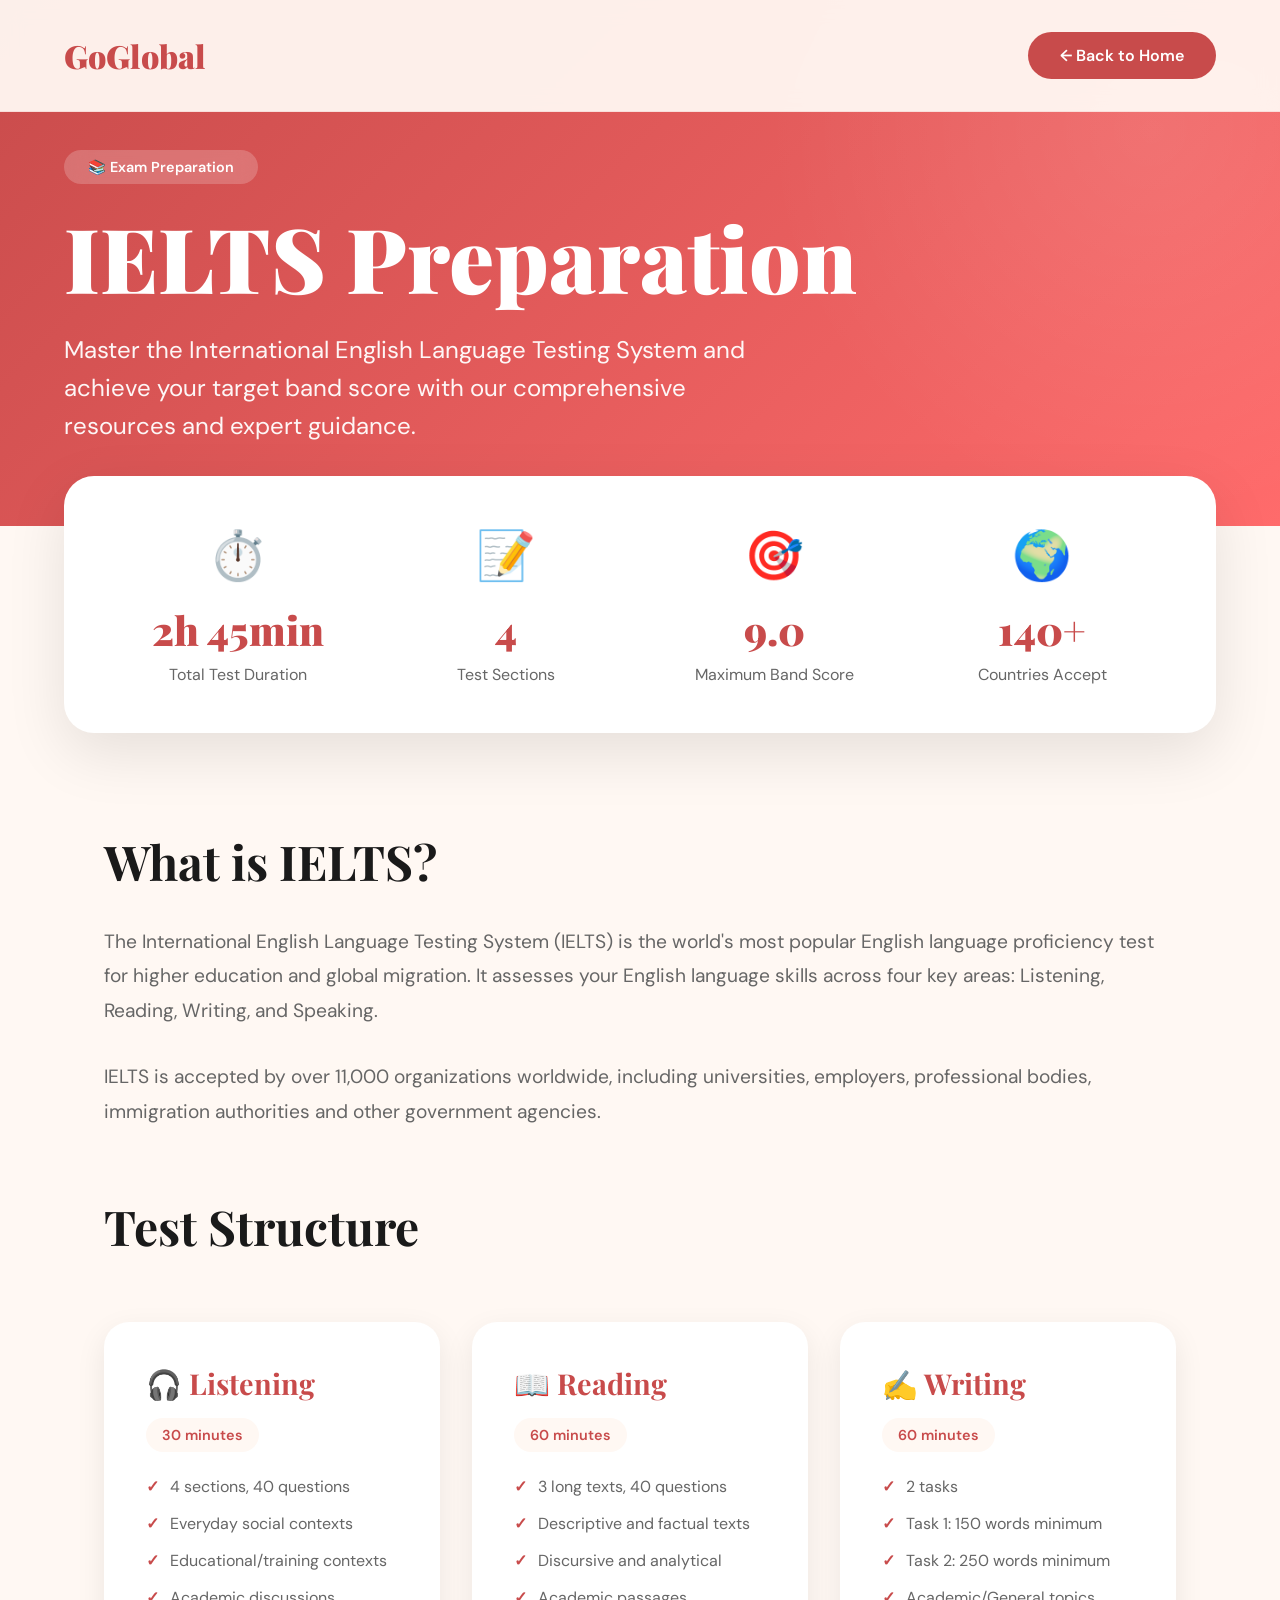
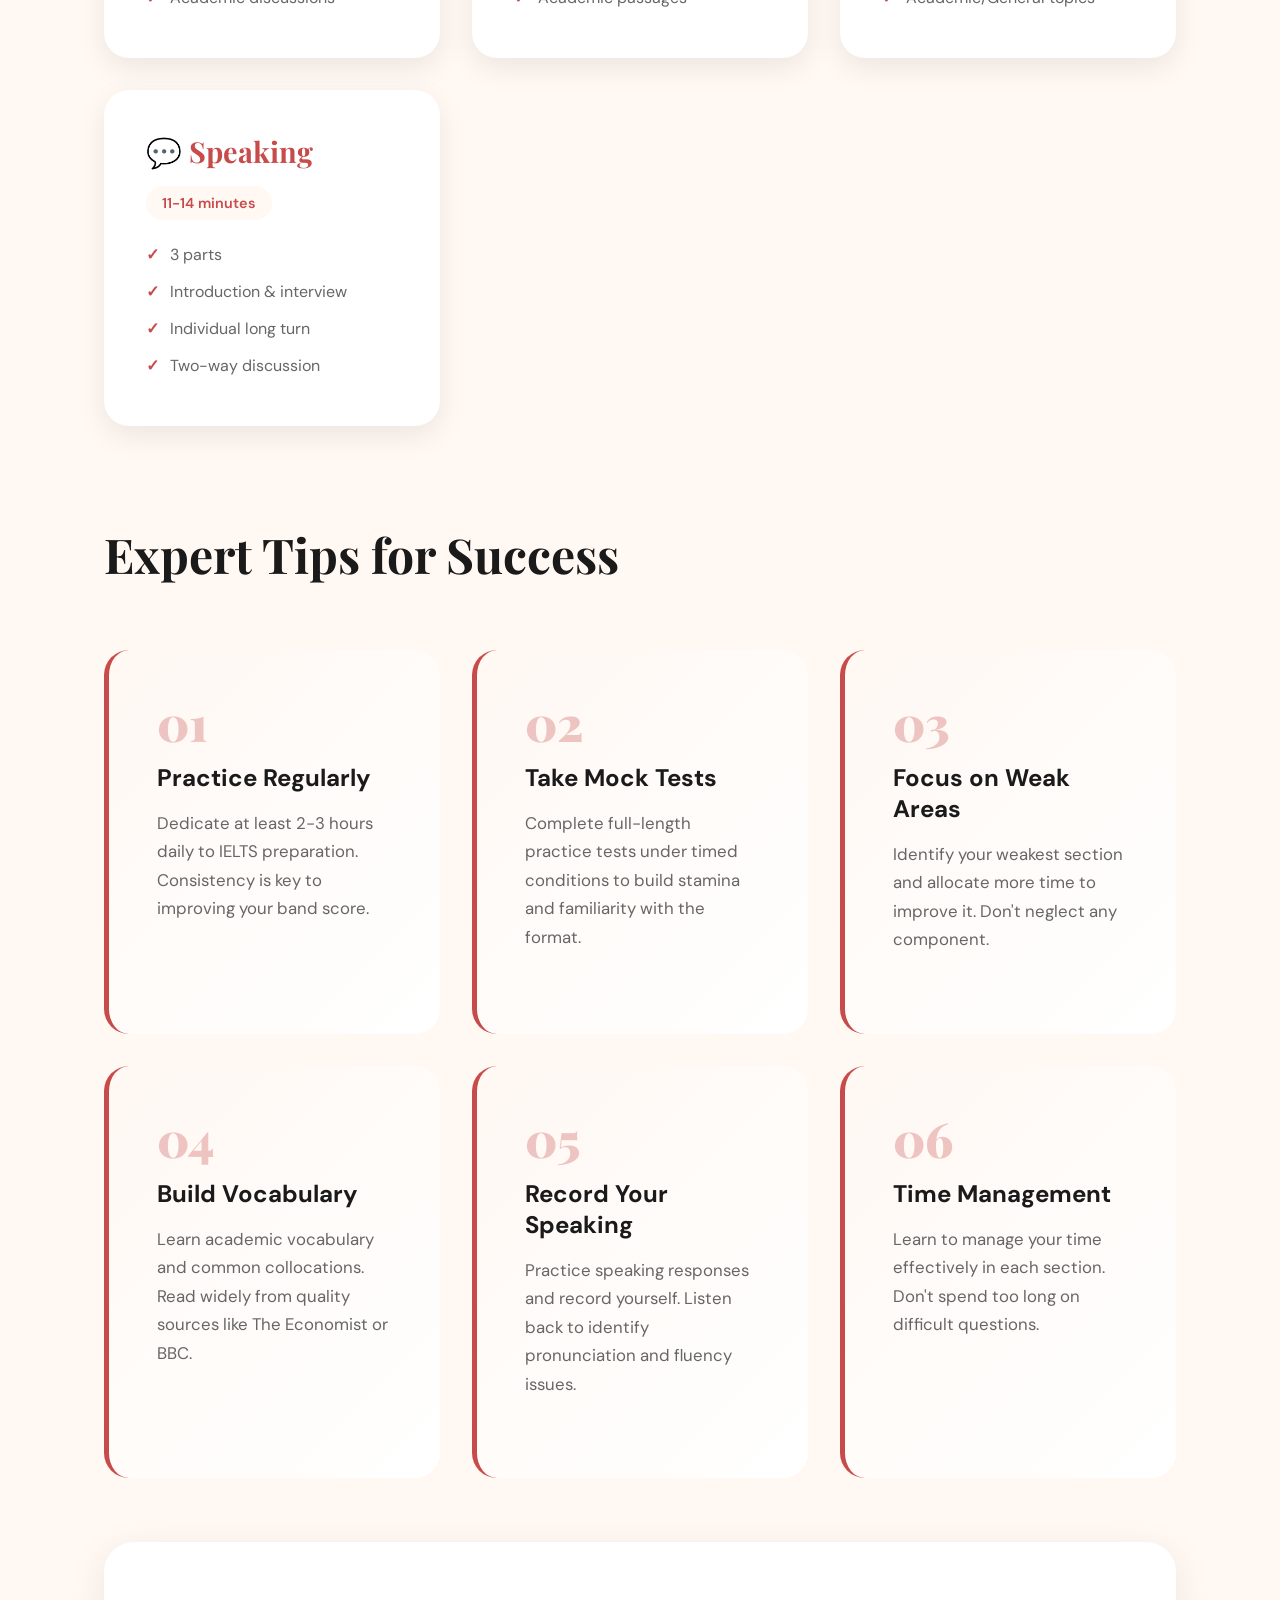
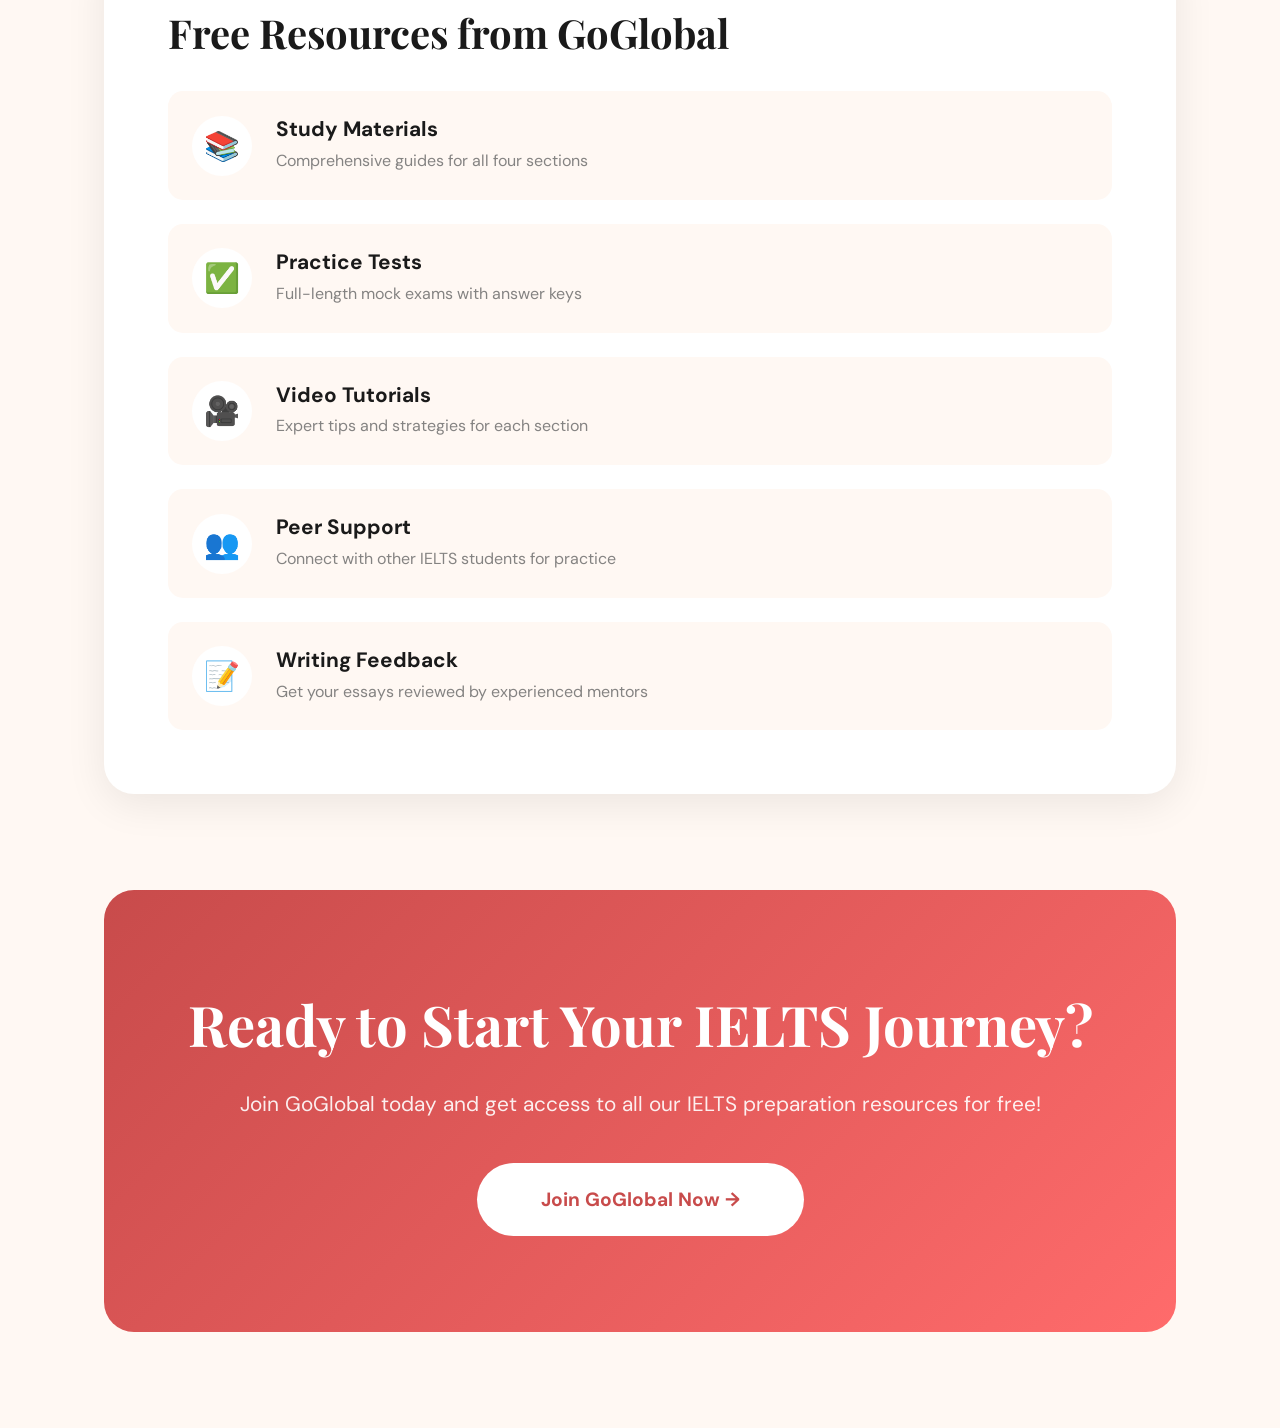
<file: ielts.html>
<!DOCTYPE html>
<html lang="en">
  <head>
    <meta charset="UTF-8" />
    <meta name="viewport" content="width=device-width, initial-scale=1.0" />
    <title>IELTS Preparation - GoGlobal</title>
    <link
      href="https://fonts.googleapis.com/css2?family=Playfair+Display:wght@700;900&family=DM+Sans:wght@400;500;700&display=swap"
      rel="stylesheet"
    />
    <style>
      * {
        margin: 0;
        padding: 0;
        box-sizing: border-box;
      }

      :root {
        --primary: #c84b4b;
        --primary-dark: #991b1b;
        --accent: #ff6b6b;
        --cream: #fff8f3;
        --dark: #1a1a1a;
        --gray: #666;
      }

      body {
        font-family: "DM Sans", sans-serif;
        background: var(--cream);
        color: var(--dark);
      }

      /* Navigation */
      nav {
        position: fixed;
        top: 0;
        width: 100%;
        padding: 2rem 4rem;
        display: flex;
        justify-content: space-between;
        align-items: center;
        z-index: 1000;
        background: rgba(255, 248, 243, 0.95);
        backdrop-filter: blur(10px);
        border-bottom: 1px solid rgba(200, 75, 75, 0.1);
      }

      .logo {
        font-family: "Playfair Display", serif;
        font-size: 2rem;
        font-weight: 900;
        color: var(--primary);
      }

      .back-btn {
        padding: 0.8rem 2rem;
        background: var(--primary);
        color: white;
        text-decoration: none;
        border-radius: 50px;
        font-weight: 600;
        transition: all 0.3s;
      }

      .back-btn:hover {
        background: var(--primary-dark);
        transform: translateY(-2px);
        box-shadow: 0 10px 30px rgba(200, 75, 75, 0.3);
      }

      /* Hero Section */
      .detail-hero {
        padding: 150px 4rem 80px;
        background: linear-gradient(135deg, var(--primary), var(--accent));
        position: relative;
        overflow: hidden;
      }

      .detail-hero::before {
        content: "";
        position: absolute;
        top: -50%;
        right: -20%;
        width: 60%;
        height: 150%;
        background: radial-gradient(circle, rgba(255, 255, 255, 0.1) 0%, transparent 70%);
        animation: float-rotate 20s infinite;
      }

      .hero-content {
        max-width: 1200px;
        margin: 0 auto;
        position: relative;
        z-index: 1;
      }

      .exam-badge {
        display: inline-block;
        padding: 0.5rem 1.5rem;
        background: rgba(255, 255, 255, 0.2);
        backdrop-filter: blur(10px);
        border-radius: 50px;
        color: white;
        font-size: 0.9rem;
        font-weight: 600;
        margin-bottom: 1.5rem;
      }

      .detail-hero h1 {
        font-family: "Playfair Display", serif;
        font-size: clamp(3rem, 7vw, 6rem);
        font-weight: 900;
        color: white;
        margin-bottom: 1.5rem;
        line-height: 1.1;
      }

      .detail-hero p {
        font-size: 1.5rem;
        color: rgba(255, 255, 255, 0.95);
        max-width: 700px;
        line-height: 1.6;
      }

      /* Stats Bar */
      .stats-bar {
        background: white;
        padding: 3rem 4rem;
        margin: -50px 4rem 0;
        border-radius: 30px;
        box-shadow: 0 20px 60px rgba(0, 0, 0, 0.1);
        position: relative;
        z-index: 10;
        display: grid;
        grid-template-columns: repeat(auto-fit, minmax(200px, 1fr));
        gap: 3rem;
      }

      .stat-item {
        text-align: center;
      }

      .stat-icon {
        font-size: 3rem;
        margin-bottom: 1rem;
      }

      .stat-value {
        font-family: "Playfair Display", serif;
        font-size: 2.5rem;
        font-weight: 900;
        color: var(--primary);
        display: block;
      }

      .stat-label {
        color: var(--gray);
        margin-top: 0.5rem;
      }

      /* Content Section */
      .content-section {
        max-width: 1200px;
        margin: 6rem auto;
        padding: 0 4rem;
      }

      .content-section h2 {
        font-family: "Playfair Display", serif;
        font-size: 3rem;
        color: var(--dark);
        margin-bottom: 2rem;
      }

      .content-section p {
        font-size: 1.2rem;
        line-height: 1.8;
        color: var(--gray);
        margin-bottom: 2rem;
      }

      /* Test Structure */
      .test-structure {
        display: grid;
        grid-template-columns: repeat(auto-fit, minmax(250px, 1fr));
        gap: 2rem;
        margin: 4rem 0;
      }

      .structure-card {
        background: white;
        padding: 2.5rem;
        border-radius: 25px;
        box-shadow: 0 10px 30px rgba(0, 0, 0, 0.08);
        transition: all 0.4s;
        border: 2px solid transparent;
      }

      .structure-card:hover {
        transform: translateY(-10px);
        border-color: var(--primary);
        box-shadow: 0 20px 50px rgba(200, 75, 75, 0.2);
      }

      .structure-card h3 {
        font-family: "Playfair Display", serif;
        font-size: 1.8rem;
        color: var(--primary);
        margin-bottom: 1rem;
      }

      .structure-card .duration {
        background: var(--cream);
        padding: 0.5rem 1rem;
        border-radius: 50px;
        display: inline-block;
        font-size: 0.9rem;
        font-weight: 600;
        color: var(--primary);
        margin-bottom: 1rem;
      }

      .structure-card ul {
        list-style: none;
        padding: 0;
      }

      .structure-card li {
        padding: 0.5rem 0;
        padding-left: 1.5rem;
        position: relative;
        color: var(--gray);
      }

      .structure-card li::before {
        content: "✓";
        position: absolute;
        left: 0;
        color: var(--primary);
        font-weight: bold;
      }

      /* Tips Section */
      .tips-grid {
        display: grid;
        grid-template-columns: repeat(auto-fit, minmax(300px, 1fr));
        gap: 2rem;
        margin: 4rem 0;
      }

      .tip-card {
        background: linear-gradient(135deg, #fff8f3, white);
        padding: 3rem;
        border-radius: 25px;
        border-left: 5px solid var(--primary);
        transition: all 0.3s;
      }

      .tip-card:hover {
        transform: translateX(10px);
        box-shadow: 0 15px 40px rgba(200, 75, 75, 0.15);
      }

      .tip-number {
        font-family: "Playfair Display", serif;
        font-size: 3rem;
        font-weight: 900;
        color: var(--primary);
        opacity: 0.3;
        line-height: 1;
      }

      .tip-card h4 {
        font-size: 1.5rem;
        margin: 1rem 0;
        color: var(--dark);
      }

      .tip-card p {
        color: var(--gray);
        font-size: 1.05rem;
        line-height: 1.7;
      }

      /* Resources Section */
      .resources {
        background: white;
        padding: 4rem;
        border-radius: 30px;
        margin: 4rem 0;
        box-shadow: 0 10px 40px rgba(0, 0, 0, 0.08);
      }

      .resources h3 {
        font-family: "Playfair Display", serif;
        font-size: 2.5rem;
        color: var(--dark);
        margin-bottom: 2rem;
      }

      .resource-list {
        display: grid;
        gap: 1.5rem;
      }

      .resource-item {
        display: flex;
        align-items: center;
        gap: 1.5rem;
        padding: 1.5rem;
        background: var(--cream);
        border-radius: 15px;
        transition: all 0.3s;
      }

      .resource-item:hover {
        background: var(--primary);
        color: white;
        transform: translateX(10px);
      }

      .resource-icon {
        width: 60px;
        height: 60px;
        background: white;
        border-radius: 50%;
        display: flex;
        align-items: center;
        justify-content: center;
        font-size: 1.8rem;
        flex-shrink: 0;
      }

      .resource-item:hover .resource-icon {
        background: var(--cream);
      }

      .resource-info h4 {
        font-size: 1.3rem;
        margin-bottom: 0.3rem;
      }

      .resource-info p {
        font-size: 1rem;
        opacity: 0.8;
        margin: 0;
      }

      /* CTA Section */
      .cta-detail {
        background: linear-gradient(135deg, var(--primary), var(--accent));
        padding: 6rem 4rem;
        text-align: center;
        border-radius: 30px;
        margin: 6rem 0;
      }

      .cta-detail h2 {
        font-family: "Playfair Display", serif;
        font-size: 3.5rem;
        color: white;
        margin-bottom: 1.5rem;
      }

      .cta-detail p {
        font-size: 1.3rem;
        color: rgba(255, 255, 255, 0.9);
        margin-bottom: 2.5rem;
      }

      .cta-btn {
        display: inline-block;
        padding: 1.5rem 4rem;
        background: white;
        color: var(--primary);
        text-decoration: none;
        border-radius: 50px;
        font-weight: 700;
        font-size: 1.2rem;
        transition: all 0.4s;
      }

      .cta-btn:hover {
        transform: translateY(-5px) scale(1.05);
        box-shadow: 0 20px 50px rgba(0, 0, 0, 0.3);
      }

      /* Responsive */
      @media (max-width: 768px) {
        nav {
          padding: 1.5rem 2rem;
        }

        .detail-hero {
          padding: 120px 2rem 60px;
        }

        .stats-bar {
          margin: -50px 2rem 0;
          padding: 2rem;
          grid-template-columns: 1fr;
          gap: 2rem;
        }

        .content-section {
          padding: 0 2rem;
        }

        .test-structure,
        .tips-grid {
          grid-template-columns: 1fr;
        }

        .resources {
          padding: 2rem;
        }

        .cta-detail {
          padding: 4rem 2rem;
        }
      }
    </style>
  </head>
  <body>
    <!-- Navigation -->
    <nav>
      <div class="logo">GoGlobal</div>
      <a href="goglobal-landing.html" class="back-btn">← Back to Home</a>
    </nav>

    <!-- Hero Section -->
    <section class="detail-hero">
      <div class="hero-content">
        <span class="exam-badge">📚 Exam Preparation</span>
        <h1>IELTS Preparation</h1>
        <p>
          Master the International English Language Testing System and achieve your target band score with our
          comprehensive resources and expert guidance.
        </p>
      </div>
    </section>

    <!-- Stats Bar -->
    <div class="stats-bar">
      <div class="stat-item">
        <div class="stat-icon">⏱️</div>
        <span class="stat-value">2h 45min</span>
        <div class="stat-label">Total Test Duration</div>
      </div>
      <div class="stat-item">
        <div class="stat-icon">📝</div>
        <span class="stat-value">4</span>
        <div class="stat-label">Test Sections</div>
      </div>
      <div class="stat-item">
        <div class="stat-icon">🎯</div>
        <span class="stat-value">9.0</span>
        <div class="stat-label">Maximum Band Score</div>
      </div>
      <div class="stat-item">
        <div class="stat-icon">🌍</div>
        <span class="stat-value">140+</span>
        <div class="stat-label">Countries Accept</div>
      </div>
    </div>

    <!-- Content Section -->
    <div class="content-section">
      <h2>What is IELTS?</h2>
      <p>
        The International English Language Testing System (IELTS) is the world's most popular English language
        proficiency test for higher education and global migration. It assesses your English language skills across four
        key areas: Listening, Reading, Writing, and Speaking.
      </p>
      <p>
        IELTS is accepted by over 11,000 organizations worldwide, including universities, employers, professional
        bodies, immigration authorities and other government agencies.
      </p>

      <!-- Test Structure -->
      <h2 style="margin-top: 4rem">Test Structure</h2>
      <div class="test-structure">
        <div class="structure-card">
          <h3>🎧 Listening</h3>
          <span class="duration">30 minutes</span>
          <ul>
            <li>4 sections, 40 questions</li>
            <li>Everyday social contexts</li>
            <li>Educational/training contexts</li>
            <li>Academic discussions</li>
          </ul>
        </div>

        <div class="structure-card">
          <h3>📖 Reading</h3>
          <span class="duration">60 minutes</span>
          <ul>
            <li>3 long texts, 40 questions</li>
            <li>Descriptive and factual texts</li>
            <li>Discursive and analytical</li>
            <li>Academic passages</li>
          </ul>
        </div>

        <div class="structure-card">
          <h3>✍️ Writing</h3>
          <span class="duration">60 minutes</span>
          <ul>
            <li>2 tasks</li>
            <li>Task 1: 150 words minimum</li>
            <li>Task 2: 250 words minimum</li>
            <li>Academic/General topics</li>
          </ul>
        </div>

        <div class="structure-card">
          <h3>💬 Speaking</h3>
          <span class="duration">11-14 minutes</span>
          <ul>
            <li>3 parts</li>
            <li>Introduction & interview</li>
            <li>Individual long turn</li>
            <li>Two-way discussion</li>
          </ul>
        </div>
      </div>

      <!-- Tips -->
      <h2 style="margin-top: 6rem">Expert Tips for Success</h2>
      <div class="tips-grid">
        <div class="tip-card">
          <div class="tip-number">01</div>
          <h4>Practice Regularly</h4>
          <p>
            Dedicate at least 2-3 hours daily to IELTS preparation. Consistency is key to improving your band score.
          </p>
        </div>

        <div class="tip-card">
          <div class="tip-number">02</div>
          <h4>Take Mock Tests</h4>
          <p>
            Complete full-length practice tests under timed conditions to build stamina and familiarity with the format.
          </p>
        </div>

        <div class="tip-card">
          <div class="tip-number">03</div>
          <h4>Focus on Weak Areas</h4>
          <p>Identify your weakest section and allocate more time to improve it. Don't neglect any component.</p>
        </div>

        <div class="tip-card">
          <div class="tip-number">04</div>
          <h4>Build Vocabulary</h4>
          <p>
            Learn academic vocabulary and common collocations. Read widely from quality sources like The Economist or
            BBC.
          </p>
        </div>

        <div class="tip-card">
          <div class="tip-number">05</div>
          <h4>Record Your Speaking</h4>
          <p>
            Practice speaking responses and record yourself. Listen back to identify pronunciation and fluency issues.
          </p>
        </div>

        <div class="tip-card">
          <div class="tip-number">06</div>
          <h4>Time Management</h4>
          <p>Learn to manage your time effectively in each section. Don't spend too long on difficult questions.</p>
        </div>
      </div>

      <!-- Resources -->
      <div class="resources">
        <h3>Free Resources from GoGlobal</h3>
        <div class="resource-list">
          <div class="resource-item">
            <div class="resource-icon">📚</div>
            <div class="resource-info">
              <h4>Study Materials</h4>
              <p>Comprehensive guides for all four sections</p>
            </div>
          </div>

          <div class="resource-item">
            <div class="resource-icon">✅</div>
            <div class="resource-info">
              <h4>Practice Tests</h4>
              <p>Full-length mock exams with answer keys</p>
            </div>
          </div>

          <div class="resource-item">
            <div class="resource-icon">🎥</div>
            <div class="resource-info">
              <h4>Video Tutorials</h4>
              <p>Expert tips and strategies for each section</p>
            </div>
          </div>

          <div class="resource-item">
            <div class="resource-icon">👥</div>
            <div class="resource-info">
              <h4>Peer Support</h4>
              <p>Connect with other IELTS students for practice</p>
            </div>
          </div>

          <div class="resource-item">
            <div class="resource-icon">📝</div>
            <div class="resource-info">
              <h4>Writing Feedback</h4>
              <p>Get your essays reviewed by experienced mentors</p>
            </div>
          </div>
        </div>
      </div>

      <!-- CTA -->
      <div class="cta-detail">
        <h2>Ready to Start Your IELTS Journey?</h2>
        <p>Join GoGlobal today and get access to all our IELTS preparation resources for free!</p>
        <a href="#" class="cta-btn">Join GoGlobal Now →</a>
      </div>
    </div>
  </body>
</html>
</file>
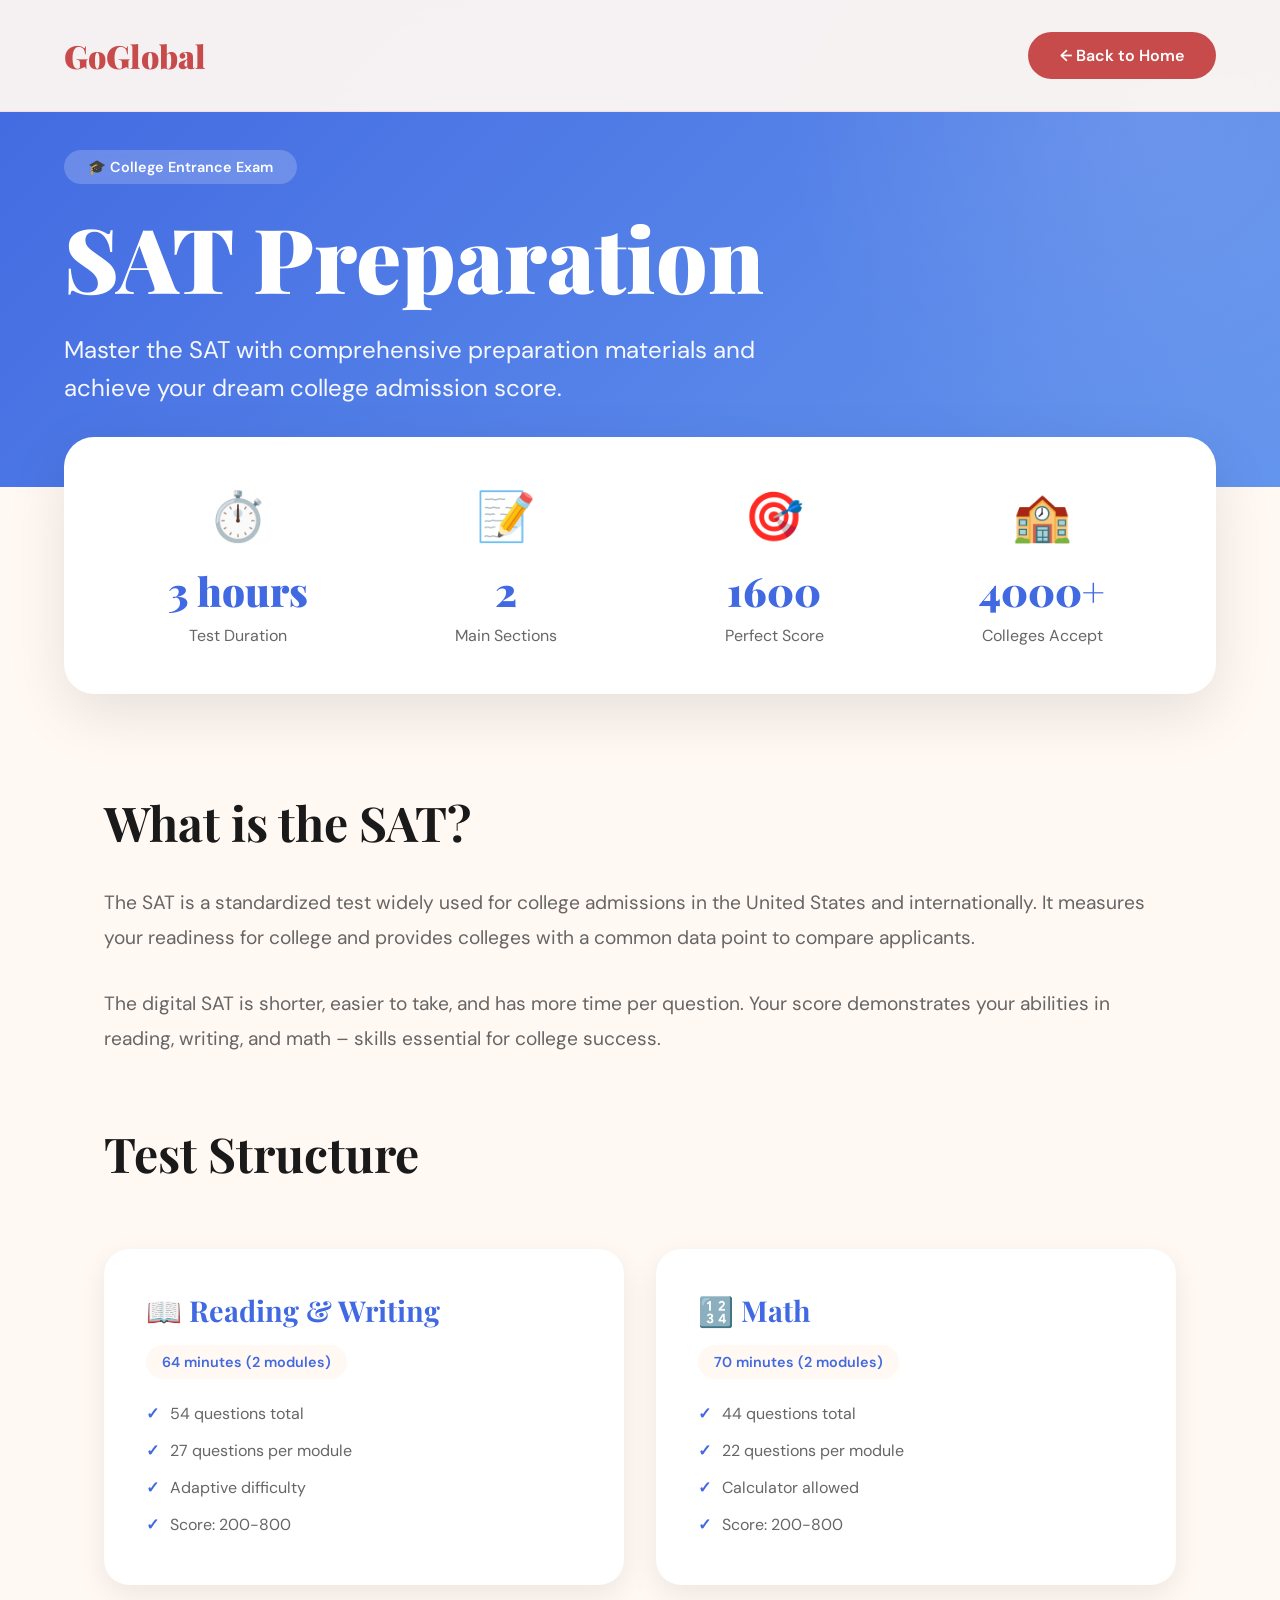
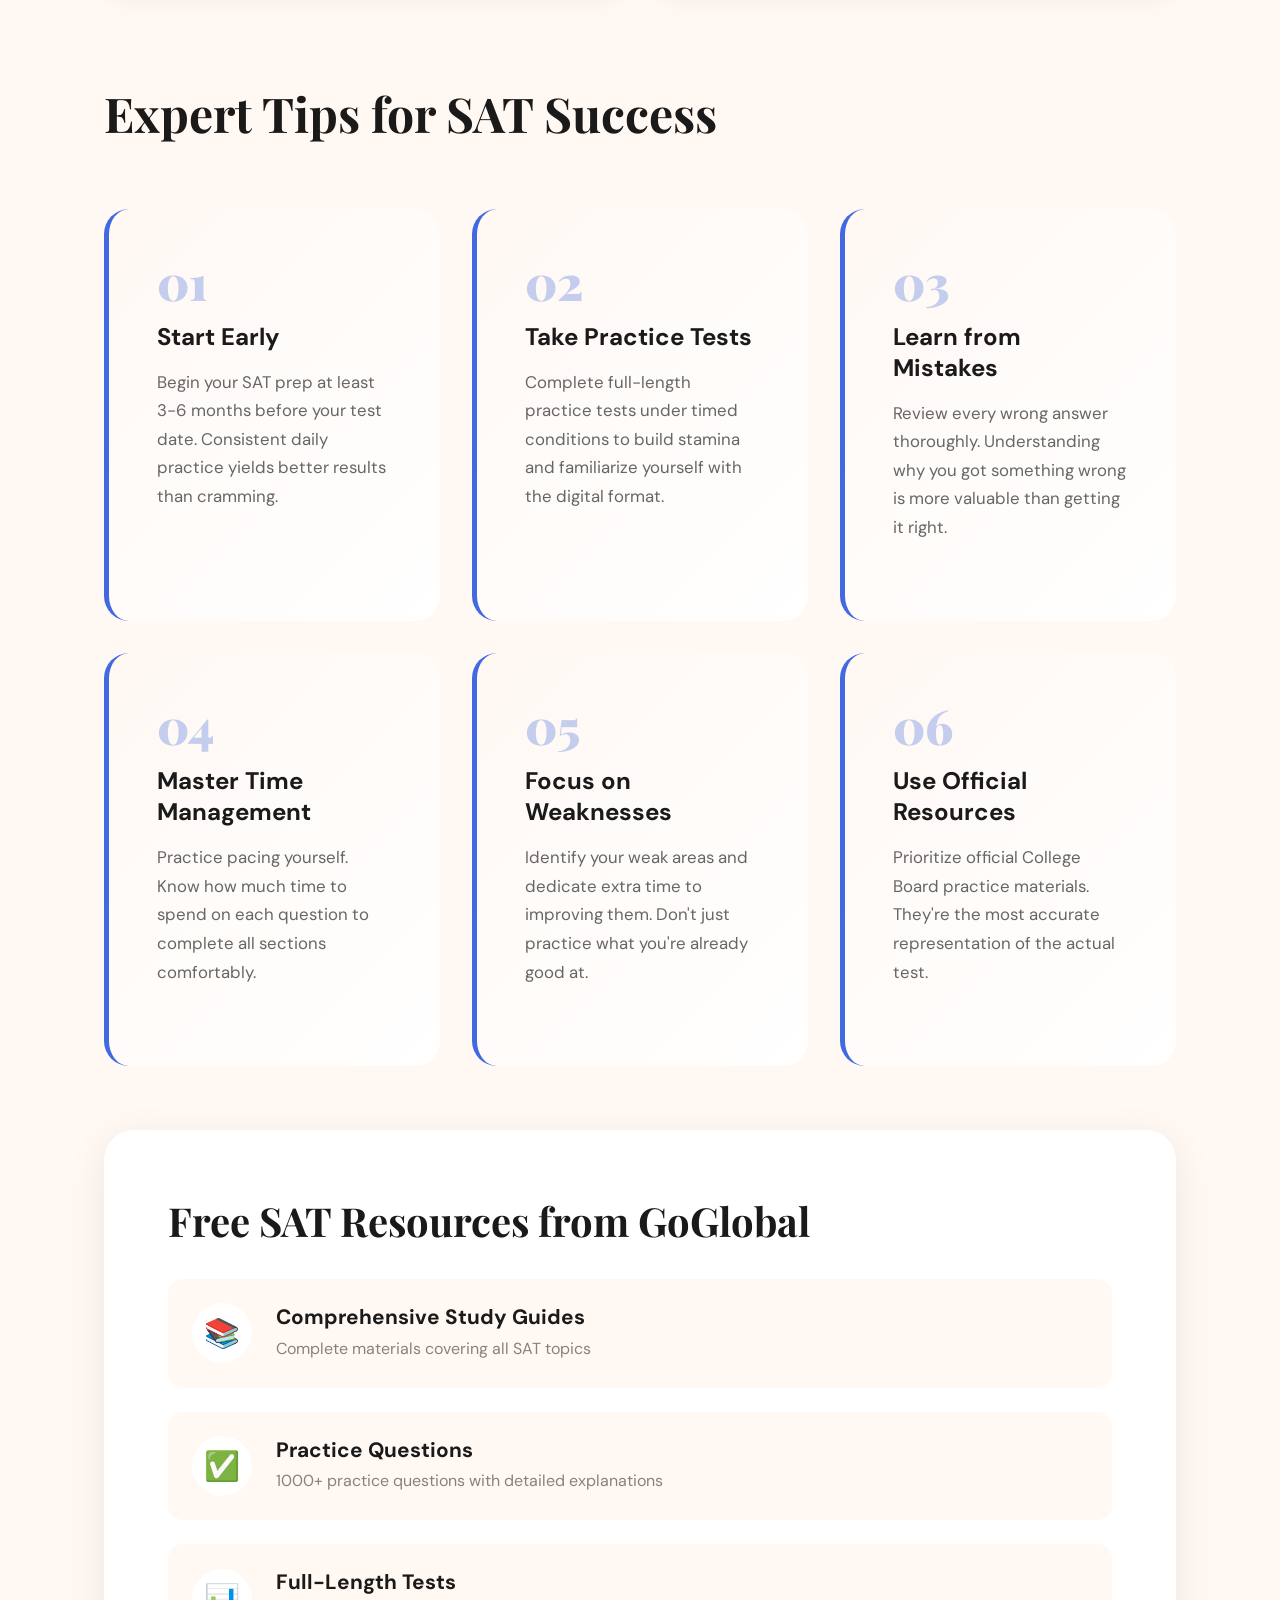
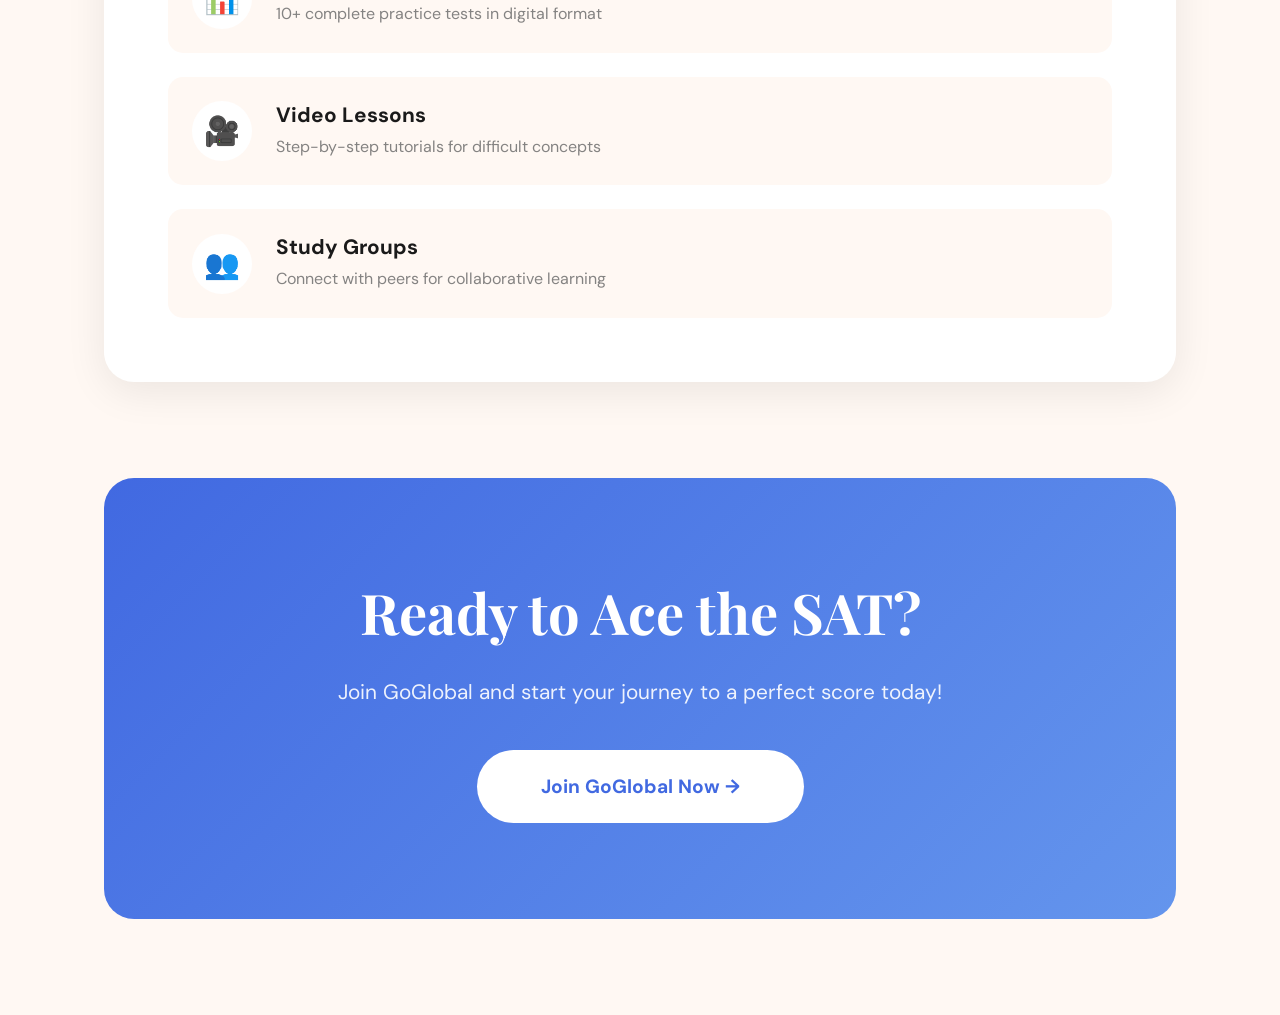
<file: sat.html>
<!DOCTYPE html>
<html lang="en">
  <head>
    <meta charset="UTF-8" />
    <meta name="viewport" content="width=device-width, initial-scale=1.0" />
    <title>SAT Preparation - GoGlobal</title>
    <link
      href="https://fonts.googleapis.com/css2?family=Playfair+Display:wght@700;900&family=DM+Sans:wght@400;500;700&display=swap"
      rel="stylesheet"
    />
    <style>
      * {
        margin: 0;
        padding: 0;
        box-sizing: border-box;
      }

      :root {
        --primary: #c84b4b;
        --primary-dark: #991b1b;
        --accent: #ff6b6b;
        --cream: #fff8f3;
        --dark: #1a1a1a;
        --gray: #666;
      }

      body {
        font-family: "DM Sans", sans-serif;
        background: var(--cream);
        color: var(--dark);
      }

      nav {
        position: fixed;
        top: 0;
        width: 100%;
        padding: 2rem 4rem;
        display: flex;
        justify-content: space-between;
        align-items: center;
        z-index: 1000;
        background: rgba(255, 248, 243, 0.95);
        backdrop-filter: blur(10px);
        border-bottom: 1px solid rgba(200, 75, 75, 0.1);
      }

      .logo {
        font-family: "Playfair Display", serif;
        font-size: 2rem;
        font-weight: 900;
        color: var(--primary);
      }

      .back-btn {
        padding: 0.8rem 2rem;
        background: var(--primary);
        color: white;
        text-decoration: none;
        border-radius: 50px;
        font-weight: 600;
        transition: all 0.3s;
      }

      .back-btn:hover {
        background: var(--primary-dark);
        transform: translateY(-2px);
        box-shadow: 0 10px 30px rgba(200, 75, 75, 0.3);
      }

      .detail-hero {
        padding: 150px 4rem 80px;
        background: linear-gradient(135deg, #4169e1, #6495ed);
        position: relative;
        overflow: hidden;
      }

      .detail-hero::before {
        content: "";
        position: absolute;
        top: -50%;
        right: -20%;
        width: 60%;
        height: 150%;
        background: radial-gradient(circle, rgba(255, 255, 255, 0.1) 0%, transparent 70%);
        animation: float-rotate 20s infinite;
      }

      @keyframes float-rotate {
        0%,
        100% {
          transform: rotate(0deg);
        }
        50% {
          transform: rotate(180deg);
        }
      }

      .hero-content {
        max-width: 1200px;
        margin: 0 auto;
        position: relative;
        z-index: 1;
      }

      .exam-badge {
        display: inline-block;
        padding: 0.5rem 1.5rem;
        background: rgba(255, 255, 255, 0.2);
        backdrop-filter: blur(10px);
        border-radius: 50px;
        color: white;
        font-size: 0.9rem;
        font-weight: 600;
        margin-bottom: 1.5rem;
      }

      .detail-hero h1 {
        font-family: "Playfair Display", serif;
        font-size: clamp(3rem, 7vw, 6rem);
        font-weight: 900;
        color: white;
        margin-bottom: 1.5rem;
        line-height: 1.1;
      }

      .detail-hero p {
        font-size: 1.5rem;
        color: rgba(255, 255, 255, 0.95);
        max-width: 700px;
        line-height: 1.6;
      }

      .stats-bar {
        background: white;
        padding: 3rem 4rem;
        margin: -50px 4rem 0;
        border-radius: 30px;
        box-shadow: 0 20px 60px rgba(0, 0, 0, 0.1);
        position: relative;
        z-index: 10;
        display: grid;
        grid-template-columns: repeat(auto-fit, minmax(200px, 1fr));
        gap: 3rem;
      }

      .stat-item {
        text-align: center;
      }

      .stat-icon {
        font-size: 3rem;
        margin-bottom: 1rem;
      }

      .stat-value {
        font-family: "Playfair Display", serif;
        font-size: 2.5rem;
        font-weight: 900;
        color: #4169e1;
        display: block;
      }

      .stat-label {
        color: var(--gray);
        margin-top: 0.5rem;
      }

      .content-section {
        max-width: 1200px;
        margin: 6rem auto;
        padding: 0 4rem;
      }

      .content-section h2 {
        font-family: "Playfair Display", serif;
        font-size: 3rem;
        color: var(--dark);
        margin-bottom: 2rem;
      }

      .content-section p {
        font-size: 1.2rem;
        line-height: 1.8;
        color: var(--gray);
        margin-bottom: 2rem;
      }

      .test-structure {
        display: grid;
        grid-template-columns: repeat(auto-fit, minmax(280px, 1fr));
        gap: 2rem;
        margin: 4rem 0;
      }

      .structure-card {
        background: white;
        padding: 2.5rem;
        border-radius: 25px;
        box-shadow: 0 10px 30px rgba(0, 0, 0, 0.08);
        transition: all 0.4s;
        border: 2px solid transparent;
      }

      .structure-card:hover {
        transform: translateY(-10px);
        border-color: #4169e1;
        box-shadow: 0 20px 50px rgba(65, 105, 225, 0.2);
      }

      .structure-card h3 {
        font-family: "Playfair Display", serif;
        font-size: 1.8rem;
        color: #4169e1;
        margin-bottom: 1rem;
      }

      .duration {
        background: var(--cream);
        padding: 0.5rem 1rem;
        border-radius: 50px;
        display: inline-block;
        font-size: 0.9rem;
        font-weight: 600;
        color: #4169e1;
        margin-bottom: 1rem;
      }

      .structure-card ul {
        list-style: none;
        padding: 0;
      }

      .structure-card li {
        padding: 0.5rem 0;
        padding-left: 1.5rem;
        position: relative;
        color: var(--gray);
      }

      .structure-card li::before {
        content: "✓";
        position: absolute;
        left: 0;
        color: #4169e1;
        font-weight: bold;
      }

      .tips-grid {
        display: grid;
        grid-template-columns: repeat(auto-fit, minmax(300px, 1fr));
        gap: 2rem;
        margin: 4rem 0;
      }

      .tip-card {
        background: linear-gradient(135deg, #fff8f3, white);
        padding: 3rem;
        border-radius: 25px;
        border-left: 5px solid #4169e1;
        transition: all 0.3s;
      }

      .tip-card:hover {
        transform: translateX(10px);
        box-shadow: 0 15px 40px rgba(65, 105, 225, 0.15);
      }

      .tip-number {
        font-family: "Playfair Display", serif;
        font-size: 3rem;
        font-weight: 900;
        color: #4169e1;
        opacity: 0.3;
        line-height: 1;
      }

      .tip-card h4 {
        font-size: 1.5rem;
        margin: 1rem 0;
        color: var(--dark);
      }

      .tip-card p {
        color: var(--gray);
        font-size: 1.05rem;
        line-height: 1.7;
      }

      .resources {
        background: white;
        padding: 4rem;
        border-radius: 30px;
        margin: 4rem 0;
        box-shadow: 0 10px 40px rgba(0, 0, 0, 0.08);
      }

      .resources h3 {
        font-family: "Playfair Display", serif;
        font-size: 2.5rem;
        color: var(--dark);
        margin-bottom: 2rem;
      }

      .resource-list {
        display: grid;
        gap: 1.5rem;
      }

      .resource-item {
        display: flex;
        align-items: center;
        gap: 1.5rem;
        padding: 1.5rem;
        background: var(--cream);
        border-radius: 15px;
        transition: all 0.3s;
      }

      .resource-item:hover {
        background: #4169e1;
        color: white;
        transform: translateX(10px);
      }

      .resource-icon {
        width: 60px;
        height: 60px;
        background: white;
        border-radius: 50%;
        display: flex;
        align-items: center;
        justify-content: center;
        font-size: 1.8rem;
        flex-shrink: 0;
      }

      .resource-item:hover .resource-icon {
        background: var(--cream);
      }

      .resource-info h4 {
        font-size: 1.3rem;
        margin-bottom: 0.3rem;
      }

      .resource-info p {
        font-size: 1rem;
        opacity: 0.8;
        margin: 0;
      }

      .cta-detail {
        background: linear-gradient(135deg, #4169e1, #6495ed);
        padding: 6rem 4rem;
        text-align: center;
        border-radius: 30px;
        margin: 6rem 0;
      }

      .cta-detail h2 {
        font-family: "Playfair Display", serif;
        font-size: 3.5rem;
        color: white;
        margin-bottom: 1.5rem;
      }

      .cta-detail p {
        font-size: 1.3rem;
        color: rgba(255, 255, 255, 0.9);
        margin-bottom: 2.5rem;
      }

      .cta-btn {
        display: inline-block;
        padding: 1.5rem 4rem;
        background: white;
        color: #4169e1;
        text-decoration: none;
        border-radius: 50px;
        font-weight: 700;
        font-size: 1.2rem;
        transition: all 0.4s;
      }

      .cta-btn:hover {
        transform: translateY(-5px) scale(1.05);
        box-shadow: 0 20px 50px rgba(0, 0, 0, 0.3);
      }

      @media (max-width: 768px) {
        nav {
          padding: 1.5rem 2rem;
        }

        .detail-hero {
          padding: 120px 2rem 60px;
        }

        .detail-hero h1 {
          font-size: 2.5rem;
        }

        .detail-hero p {
          font-size: 1.1rem;
        }

        .stats-bar {
          margin: -50px 2rem 0;
          padding: 2rem;
          grid-template-columns: 1fr;
          gap: 2rem;
        }

        .content-section {
          padding: 0 2rem;
          margin: 4rem auto;
        }

        .content-section h2 {
          font-size: 2rem;
        }

        .test-structure,
        .tips-grid {
          grid-template-columns: 1fr;
        }

        .resources {
          padding: 2rem;
        }

        .cta-detail {
          padding: 4rem 2rem;
        }

        .cta-detail h2 {
          font-size: 2.5rem;
        }
      }
    </style>
  </head>
  <body>
    <nav>
      <div class="logo">GoGlobal</div>
      <a href="goglobal-landing.html" class="back-btn">← Back to Home</a>
    </nav>

    <section class="detail-hero">
      <div class="hero-content">
        <span class="exam-badge">🎓 College Entrance Exam</span>
        <h1>SAT Preparation</h1>
        <p>Master the SAT with comprehensive preparation materials and achieve your dream college admission score.</p>
      </div>
    </section>

    <div class="stats-bar">
      <div class="stat-item">
        <div class="stat-icon">⏱️</div>
        <span class="stat-value">3 hours</span>
        <div class="stat-label">Test Duration</div>
      </div>
      <div class="stat-item">
        <div class="stat-icon">📝</div>
        <span class="stat-value">2</span>
        <div class="stat-label">Main Sections</div>
      </div>
      <div class="stat-item">
        <div class="stat-icon">🎯</div>
        <span class="stat-value">1600</span>
        <div class="stat-label">Perfect Score</div>
      </div>
      <div class="stat-item">
        <div class="stat-icon">🏫</div>
        <span class="stat-value">4000+</span>
        <div class="stat-label">Colleges Accept</div>
      </div>
    </div>

    <div class="content-section">
      <h2>What is the SAT?</h2>
      <p>
        The SAT is a standardized test widely used for college admissions in the United States and internationally. It
        measures your readiness for college and provides colleges with a common data point to compare applicants.
      </p>
      <p>
        The digital SAT is shorter, easier to take, and has more time per question. Your score demonstrates your
        abilities in reading, writing, and math – skills essential for college success.
      </p>

      <h2 style="margin-top: 4rem">Test Structure</h2>
      <div class="test-structure">
        <div class="structure-card">
          <h3>📖 Reading & Writing</h3>
          <span class="duration">64 minutes (2 modules)</span>
          <ul>
            <li>54 questions total</li>
            <li>27 questions per module</li>
            <li>Adaptive difficulty</li>
            <li>Score: 200-800</li>
          </ul>
        </div>

        <div class="structure-card">
          <h3>🔢 Math</h3>
          <span class="duration">70 minutes (2 modules)</span>
          <ul>
            <li>44 questions total</li>
            <li>22 questions per module</li>
            <li>Calculator allowed</li>
            <li>Score: 200-800</li>
          </ul>
        </div>
      </div>

      <h2 style="margin-top: 6rem">Expert Tips for SAT Success</h2>
      <div class="tips-grid">
        <div class="tip-card">
          <div class="tip-number">01</div>
          <h4>Start Early</h4>
          <p>
            Begin your SAT prep at least 3-6 months before your test date. Consistent daily practice yields better
            results than cramming.
          </p>
        </div>

        <div class="tip-card">
          <div class="tip-number">02</div>
          <h4>Take Practice Tests</h4>
          <p>
            Complete full-length practice tests under timed conditions to build stamina and familiarize yourself with
            the digital format.
          </p>
        </div>

        <div class="tip-card">
          <div class="tip-number">03</div>
          <h4>Learn from Mistakes</h4>
          <p>
            Review every wrong answer thoroughly. Understanding why you got something wrong is more valuable than
            getting it right.
          </p>
        </div>

        <div class="tip-card">
          <div class="tip-number">04</div>
          <h4>Master Time Management</h4>
          <p>
            Practice pacing yourself. Know how much time to spend on each question to complete all sections comfortably.
          </p>
        </div>

        <div class="tip-card">
          <div class="tip-number">05</div>
          <h4>Focus on Weaknesses</h4>
          <p>
            Identify your weak areas and dedicate extra time to improving them. Don't just practice what you're already
            good at.
          </p>
        </div>

        <div class="tip-card">
          <div class="tip-number">06</div>
          <h4>Use Official Resources</h4>
          <p>
            Prioritize official College Board practice materials. They're the most accurate representation of the actual
            test.
          </p>
        </div>
      </div>

      <div class="resources">
        <h3>Free SAT Resources from GoGlobal</h3>
        <div class="resource-list">
          <div class="resource-item">
            <div class="resource-icon">📚</div>
            <div class="resource-info">
              <h4>Comprehensive Study Guides</h4>
              <p>Complete materials covering all SAT topics</p>
            </div>
          </div>

          <div class="resource-item">
            <div class="resource-icon">✅</div>
            <div class="resource-info">
              <h4>Practice Questions</h4>
              <p>1000+ practice questions with detailed explanations</p>
            </div>
          </div>

          <div class="resource-item">
            <div class="resource-icon">📊</div>
            <div class="resource-info">
              <h4>Full-Length Tests</h4>
              <p>10+ complete practice tests in digital format</p>
            </div>
          </div>

          <div class="resource-item">
            <div class="resource-icon">🎥</div>
            <div class="resource-info">
              <h4>Video Lessons</h4>
              <p>Step-by-step tutorials for difficult concepts</p>
            </div>
          </div>

          <div class="resource-item">
            <div class="resource-icon">👥</div>
            <div class="resource-info">
              <h4>Study Groups</h4>
              <p>Connect with peers for collaborative learning</p>
            </div>
          </div>
        </div>
      </div>

      <div class="cta-detail">
        <h2>Ready to Ace the SAT?</h2>
        <p>Join GoGlobal and start your journey to a perfect score today!</p>
        <a href="#" class="cta-btn">Join GoGlobal Now →</a>
      </div>
    </div>
  </body>
</html>
</file>
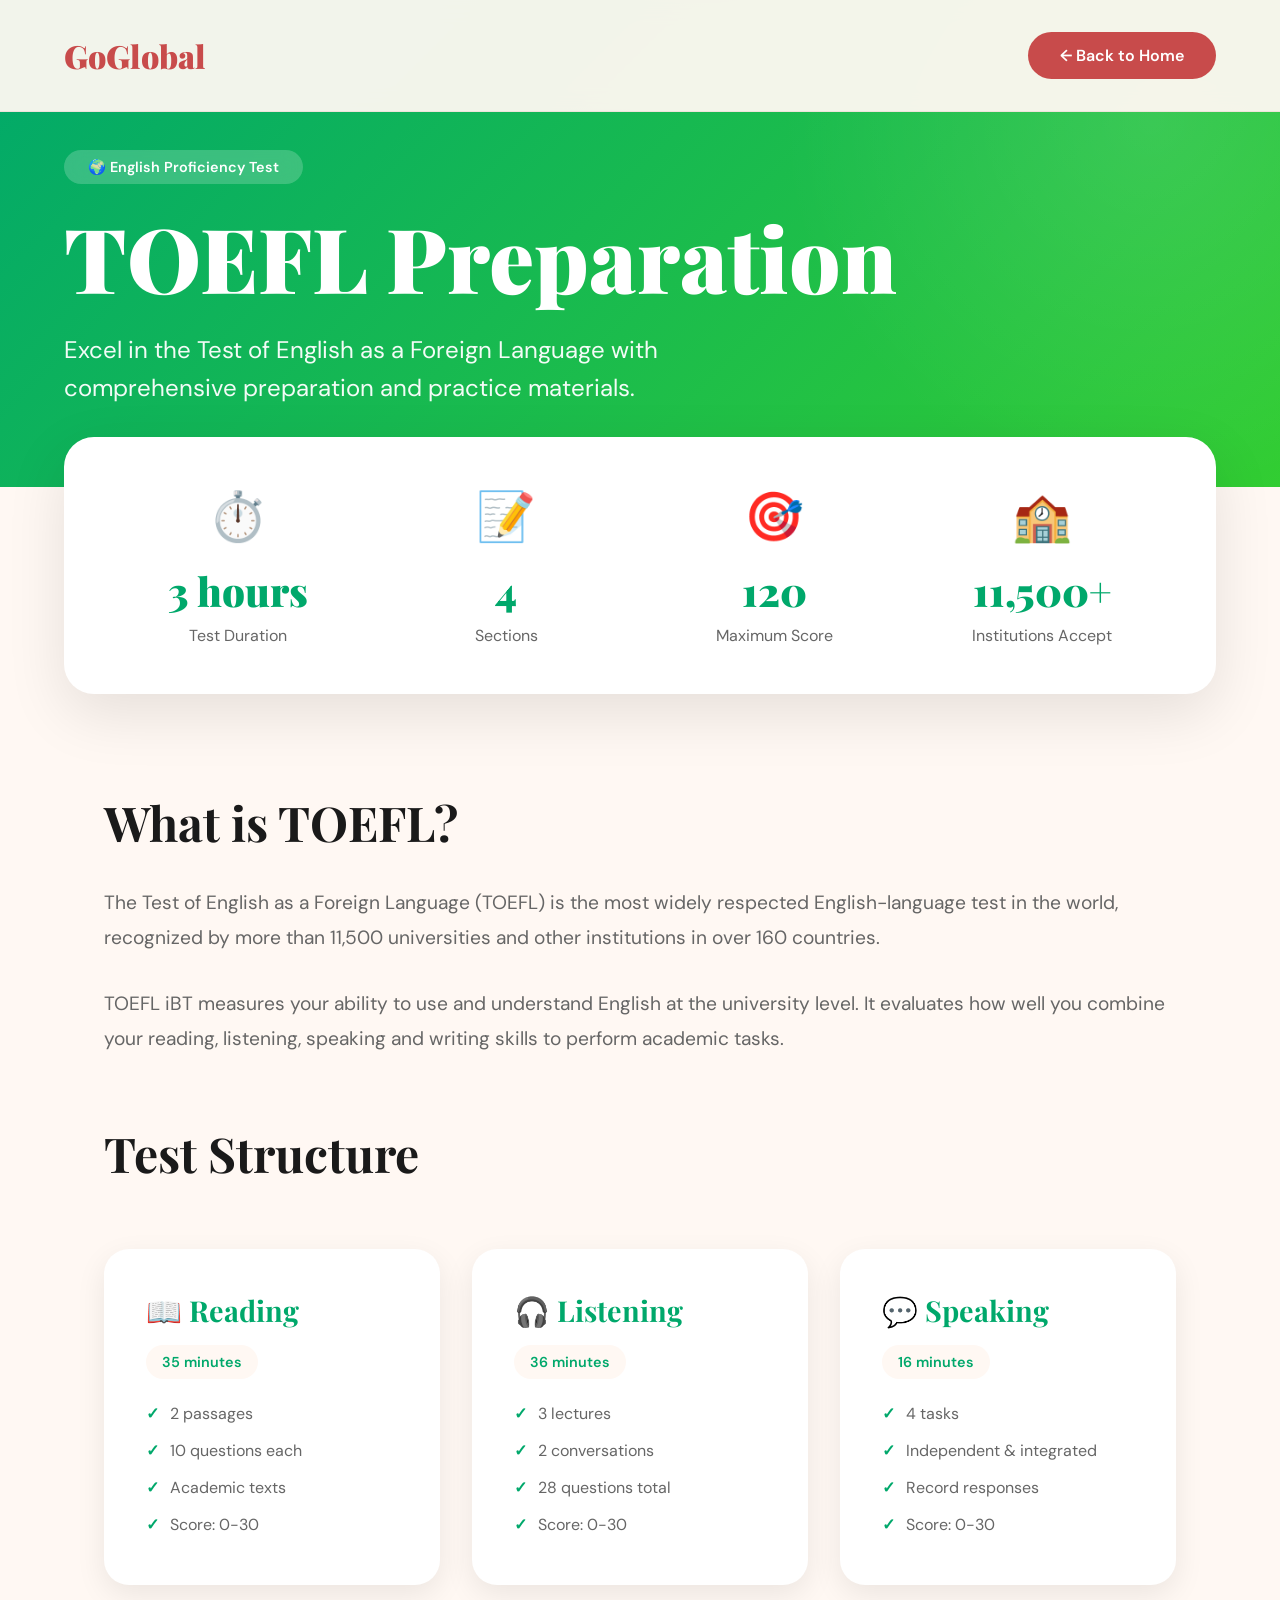
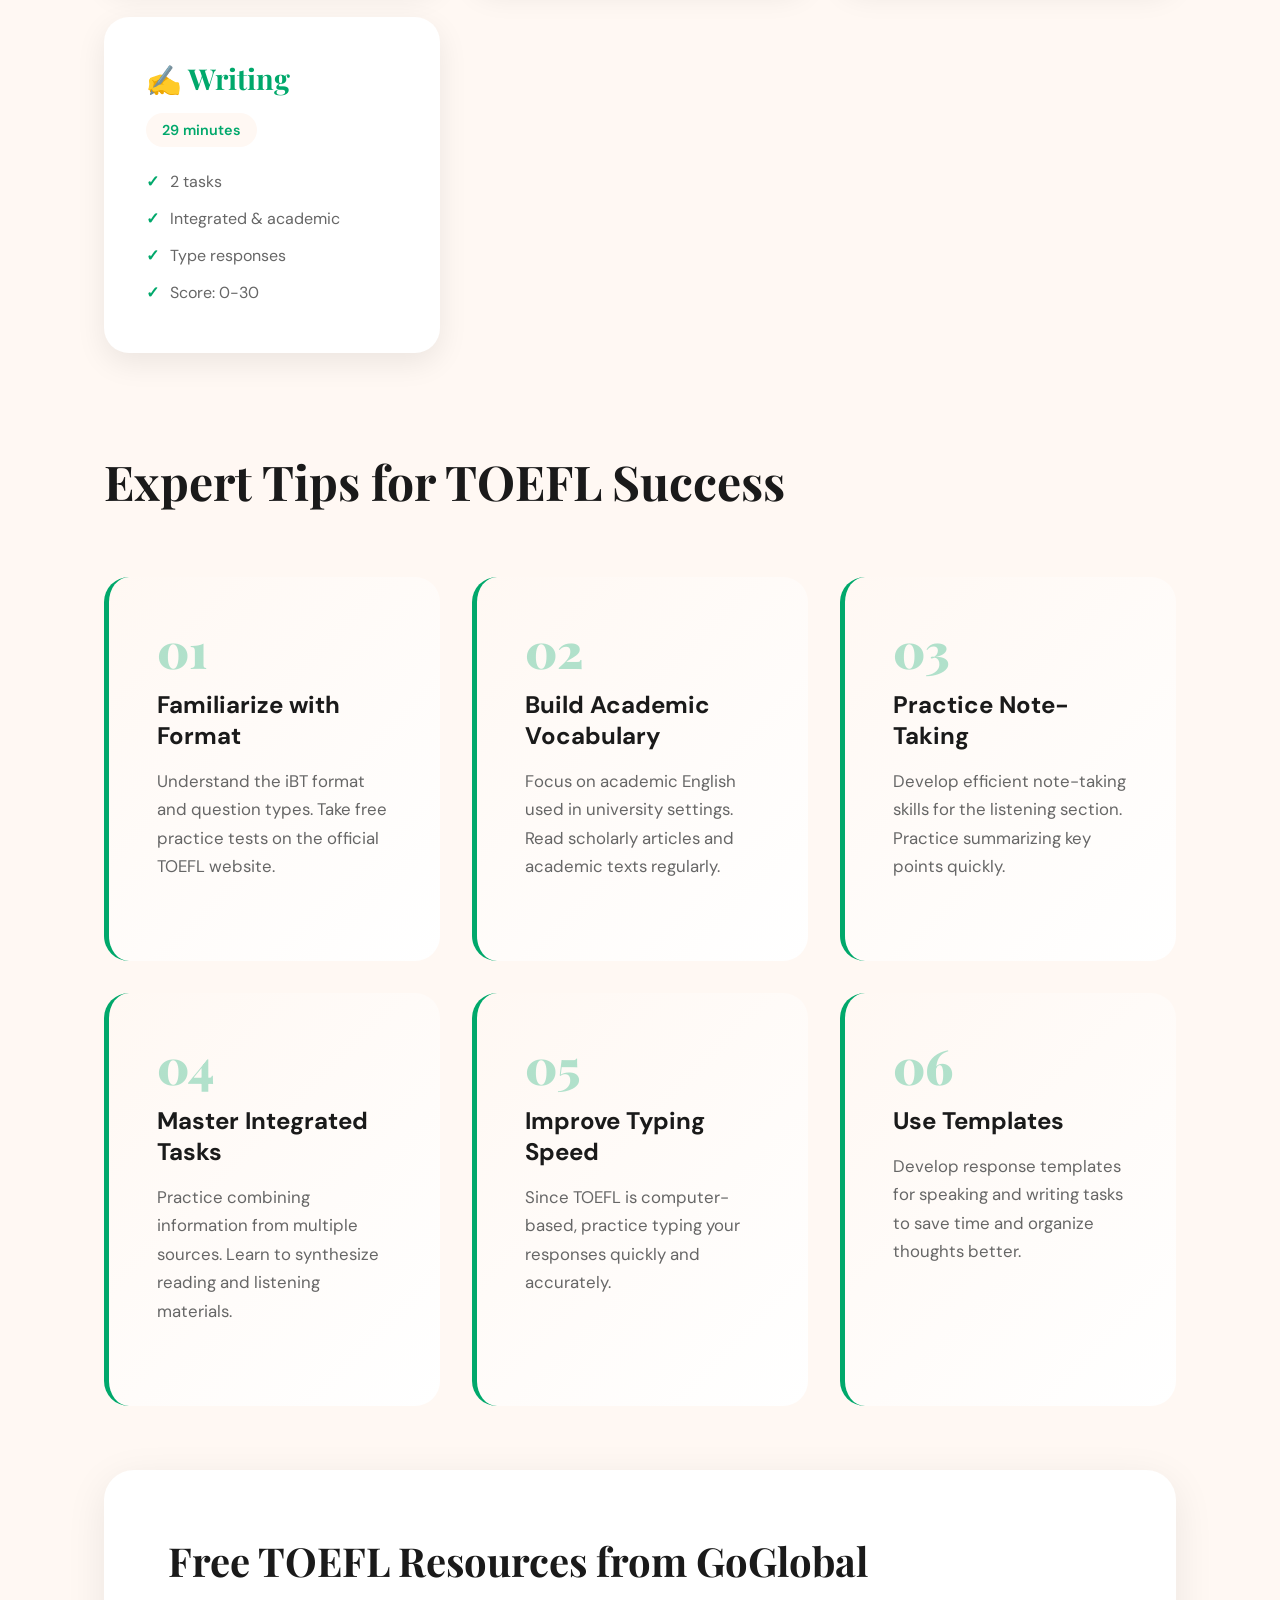
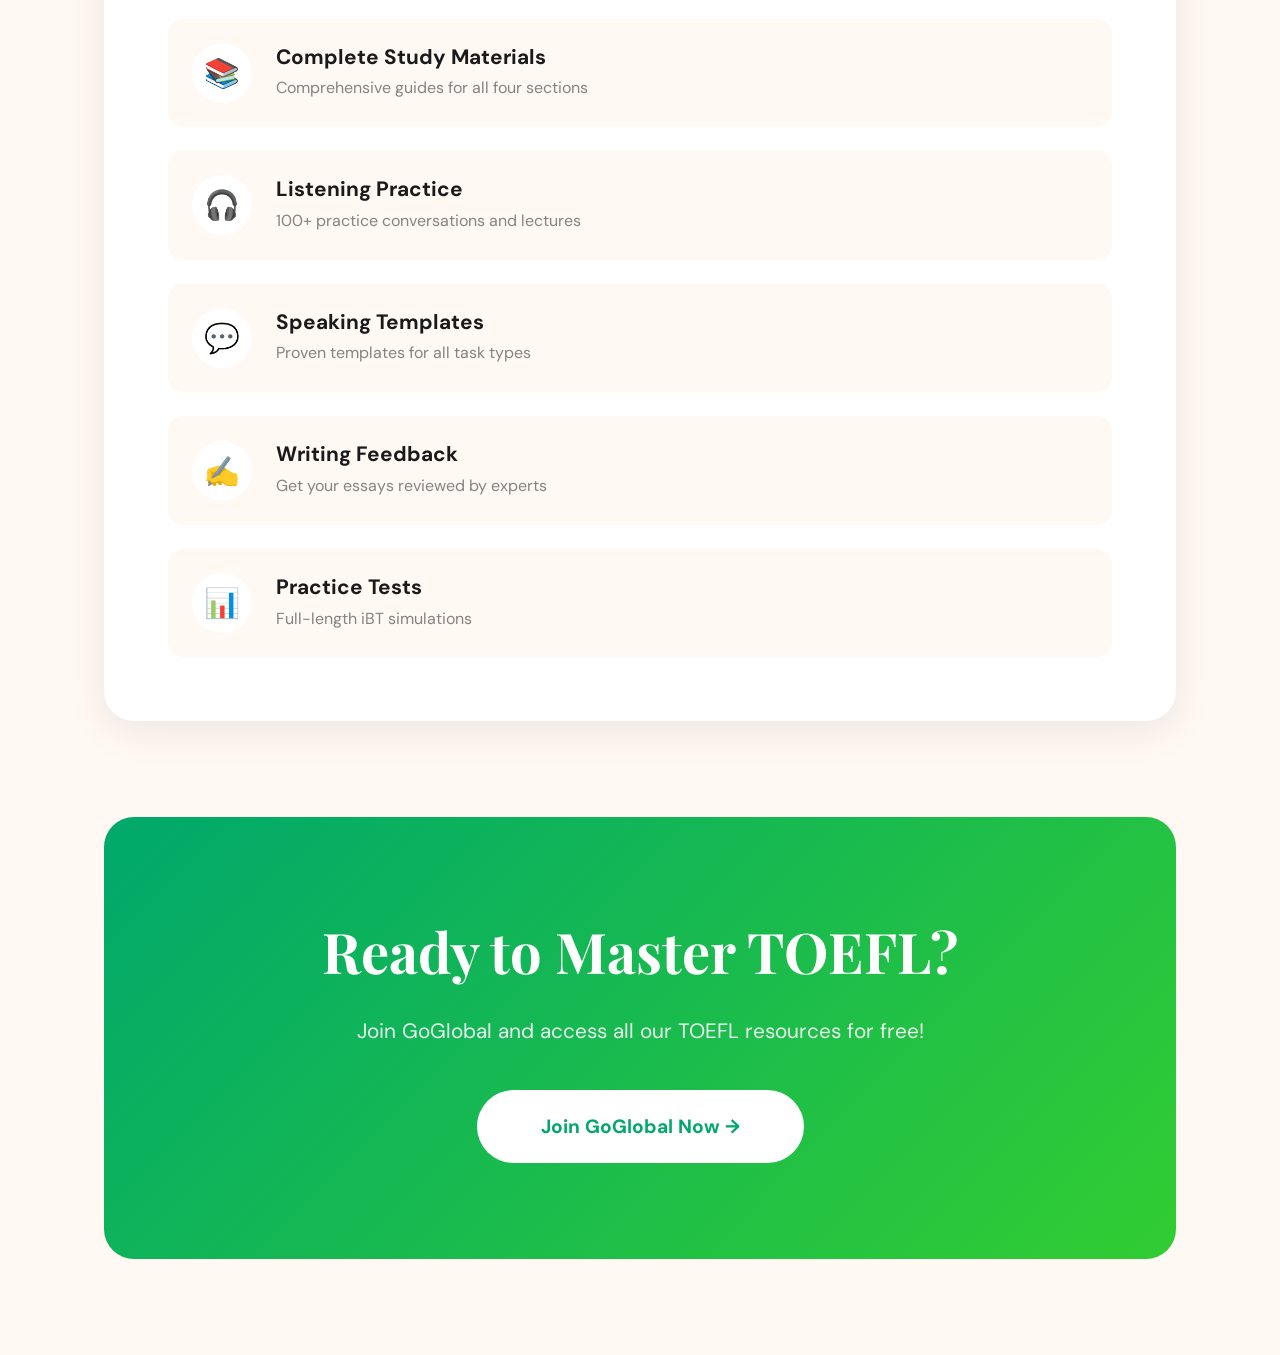
<file: toefl.html>
<!DOCTYPE html>
<html lang="en">
  <head>
    <meta charset="UTF-8" />
    <meta name="viewport" content="width=device-width, initial-scale=1.0" />
    <title>TOEFL Preparation - GoGlobal</title>
    <link
      href="https://fonts.googleapis.com/css2?family=Playfair+Display:wght@700;900&family=DM+Sans:wght@400;500;700&display=swap"
      rel="stylesheet"
    />
    <style>
      * {
        margin: 0;
        padding: 0;
        box-sizing: border-box;
      }

      :root {
        --primary: #c84b4b;
        --primary-dark: #991b1b;
        --accent: #ff6b6b;
        --cream: #fff8f3;
        --dark: #1a1a1a;
        --gray: #666;
        --toefl-color: #00a86b;
      }

      body {
        font-family: "DM Sans", sans-serif;
        background: var(--cream);
        color: var(--dark);
      }

      nav {
        position: fixed;
        top: 0;
        width: 100%;
        padding: 2rem 4rem;
        display: flex;
        justify-content: space-between;
        align-items: center;
        z-index: 1000;
        background: rgba(255, 248, 243, 0.95);
        backdrop-filter: blur(10px);
        border-bottom: 1px solid rgba(200, 75, 75, 0.1);
      }

      .logo {
        font-family: "Playfair Display", serif;
        font-size: 2rem;
        font-weight: 900;
        color: var(--primary);
      }

      .back-btn {
        padding: 0.8rem 2rem;
        background: var(--primary);
        color: white;
        text-decoration: none;
        border-radius: 50px;
        font-weight: 600;
        transition: all 0.3s;
      }

      .back-btn:hover {
        background: var(--primary-dark);
        transform: translateY(-2px);
        box-shadow: 0 10px 30px rgba(200, 75, 75, 0.3);
      }

      .detail-hero {
        padding: 150px 4rem 80px;
        background: linear-gradient(135deg, var(--toefl-color), #32cd32);
        position: relative;
        overflow: hidden;
      }

      .detail-hero::before {
        content: "";
        position: absolute;
        top: -50%;
        right: -20%;
        width: 60%;
        height: 150%;
        background: radial-gradient(circle, rgba(255, 255, 255, 0.1) 0%, transparent 70%);
        animation: float-rotate 20s infinite;
      }

      @keyframes float-rotate {
        0%,
        100% {
          transform: rotate(0deg);
        }
        50% {
          transform: rotate(180deg);
        }
      }

      .hero-content {
        max-width: 1200px;
        margin: 0 auto;
        position: relative;
        z-index: 1;
      }

      .exam-badge {
        display: inline-block;
        padding: 0.5rem 1.5rem;
        background: rgba(255, 255, 255, 0.2);
        backdrop-filter: blur(10px);
        border-radius: 50px;
        color: white;
        font-size: 0.9rem;
        font-weight: 600;
        margin-bottom: 1.5rem;
      }

      .detail-hero h1 {
        font-family: "Playfair Display", serif;
        font-size: clamp(3rem, 7vw, 6rem);
        font-weight: 900;
        color: white;
        margin-bottom: 1.5rem;
        line-height: 1.1;
      }

      .detail-hero p {
        font-size: 1.5rem;
        color: rgba(255, 255, 255, 0.95);
        max-width: 700px;
        line-height: 1.6;
      }

      .stats-bar {
        background: white;
        padding: 3rem 4rem;
        margin: -50px 4rem 0;
        border-radius: 30px;
        box-shadow: 0 20px 60px rgba(0, 0, 0, 0.1);
        position: relative;
        z-index: 10;
        display: grid;
        grid-template-columns: repeat(auto-fit, minmax(200px, 1fr));
        gap: 3rem;
      }

      .stat-item {
        text-align: center;
      }

      .stat-icon {
        font-size: 3rem;
        margin-bottom: 1rem;
      }

      .stat-value {
        font-family: "Playfair Display", serif;
        font-size: 2.5rem;
        font-weight: 900;
        color: var(--toefl-color);
        display: block;
      }

      .stat-label {
        color: var(--gray);
        margin-top: 0.5rem;
      }

      .content-section {
        max-width: 1200px;
        margin: 6rem auto;
        padding: 0 4rem;
      }

      .content-section h2 {
        font-family: "Playfair Display", serif;
        font-size: 3rem;
        color: var(--dark);
        margin-bottom: 2rem;
      }

      .content-section p {
        font-size: 1.2rem;
        line-height: 1.8;
        color: var(--gray);
        margin-bottom: 2rem;
      }

      .test-structure {
        display: grid;
        grid-template-columns: repeat(auto-fit, minmax(250px, 1fr));
        gap: 2rem;
        margin: 4rem 0;
      }

      .structure-card {
        background: white;
        padding: 2.5rem;
        border-radius: 25px;
        box-shadow: 0 10px 30px rgba(0, 0, 0, 0.08);
        transition: all 0.4s;
        border: 2px solid transparent;
      }

      .structure-card:hover {
        transform: translateY(-10px);
        border-color: var(--toefl-color);
        box-shadow: 0 20px 50px rgba(0, 168, 107, 0.2);
      }

      .structure-card h3 {
        font-family: "Playfair Display", serif;
        font-size: 1.8rem;
        color: var(--toefl-color);
        margin-bottom: 1rem;
      }

      .duration {
        background: var(--cream);
        padding: 0.5rem 1rem;
        border-radius: 50px;
        display: inline-block;
        font-size: 0.9rem;
        font-weight: 600;
        color: var(--toefl-color);
        margin-bottom: 1rem;
      }

      .structure-card ul {
        list-style: none;
        padding: 0;
      }

      .structure-card li {
        padding: 0.5rem 0;
        padding-left: 1.5rem;
        position: relative;
        color: var(--gray);
      }

      .structure-card li::before {
        content: "✓";
        position: absolute;
        left: 0;
        color: var(--toefl-color);
        font-weight: bold;
      }

      .tips-grid {
        display: grid;
        grid-template-columns: repeat(auto-fit, minmax(300px, 1fr));
        gap: 2rem;
        margin: 4rem 0;
      }

      .tip-card {
        background: linear-gradient(135deg, #fff8f3, white);
        padding: 3rem;
        border-radius: 25px;
        border-left: 5px solid var(--toefl-color);
        transition: all 0.3s;
      }

      .tip-card:hover {
        transform: translateX(10px);
        box-shadow: 0 15px 40px rgba(0, 168, 107, 0.15);
      }

      .tip-number {
        font-family: "Playfair Display", serif;
        font-size: 3rem;
        font-weight: 900;
        color: var(--toefl-color);
        opacity: 0.3;
        line-height: 1;
      }

      .tip-card h4 {
        font-size: 1.5rem;
        margin: 1rem 0;
        color: var(--dark);
      }

      .tip-card p {
        color: var(--gray);
        font-size: 1.05rem;
        line-height: 1.7;
      }

      .resources {
        background: white;
        padding: 4rem;
        border-radius: 30px;
        margin: 4rem 0;
        box-shadow: 0 10px 40px rgba(0, 0, 0, 0.08);
      }

      .resources h3 {
        font-family: "Playfair Display", serif;
        font-size: 2.5rem;
        color: var(--dark);
        margin-bottom: 2rem;
      }

      .resource-list {
        display: grid;
        gap: 1.5rem;
      }

      .resource-item {
        display: flex;
        align-items: center;
        gap: 1.5rem;
        padding: 1.5rem;
        background: var(--cream);
        border-radius: 15px;
        transition: all 0.3s;
      }

      .resource-item:hover {
        background: var(--toefl-color);
        color: white;
        transform: translateX(10px);
      }

      .resource-icon {
        width: 60px;
        height: 60px;
        background: white;
        border-radius: 50%;
        display: flex;
        align-items: center;
        justify-content: center;
        font-size: 1.8rem;
        flex-shrink: 0;
      }

      .resource-item:hover .resource-icon {
        background: var(--cream);
      }

      .resource-info h4 {
        font-size: 1.3rem;
        margin-bottom: 0.3rem;
      }

      .resource-info p {
        font-size: 1rem;
        opacity: 0.8;
        margin: 0;
      }

      .cta-detail {
        background: linear-gradient(135deg, var(--toefl-color), #32cd32);
        padding: 6rem 4rem;
        text-align: center;
        border-radius: 30px;
        margin: 6rem 0;
      }

      .cta-detail h2 {
        font-family: "Playfair Display", serif;
        font-size: 3.5rem;
        color: white;
        margin-bottom: 1.5rem;
      }

      .cta-detail p {
        font-size: 1.3rem;
        color: rgba(255, 255, 255, 0.9);
        margin-bottom: 2.5rem;
      }

      .cta-btn {
        display: inline-block;
        padding: 1.5rem 4rem;
        background: white;
        color: var(--toefl-color);
        text-decoration: none;
        border-radius: 50px;
        font-weight: 700;
        font-size: 1.2rem;
        transition: all 0.4s;
      }

      .cta-btn:hover {
        transform: translateY(-5px) scale(1.05);
        box-shadow: 0 20px 50px rgba(0, 0, 0, 0.3);
      }

      @media (max-width: 768px) {
        nav {
          padding: 1.5rem 2rem;
        }

        .detail-hero {
          padding: 120px 2rem 60px;
        }

        .detail-hero h1 {
          font-size: 2.5rem;
        }

        .detail-hero p {
          font-size: 1.1rem;
        }

        .stats-bar {
          margin: -50px 2rem 0;
          padding: 2rem;
          grid-template-columns: 1fr;
          gap: 2rem;
        }

        .content-section {
          padding: 0 2rem;
          margin: 4rem auto;
        }

        .content-section h2 {
          font-size: 2rem;
        }

        .test-structure,
        .tips-grid {
          grid-template-columns: 1fr;
        }

        .resources {
          padding: 2rem;
        }

        .cta-detail {
          padding: 4rem 2rem;
        }

        .cta-detail h2 {
          font-size: 2.5rem;
        }
      }
    </style>
  </head>
  <body>
    <nav>
      <div class="logo">GoGlobal</div>
      <a href="goglobal-landing.html" class="back-btn">← Back to Home</a>
    </nav>

    <section class="detail-hero">
      <div class="hero-content">
        <span class="exam-badge">🌍 English Proficiency Test</span>
        <h1>TOEFL Preparation</h1>
        <p>Excel in the Test of English as a Foreign Language with comprehensive preparation and practice materials.</p>
      </div>
    </section>

    <div class="stats-bar">
      <div class="stat-item">
        <div class="stat-icon">⏱️</div>
        <span class="stat-value">3 hours</span>
        <div class="stat-label">Test Duration</div>
      </div>
      <div class="stat-item">
        <div class="stat-icon">📝</div>
        <span class="stat-value">4</span>
        <div class="stat-label">Sections</div>
      </div>
      <div class="stat-item">
        <div class="stat-icon">🎯</div>
        <span class="stat-value">120</span>
        <div class="stat-label">Maximum Score</div>
      </div>
      <div class="stat-item">
        <div class="stat-icon">🏫</div>
        <span class="stat-value">11,500+</span>
        <div class="stat-label">Institutions Accept</div>
      </div>
    </div>

    <div class="content-section">
      <h2>What is TOEFL?</h2>
      <p>
        The Test of English as a Foreign Language (TOEFL) is the most widely respected English-language test in the
        world, recognized by more than 11,500 universities and other institutions in over 160 countries.
      </p>
      <p>
        TOEFL iBT measures your ability to use and understand English at the university level. It evaluates how well you
        combine your reading, listening, speaking and writing skills to perform academic tasks.
      </p>

      <h2 style="margin-top: 4rem">Test Structure</h2>
      <div class="test-structure">
        <div class="structure-card">
          <h3>📖 Reading</h3>
          <span class="duration">35 minutes</span>
          <ul>
            <li>2 passages</li>
            <li>10 questions each</li>
            <li>Academic texts</li>
            <li>Score: 0-30</li>
          </ul>
        </div>

        <div class="structure-card">
          <h3>🎧 Listening</h3>
          <span class="duration">36 minutes</span>
          <ul>
            <li>3 lectures</li>
            <li>2 conversations</li>
            <li>28 questions total</li>
            <li>Score: 0-30</li>
          </ul>
        </div>

        <div class="structure-card">
          <h3>💬 Speaking</h3>
          <span class="duration">16 minutes</span>
          <ul>
            <li>4 tasks</li>
            <li>Independent & integrated</li>
            <li>Record responses</li>
            <li>Score: 0-30</li>
          </ul>
        </div>

        <div class="structure-card">
          <h3>✍️ Writing</h3>
          <span class="duration">29 minutes</span>
          <ul>
            <li>2 tasks</li>
            <li>Integrated & academic</li>
            <li>Type responses</li>
            <li>Score: 0-30</li>
          </ul>
        </div>
      </div>

      <h2 style="margin-top: 6rem">Expert Tips for TOEFL Success</h2>
      <div class="tips-grid">
        <div class="tip-card">
          <div class="tip-number">01</div>
          <h4>Familiarize with Format</h4>
          <p>Understand the iBT format and question types. Take free practice tests on the official TOEFL website.</p>
        </div>

        <div class="tip-card">
          <div class="tip-number">02</div>
          <h4>Build Academic Vocabulary</h4>
          <p>
            Focus on academic English used in university settings. Read scholarly articles and academic texts regularly.
          </p>
        </div>

        <div class="tip-card">
          <div class="tip-number">03</div>
          <h4>Practice Note-Taking</h4>
          <p>
            Develop efficient note-taking skills for the listening section. Practice summarizing key points quickly.
          </p>
        </div>

        <div class="tip-card">
          <div class="tip-number">04</div>
          <h4>Master Integrated Tasks</h4>
          <p>
            Practice combining information from multiple sources. Learn to synthesize reading and listening materials.
          </p>
        </div>

        <div class="tip-card">
          <div class="tip-number">05</div>
          <h4>Improve Typing Speed</h4>
          <p>Since TOEFL is computer-based, practice typing your responses quickly and accurately.</p>
        </div>

        <div class="tip-card">
          <div class="tip-number">06</div>
          <h4>Use Templates</h4>
          <p>Develop response templates for speaking and writing tasks to save time and organize thoughts better.</p>
        </div>
      </div>

      <div class="resources">
        <h3>Free TOEFL Resources from GoGlobal</h3>
        <div class="resource-list">
          <div class="resource-item">
            <div class="resource-icon">📚</div>
            <div class="resource-info">
              <h4>Complete Study Materials</h4>
              <p>Comprehensive guides for all four sections</p>
            </div>
          </div>

          <div class="resource-item">
            <div class="resource-icon">🎧</div>
            <div class="resource-info">
              <h4>Listening Practice</h4>
              <p>100+ practice conversations and lectures</p>
            </div>
          </div>

          <div class="resource-item">
            <div class="resource-icon">💬</div>
            <div class="resource-info">
              <h4>Speaking Templates</h4>
              <p>Proven templates for all task types</p>
            </div>
          </div>

          <div class="resource-item">
            <div class="resource-icon">✍️</div>
            <div class="resource-info">
              <h4>Writing Feedback</h4>
              <p>Get your essays reviewed by experts</p>
            </div>
          </div>

          <div class="resource-item">
            <div class="resource-icon">📊</div>
            <div class="resource-info">
              <h4>Practice Tests</h4>
              <p>Full-length iBT simulations</p>
            </div>
          </div>
        </div>
      </div>

      <div class="cta-detail">
        <h2>Ready to Master TOEFL?</h2>
        <p>Join GoGlobal and access all our TOEFL resources for free!</p>
        <a href="#" class="cta-btn">Join GoGlobal Now →</a>
      </div>
    </div>
  </body>
</html>
</file>
